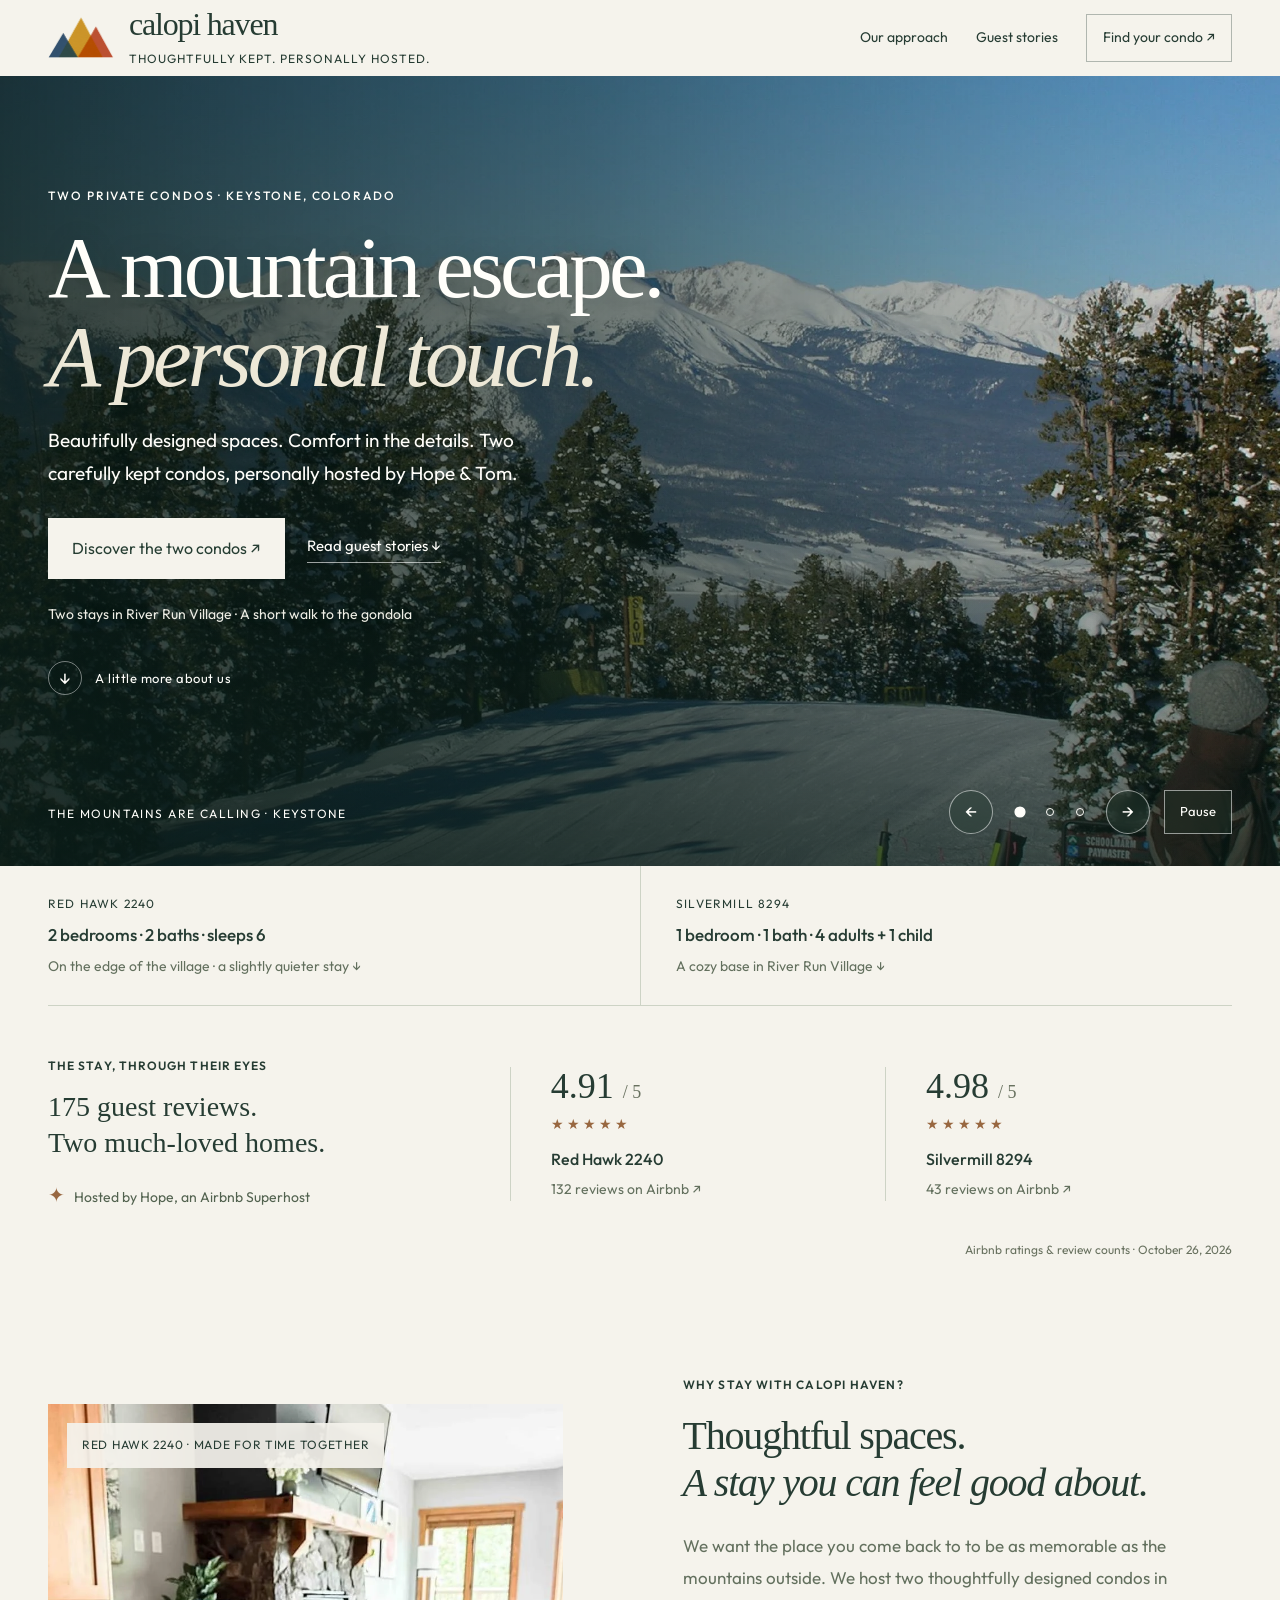
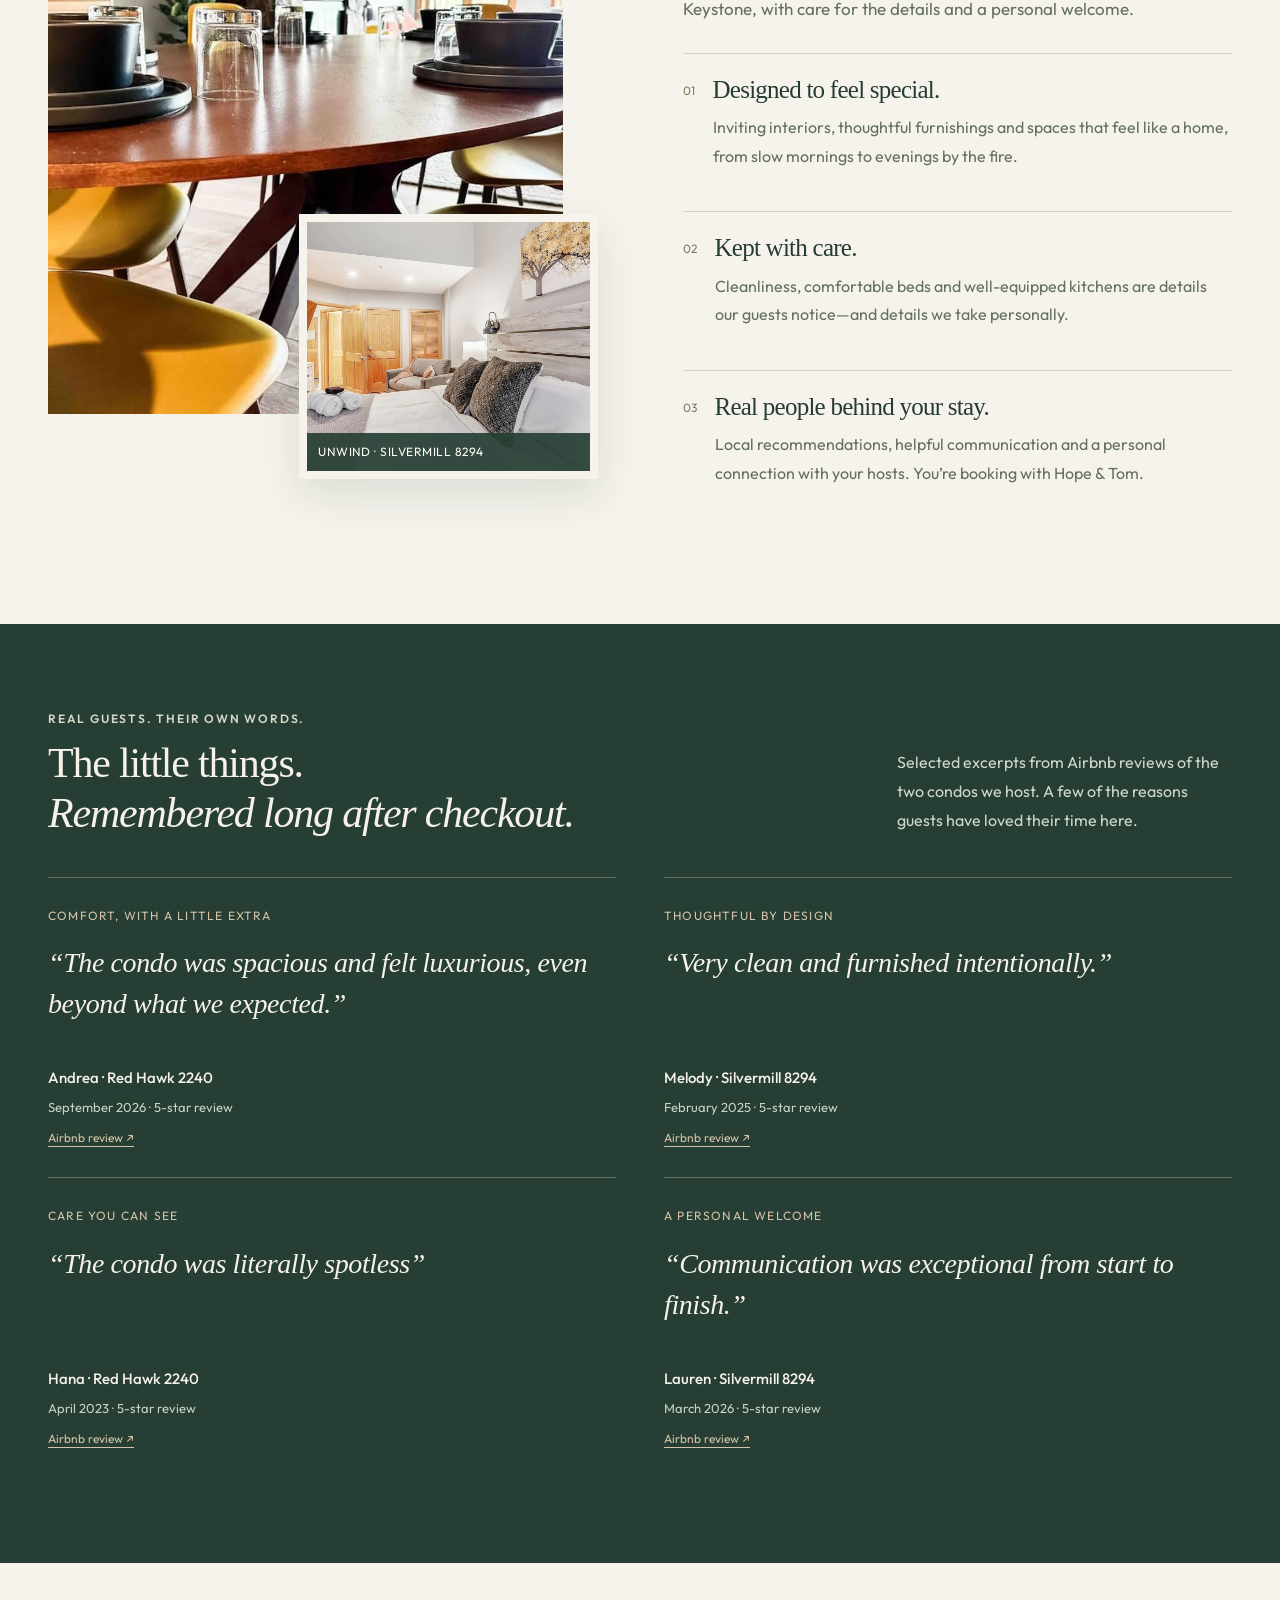
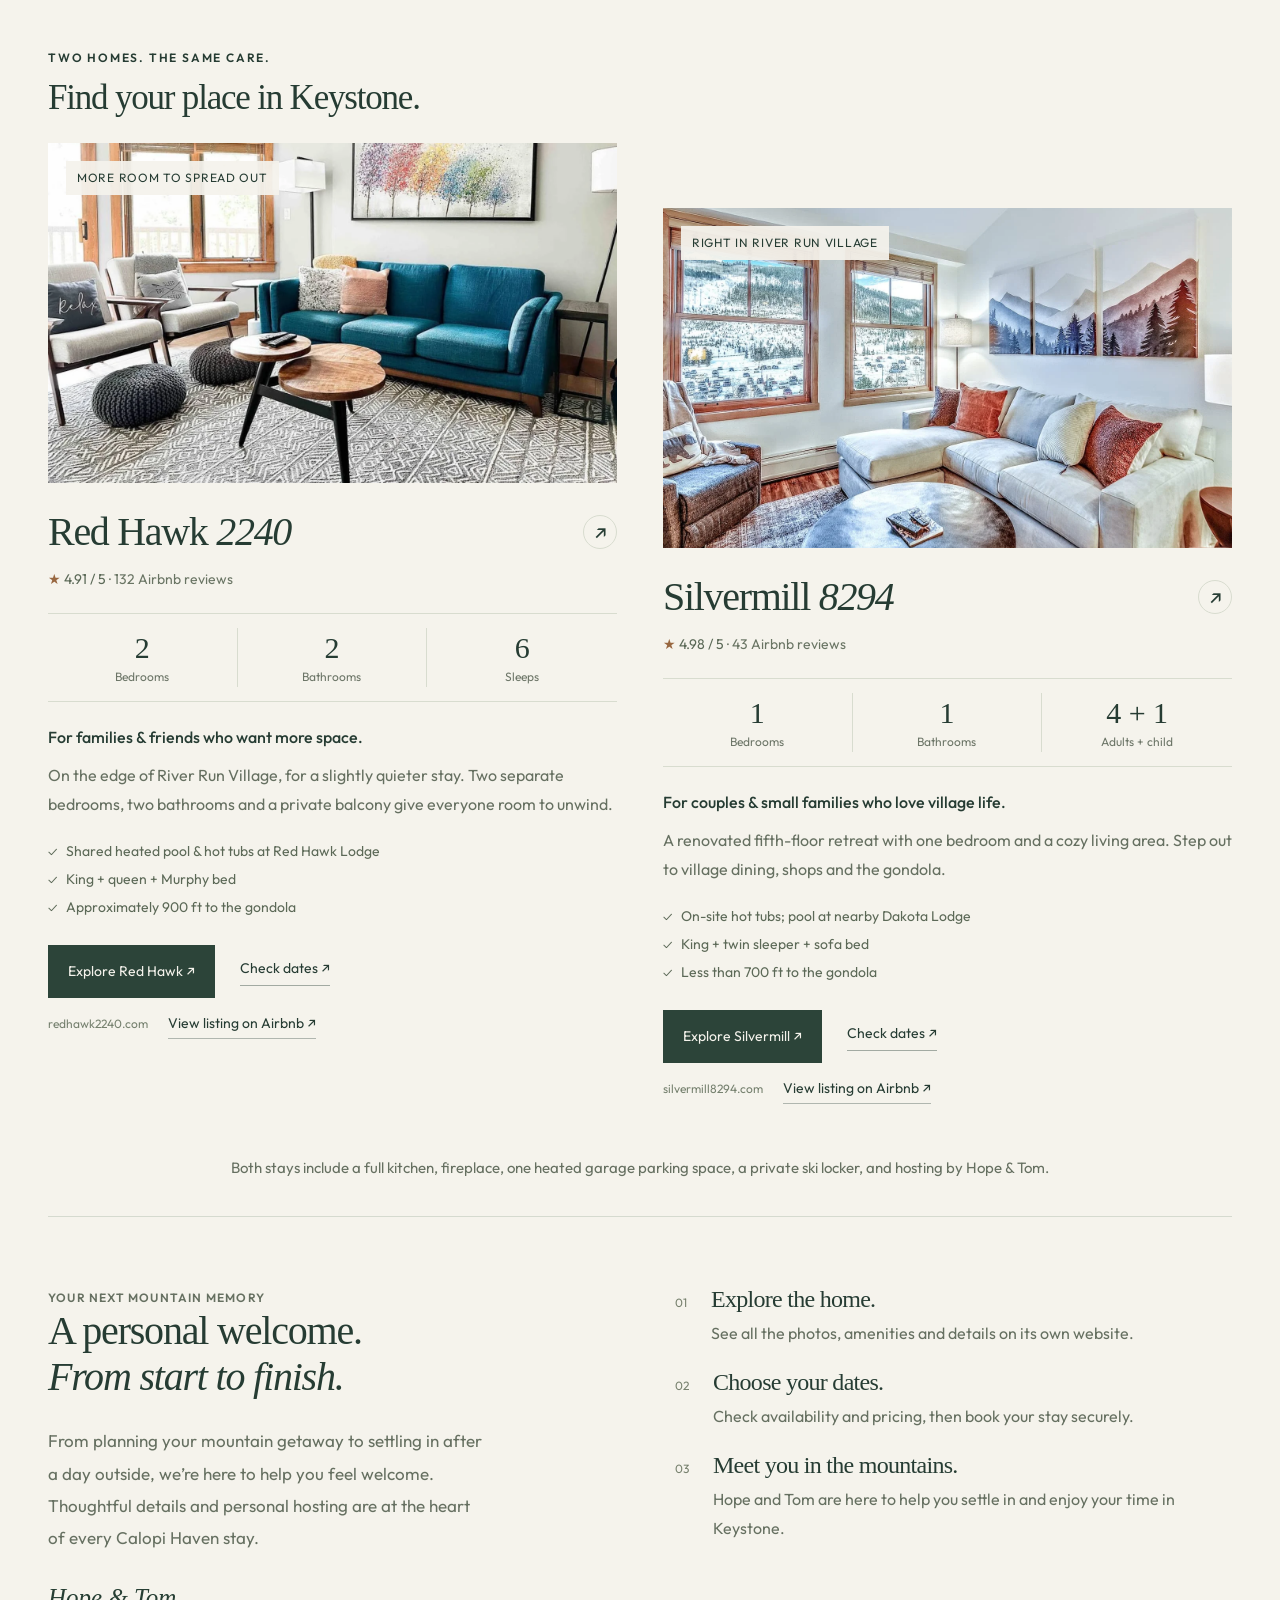
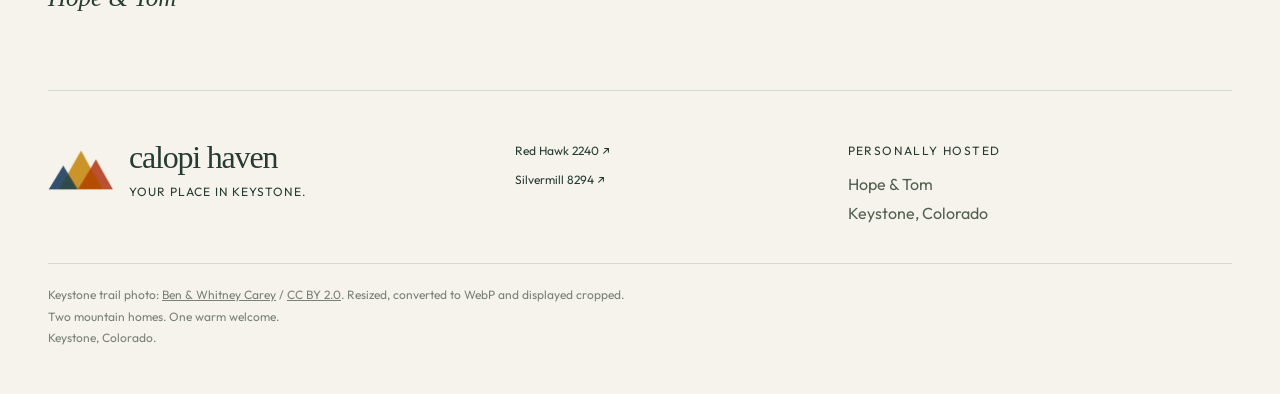
<file: index.html>
<!DOCTYPE html>

<html lang="en"><head><meta charset="utf-8"/><meta content="width=device-width,initial-scale=1" name="viewport"/><meta content="noindex,nofollow" name="robots"/><title>Calopi Haven | Thoughtfully designed Keystone stays</title><meta content="Beautifully designed, carefully maintained Keystone condos, personally hosted by Hope &amp; Tom. Discover why guests love Red Hawk 2240 and Silvermill 8294, then choose your mountain stay." name="description"/><link href="assets/mountains-favicon-transparent.png" rel="icon" type="image/png"/><link href="styles.css" rel="stylesheet"/><link href="calopi.css" rel="stylesheet"/></head><body class="alpine haven"><a class="skip-link" href="#main">Skip to content</a><header class="haven-header"><a aria-label="Calopi Haven home" class="haven-brand" data-preview-path="index.html" href="https://calopihaven.com/"><img alt="" class="calopi-logo" height="350" src="assets/mountains-logo-transparent.png" width="535"/><span>calopi haven<small>THOUGHTFULLY KEPT. PERSONALLY HOSTED.</small></span></a><nav aria-label="Main navigation"><a href="#experience">Our approach</a><a href="#reviews">Guest stories</a><a class="haven-outline" href="#stays">Find your condo ↗</a></nav></header><main id="main"><section aria-label="A personal mountain escape" class="choice-hero immersive-hero"><div class="choice-hero-copy"><p class="eyebrow">TWO PRIVATE CONDOS · KEYSTONE, COLORADO</p><h1>A mountain escape.<br/><em>A personal touch.</em></h1><p>Beautifully designed spaces. Comfort in the details. Two carefully kept condos, personally hosted by Hope &amp; Tom.</p><div class="hero-actions"><a class="haven-dark-button" href="#stays">Discover the two condos ↗</a><a class="haven-text-link" href="#reviews">Read guest stories ↓</a></div><p class="hero-location">Two stays in River Run Village · A short walk to the gondola</p><a class="hero-scroll" href="#experience"><span aria-hidden="true">↓</span> A little more about us</a></div><div aria-label="A glimpse of our Keystone stays" aria-roledescription="carousel" class="haven-slider hero-slideshow" data-autoplay="true" data-slider="" role="region" tabindex="0"><div class="slider-window"><div class="slider-track"><div aria-label="1 of 3" aria-roledescription="slide" class="slider-frame" data-caption="THE MOUNTAINS ARE CALLING · KEYSTONE" role="group"><img alt="A skier on the Schoolmarm trail at Keystone, overlooking the snowy Tenmile Range" fetchpriority="high" height="1532" src="assets/keystone-schoolmarm.webp" width="2048"/></div><div aria-label="2 of 3" aria-roledescription="slide" class="slider-frame" data-caption="ROOM TO COME TOGETHER · RED HAWK 2240" role="group"><img alt="Red Hawk’s thoughtfully designed living room, with a teal sofa, fireplace and space to gather" fetchpriority="low" height="1080" src="assets/photo-01.webp" width="1440"/></div><div aria-label="3 of 3" aria-roledescription="slide" class="slider-frame" data-caption="YOUR VILLAGE RETREAT · SILVERMILL 8294" role="group"><img alt="Silvermill’s inviting living room with bright windows and mountain-inspired artwork" fetchpriority="low" height="1080" src="assets/silvermill/08.webp" width="1440"/></div></div></div><div aria-live="off" class="slider-caption">THE MOUNTAINS ARE CALLING · KEYSTONE</div><div class="slider-controls"><button aria-label="Previous photo" data-prev="" type="button">←</button><div aria-label="Choose a photo" class="slider-dots"></div><button aria-label="Next photo" data-next="" type="button">→</button><button aria-label="Pause slideshow" aria-pressed="false" data-pause="" type="button">Pause</button></div><span aria-atomic="true" aria-live="polite" class="slider-announcement sr-only"></span></div></section>
<div aria-label="Choose between our two properties" class="quick-choices haven-wrap"><a href="#redhawk"><span>RED HAWK 2240</span><strong>2 bedrooms · 2 baths · sleeps 6</strong><small>On the edge of the village · a slightly quieter stay ↓</small></a><a href="#silvermill"><span>SILVERMILL 8294</span><strong>1 bedroom · 1 bath · 4 adults + 1 child</strong><small>A cozy base in River Run Village ↓</small></a></div><section aria-label="Airbnb guest ratings" class="guest-proof haven-wrap"><div class="proof-intro"><span class="eyebrow">THE STAY, THROUGH THEIR EYES</span><strong>175 guest reviews.<br/>Two much-loved homes.</strong><p class="superhost-note"><span aria-hidden="true">✦</span> Hosted by Hope, an Airbnb Superhost</p></div><a href="https://www.airbnb.com/rooms/45842208?modal=REVIEWS" rel="noopener" target="_blank"><span class="rating-number">4.91 <small>/ 5</small></span><span aria-label="Airbnb rating" class="rating-stars">★★★★★</span><strong>Red Hawk 2240</strong><span>132 reviews on Airbnb ↗</span></a><a href="https://www.airbnb.com/rooms/1237080165740047360?modal=REVIEWS" rel="noopener" target="_blank"><span class="rating-number">4.98 <small>/ 5</small></span><span aria-label="Airbnb rating" class="rating-stars">★★★★★</span><strong>Silvermill 8294</strong><span>43 reviews on Airbnb ↗</span></a><p class="proof-date">Airbnb ratings &amp; review counts · October 26, 2026</p></section>
<section class="experience-section haven-wrap" id="experience"><div class="experience-photo photo-composition" data-reveal="left"><img alt="Thoughtfully styled Red Hawk dining space with mountain-inspired colors and a table for gathering" height="1080" loading="lazy" src="assets/photo-03.webp" width="1440"/><span>RED HAWK 2240 · MADE FOR TIME TOGETHER</span><figure class="floating-photo"><img alt="Silvermill’s king bedroom, with soft bedding and carefully chosen furnishings" height="1080" loading="lazy" src="assets/silvermill/21.webp" width="1440"/><figcaption>UNWIND · SILVERMILL 8294</figcaption></figure></div><div class="experience-copy" data-reveal="right"><p class="eyebrow">WHY STAY WITH CALOPI HAVEN?</p><h2>Thoughtful spaces.<br/><em>A stay you can feel good about.</em></h2><p>We want the place you come back to to be as memorable as the mountains outside. We host two thoughtfully designed condos in Keystone, with care for the details and a personal welcome.</p><div class="care-point"><span>01</span><div><h3>Designed to feel special.</h3><p>Inviting interiors, thoughtful furnishings and spaces that feel like a home, from slow mornings to evenings by the fire.</p></div></div><div class="care-point"><span>02</span><div><h3>Kept with care.</h3><p>Cleanliness, comfortable beds and well-equipped kitchens are details our guests notice—and details we take personally.</p></div></div><div class="care-point"><span>03</span><div><h3>Real people behind your stay.</h3><p>Local recommendations, helpful communication and a personal connection with your hosts. You’re booking with Hope &amp; Tom.</p></div></div></div></section><section class="reviews-section" id="reviews"><div class="haven-wrap"><div class="haven-section-top"><div><p class="eyebrow">REAL GUESTS. THEIR OWN WORDS.</p><h2>The little things.<br/><em>Remembered long after checkout.</em></h2></div><p class="reviews-intro">Selected excerpts from Airbnb reviews of the two condos we host. A few of the reasons guests have loved their time here.</p></div><div class="review-grid"><figure class="guest-review" data-reveal="left"><p class="review-theme">COMFORT, WITH A LITTLE EXTRA</p><blockquote>“The condo was spacious and felt luxurious, even beyond what we expected.”</blockquote><figcaption><strong>Andrea · Red Hawk 2240</strong><span>September 2026 · 5-star review</span><a href="https://www.airbnb.com/rooms/45842208?modal=REVIEWS" rel="noopener" target="_blank">Airbnb review ↗</a></figcaption></figure><figure class="guest-review" data-reveal="right"><p class="review-theme">THOUGHTFUL BY DESIGN</p><blockquote>“Very clean and furnished intentionally.”</blockquote><figcaption><strong>Melody · Silvermill 8294</strong><span>February 2025 · 5-star review</span><a href="https://www.airbnb.com/rooms/1237080165740047360?modal=REVIEWS" rel="noopener" target="_blank">Airbnb review ↗</a></figcaption></figure><figure class="guest-review" data-reveal="left"><p class="review-theme">CARE YOU CAN SEE</p><blockquote>“The condo was literally spotless”</blockquote><figcaption><strong>Hana · Red Hawk 2240</strong><span>April 2023 · 5-star review</span><a href="https://www.airbnb.com/rooms/45842208?modal=REVIEWS" rel="noopener" target="_blank">Airbnb review ↗</a></figcaption></figure><figure class="guest-review" data-reveal="right"><p class="review-theme">A PERSONAL WELCOME</p><blockquote>“Communication was exceptional from start to finish.”</blockquote><figcaption><strong>Lauren · Silvermill 8294</strong><span>March 2026 · 5-star review</span><a href="https://www.airbnb.com/rooms/1237080165740047360?modal=REVIEWS" rel="noopener" target="_blank">Airbnb review ↗</a></figcaption></figure></div></div></section><section class="haven-stays haven-wrap" id="stays"><div class="haven-section-top"><div><p class="eyebrow">TWO HOMES. THE SAME CARE.</p><h2>Find your place in Keystone.</h2></div></div><div class="haven-properties"><article class="haven-property" data-reveal="left" id="redhawk"><a class="haven-property-photo" data-preview-path="redhawk.html" href="https://redhawk2240.com/"><img alt="Red Hawk living room with teal sofa and separate dining area" height="1080" src="assets/photo-01.webp" width="1440"/><span>MORE ROOM TO SPREAD OUT</span></a><div class="property-content"><div class="haven-property-heading"><h3>Red Hawk <em>2240</em></h3><a aria-label="Explore Red Hawk 2240" data-preview-path="redhawk.html" href="https://redhawk2240.com/">↗</a></div><p class="property-rating"><span aria-hidden="true">★</span> 4.91 / 5 <span>· 132 Airbnb reviews</span></p><dl class="property-numbers"><div><dt>Bedrooms</dt><dd>2</dd></div><div><dt>Bathrooms</dt><dd>2</dd></div><div><dt>Sleeps</dt><dd>6</dd></div></dl><p class="best-for">For families &amp; friends who want more space.</p><p class="property-intro">On the edge of River Run Village, for a slightly quieter stay. Two separate bedrooms, two bathrooms and a private balcony give everyone room to unwind.</p><ul><li>Shared heated pool &amp; hot tubs at Red Hawk Lodge</li><li>King + queen + Murphy bed</li><li>Approximately 900 ft to the gondola</li></ul><div class="haven-property-actions"><a class="haven-dark-button" data-preview-path="redhawk.html" href="https://redhawk2240.com/">Explore Red Hawk ↗</a><a class="haven-text-link" data-preview-path="redhawk.html#book" href="https://redhawk2240.com/#book">Check dates ↗</a></div><a class="haven-domain" data-preview-path="redhawk.html" href="https://redhawk2240.com/">redhawk2240.com</a><a class="airbnb-listing-link" href="https://www.airbnb.com/rooms/45842208" rel="noopener" target="_blank">View listing on Airbnb ↗</a></div></article><article class="haven-property" data-reveal="right" id="silvermill"><a class="haven-property-photo" data-preview-path="silvermill.html" href="https://silvermill8294.com/"><img alt="Silvermill living room with bright windows overlooking River Run Village" height="1080" src="assets/silvermill/08.webp" width="1440"/><span>RIGHT IN RIVER RUN VILLAGE</span></a><div class="property-content"><div class="haven-property-heading"><h3>Silvermill <em>8294</em></h3><a aria-label="Explore Silvermill 8294" data-preview-path="silvermill.html" href="https://silvermill8294.com/">↗</a></div><p class="property-rating"><span aria-hidden="true">★</span> 4.98 / 5 <span>· 43 Airbnb reviews</span></p><dl class="property-numbers"><div><dt>Bedrooms</dt><dd>1</dd></div><div><dt>Bathrooms</dt><dd>1</dd></div><div><dt>Adults + child</dt><dd>4 + 1</dd></div></dl><p class="best-for">For couples &amp; small families who love village life.</p><p class="property-intro">A renovated fifth-floor retreat with one bedroom and a cozy living area. Step out to village dining, shops and the gondola.</p><ul><li>On-site hot tubs; pool at nearby Dakota Lodge</li><li>King + twin sleeper + sofa bed</li><li>Less than 700 ft to the gondola</li></ul><div class="haven-property-actions"><a class="haven-dark-button" data-preview-path="silvermill.html" href="https://silvermill8294.com/">Explore Silvermill ↗</a><a class="haven-text-link" data-preview-path="silvermill.html#book" href="https://silvermill8294.com/#book">Check dates ↗</a></div><a class="haven-domain" data-preview-path="silvermill.html" href="https://silvermill8294.com/">silvermill8294.com</a><a class="airbnb-listing-link" href="https://www.airbnb.com/rooms/1237080165740047360" rel="noopener" target="_blank">View listing on Airbnb ↗</a></div></article></div><p class="haven-booking-note">Both stays include a full kitchen, fireplace, one heated garage parking space, a private ski locker, and hosting by Hope &amp; Tom.</p></section>
<section class="booking-how haven-wrap" data-reveal="left"><div><p class="eyebrow">YOUR NEXT MOUNTAIN MEMORY</p><h2>A personal welcome.<br/><em>From start to finish.</em></h2><p class="family-story">From planning your mountain getaway to settling in after a day outside, we’re here to help you feel welcome. Thoughtful details and personal hosting are at the heart of every Calopi Haven stay.</p><p class="family-signature">Hope &amp; Tom</p></div><ol><li><span>01</span><div><h3>Explore the home.</h3><p>See all the photos, amenities and details on its own website.</p></div></li><li><span>02</span><div><h3>Choose your dates.</h3><p>Check availability and pricing, then book your stay securely.</p></div></li><li><span>03</span><div><h3>Meet you in the mountains.</h3><p>Hope and Tom are here to help you settle in and enjoy your time in Keystone.</p></div></li></ol></section></main><footer class="haven-footer haven-wrap"><div class="haven-brand"><img alt="" class="calopi-logo" height="350" src="assets/mountains-logo-transparent.png" width="535"/><span>calopi haven<small>YOUR PLACE IN KEYSTONE.</small></span></div><div><a data-preview-path="redhawk.html" href="https://redhawk2240.com/">Red Hawk 2240 ↗</a><a data-preview-path="silvermill.html" href="https://silvermill8294.com/">Silvermill 8294 ↗</a></div><div><span>PERSONALLY HOSTED</span><p class="footer-hosts">Hope &amp; Tom<br/>Keystone, Colorado</p></div><p class="photo-credit">Keystone trail photo: <a href="https://commons.wikimedia.org/wiki/File:Tenmile_Ridge_from_Schoolmarm_Trail,_Keystone_Resort.jpg" rel="noopener" target="_blank">Ben &amp; Whitney Carey</a> / <a href="https://creativecommons.org/licenses/by/2.0/" rel="noopener" target="_blank">CC BY 2.0</a>. Resized, converted to WebP and displayed cropped.<br/>Two mountain homes. One warm welcome.<br/>Keystone, Colorado.</p></footer><script src="site.js"></script><script src="calopi.js"></script></body></html>
</file>
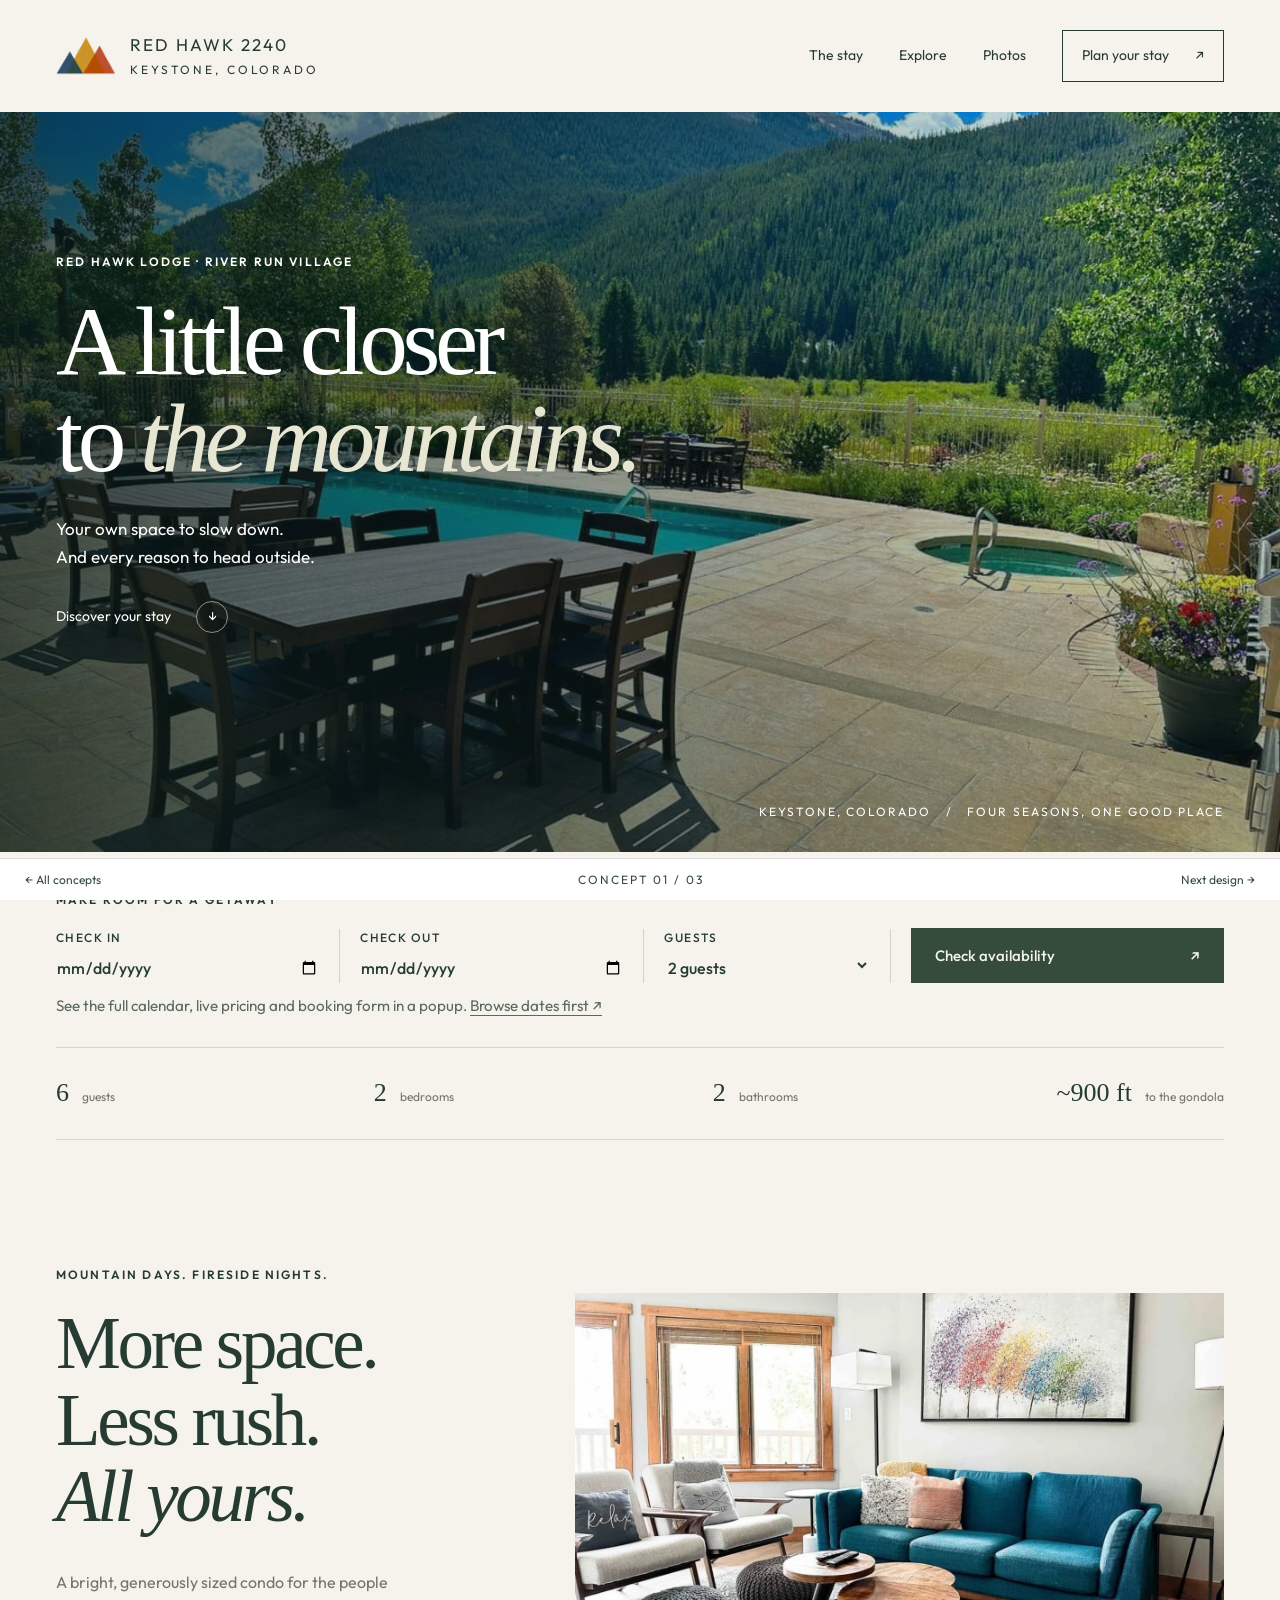
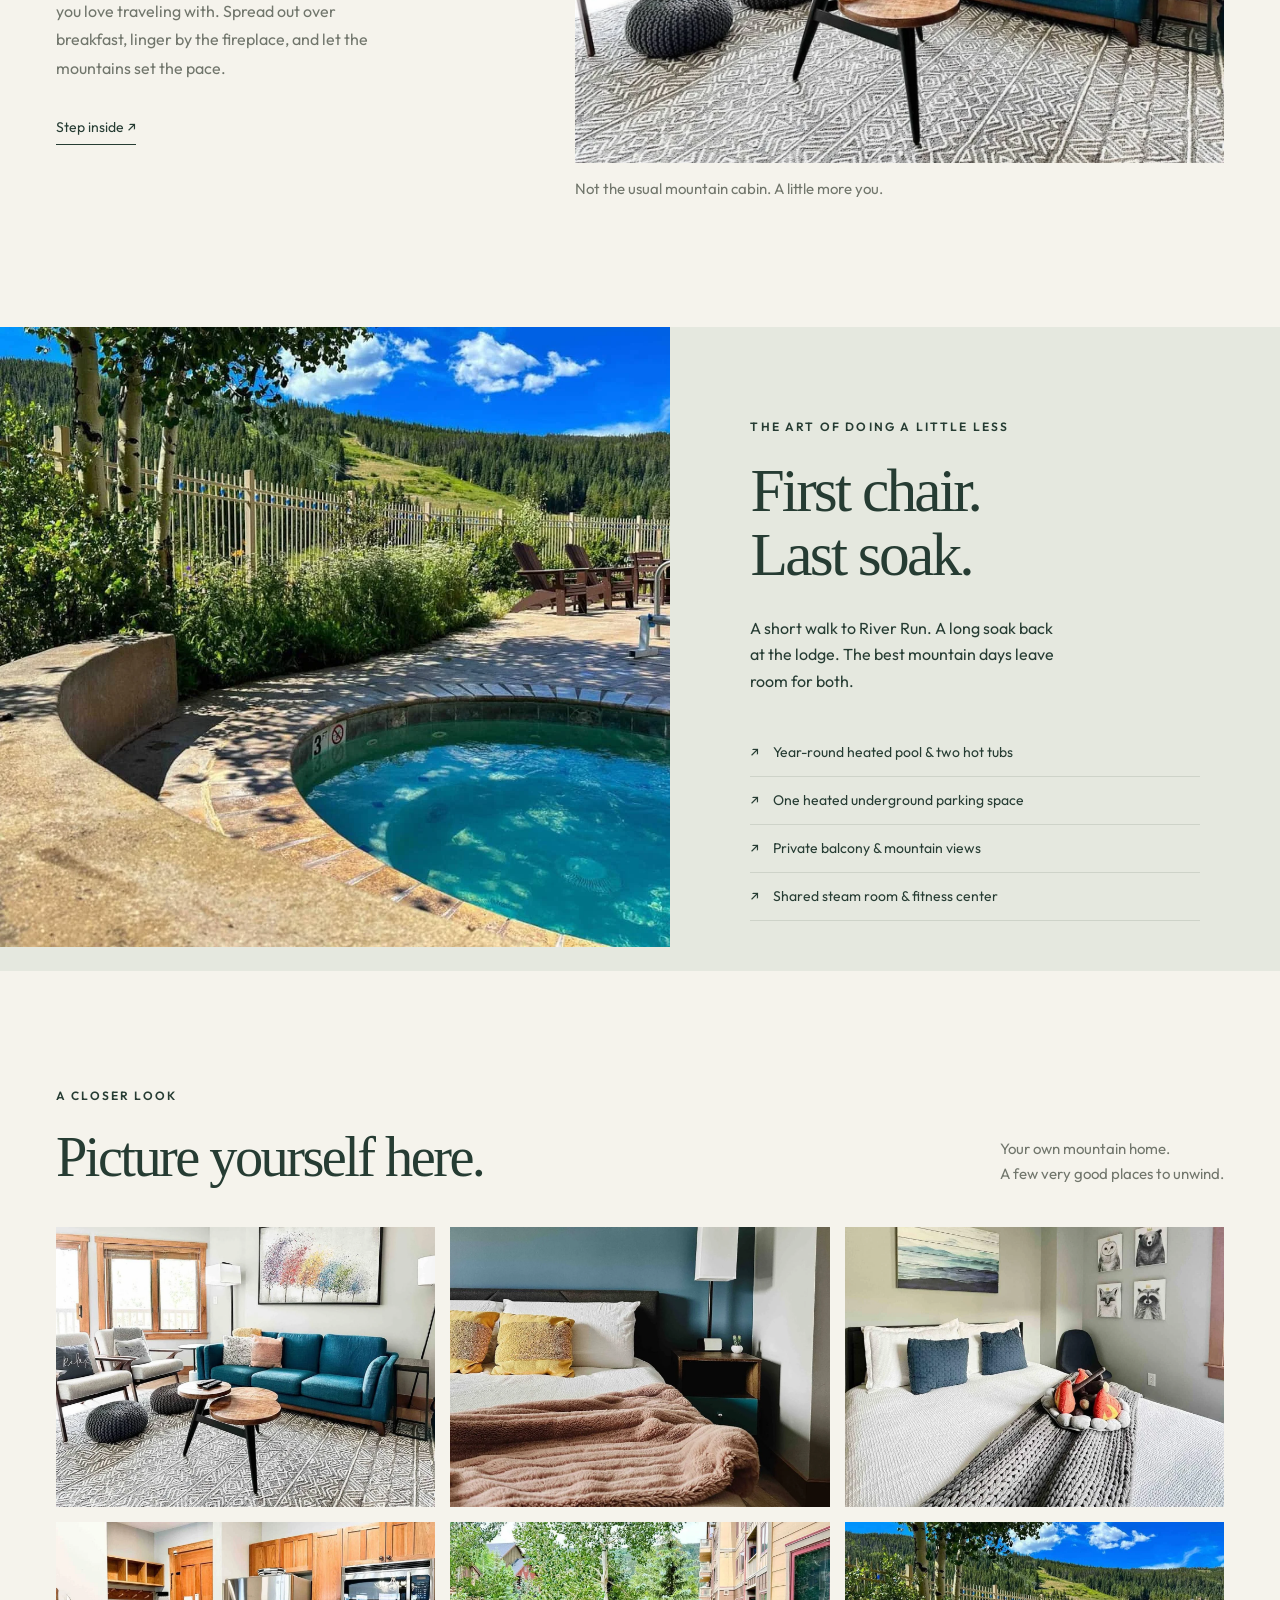
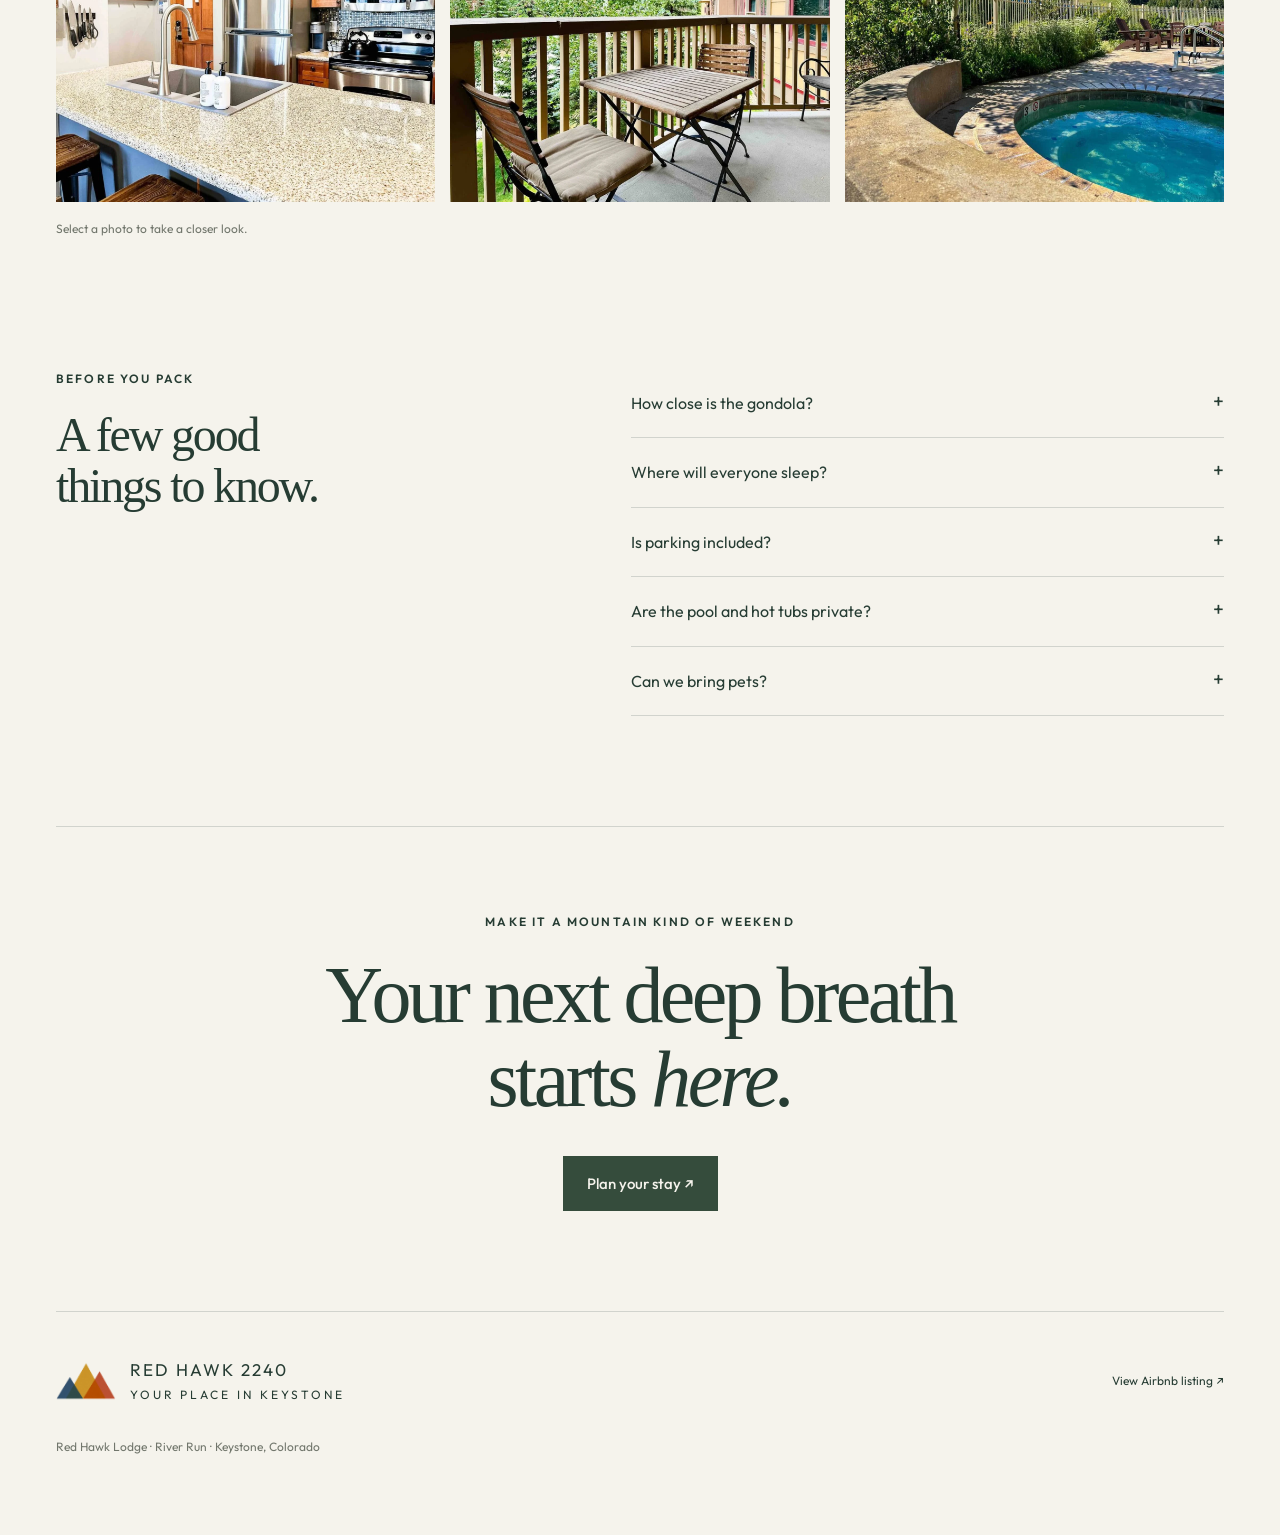
<file: alpine.html>
<!doctype html><html lang="en"><head><meta charset="utf-8"><meta name="viewport" content="width=device-width, initial-scale=1"><meta name="robots" content="noindex,nofollow"><title>The Alpine Edit | Red Hawk 2240</title><meta name="description" content="A Red Hawk 2240 direct-booking design concept, featuring the actual Keystone condo."><link rel="icon" href="assets/mountains-favicon-transparent.png" type="image/png"><link rel="stylesheet" href="styles.css"></head><body class="alpine"><a class="skip-link" href="#main">Skip to content</a><header class="site-header"><a class="brand" href="alpine.html"><img class="calopi-logo" src="assets/mountains-logo-transparent.png" width="535" height="350" alt=""><span>RED HAWK <b>2240</b><small>KEYSTONE, COLORADO</small></span></a><nav aria-label="Main navigation"><a href="#stay">The stay</a><a href="#explore">Explore</a><a href="#gallery">Photos</a><a class="nav-book" href="#book">Plan your stay <span>↗</span></a></nav></header><main id="main"><section class="alpine-hero"><img class="hero-image" src="assets/photo-00.webp" alt="Heated pool and sunlit mountains at Red Hawk Lodge" loading="eager" width="1440" height="1080"><div class="hero-shade"></div><div class="alpine-hero-copy wrap"><p class="eyebrow">RED HAWK LODGE · RIVER RUN VILLAGE</p><h1>A little closer<br>to <em>the mountains.</em></h1><p>Your own space to slow down.<br>And every reason to head outside.</p><a class="hero-link" href="#stay">Discover your stay <span>↓</span></a></div><span class="hero-coordinate">KEYSTONE, COLORADO &nbsp; / &nbsp; FOUR SEASONS, ONE GOOD PLACE</span></section><section class="alpine-book wrap" id="book"><p class="eyebrow">MAKE ROOM FOR A GETAWAY</p><form class="booking-form" data-property-name="Red Hawk 2240" target="_blank" rel="noopener" action="https://app.ownerrez.com/widgets/f13cd4d5594545a4b410a094355b8b4d" method="get"><input type="hidden" name="view" value="form"><input type="hidden" name="propertyKey" value="bc7244c04d284b70baab4dede8d52fb0"><label>CHECK IN<input type="date" name="or_arrival" required aria-label="Check-in date"></label><label>CHECK OUT<input type="date" name="or_departure" required aria-label="Check-out date"></label><label>GUESTS<select name="or_guests" aria-label="Guests"><option value="1" >1 guest</option><option value="2" selected>2 guests</option><option value="3" >3 guests</option><option value="4" >4 guests</option><option value="5" >5 guests</option><option value="6" >6 guests</option></select></label><button class="button" type="submit">Check availability <span>↗</span></button><p class="date-error" role="alert"></p></form><p class="booking-handoff">See the full calendar, live pricing and booking form in a popup. <a class="booking-calendar-link" data-booking-window href="https://app.ownerrez.com/widgets/f13cd4d5594545a4b410a094355b8b4d?view=form&amp;propertyKey=bc7244c04d284b70baab4dede8d52fb0" target="_blank" rel="noopener">Browse dates first ↗</a></p><a class="booking-window-fallback" target="_blank" rel="noopener" hidden>Open the booking window ↗</a></section><div class="facts wrap"><span><b>6</b> guests</span><span><b>2</b> bedrooms</span><span><b>2</b> bathrooms</span><span><b>~900 ft</b> to the gondola</span></div><section class="editorial wrap" id="stay"><div><p class="eyebrow">MOUNTAIN DAYS. FIRESIDE NIGHTS.</p><h2>More space.<br>Less rush.<br><em>All yours.</em></h2><p>A bright, generously sized condo for the people you love traveling with. Spread out over breakfast, linger by the fireplace, and let the mountains set the pace.</p><a class="underlink" href="#gallery">Step inside ↗</a></div><figure><button class="photo " data-photo="assets/photo-01.webp" data-caption="Contemporary living room with teal sofa and warm wood finishes" aria-label="Enlarge: Contemporary living room with teal sofa and warm wood finishes"><img class="" src="assets/photo-01.webp" alt="Contemporary living room with teal sofa and warm wood finishes" loading="lazy" width="1440" height="1080"></button><figcaption>Not the usual mountain cabin. A little more you.</figcaption></figure></section><section class="amenity-story" id="explore"><div class="amenity-photo"><img class="" src="assets/photo-24.webp" alt="Outdoor hot tub surrounded by aspens and mountain scenery" loading="lazy" width="1440" height="1080"></div><div><p class="eyebrow">THE ART OF DOING A LITTLE LESS</p><h2>First chair.<br>Last soak.</h2><p>A short walk to River Run. A long soak back at the lodge. The best mountain days leave room for both.</p><ul class="amenity-list"><li>Year-round heated pool & two hot tubs</li><li>One heated underground parking space</li><li>Private balcony & mountain views</li><li>Shared steam room & fitness center</li></ul></div></section><section class="gallery-section wrap" id="gallery"><div class="section-top"><div><p class="eyebrow">A CLOSER LOOK</p><h2>Picture yourself here.</h2></div><p>Your own mountain home.<br>A few very good places to unwind.</p></div><div class="gallery-grid"><button class="photo " data-photo="assets/photo-01.webp" data-caption="Bright living room with teal sofa and mountain light" aria-label="Enlarge: Bright living room with teal sofa and mountain light"><img class="" src="assets/photo-01.webp" alt="Bright living room with teal sofa and mountain light" loading="lazy" width="1440" height="1080"></button><button class="photo " data-photo="assets/photo-09.webp" data-caption="King bedroom with an ensuite bathroom" aria-label="Enlarge: King bedroom with an ensuite bathroom"><img class="" src="assets/photo-09.webp" alt="King bedroom with an ensuite bathroom" loading="lazy" width="1440" height="1080"></button><button class="photo " data-photo="assets/photo-12.webp" data-caption="Queen bedroom with large windows" aria-label="Enlarge: Queen bedroom with large windows"><img class="" src="assets/photo-12.webp" alt="Queen bedroom with large windows" loading="lazy" width="1440" height="1080"></button><button class="photo " data-photo="assets/photo-14.webp" data-caption="Fully equipped kitchen and breakfast counter" aria-label="Enlarge: Fully equipped kitchen and breakfast counter"><img class="" src="assets/photo-14.webp" alt="Fully equipped kitchen and breakfast counter" loading="lazy" width="1440" height="1080"></button><button class="photo " data-photo="assets/photo-05.webp" data-caption="Private balcony framed by aspen trees" aria-label="Enlarge: Private balcony framed by aspen trees"><img class="" src="assets/photo-05.webp" alt="Private balcony framed by aspen trees" loading="lazy" width="1440" height="1080"></button><button class="photo " data-photo="assets/photo-24.webp" data-caption="Shared outdoor hot tub with mountain views" aria-label="Enlarge: Shared outdoor hot tub with mountain views"><img class="" src="assets/photo-24.webp" alt="Shared outdoor hot tub with mountain views" loading="lazy" width="1440" height="1080"></button></div><p class="gallery-note">Select a photo to take a closer look.</p></section><section class="faq wrap"><div><p class="eyebrow">BEFORE YOU PACK</p><h2>A few good<br>things to know.</h2></div><div><details><summary>How close is the gondola?</summary><p>Red Hawk Lodge sits on the edge of River Run Village for a slightly quieter stay, approximately 900 feet from the River Run Gondola.</p></details><details><summary>Where will everyone sleep?</summary><p>A king bedroom, a queen bedroom and a fold-away Murphy bed give your group room to settle in. The condo accommodates up to six overnight guests, with two full bathrooms.</p></details><details><summary>Is parking included?</summary><p>One space in the heated underground garage is included. An elevator serves the building. Need additional space? Visit <a href="https://parkkeystone.com/" target="_blank" rel="noopener" class="parking-options-link">parkkeystone.com</a> for more parking options.</p></details><details><summary>Are the pool and hot tubs private?</summary><p>The heated pool, two hot tubs, steam room, fitness center and game room are shared Red Hawk Lodge amenities, subject to building access and maintenance.</p></details><details><summary>Can we bring pets?</summary><p>The current house rules do not allow pets or smoking. Please review the full rules and current conditions before reserving.</p></details></div></section><section class="closing wrap"><p class="eyebrow">MAKE IT A MOUNTAIN KIND OF WEEKEND</p><h2>Your next deep breath<br>starts <em>here.</em></h2><a class="button" href="#book">Plan your stay ↗</a></section></main><footer class="site-footer wrap"><a class="brand" href="alpine.html"><img class="calopi-logo" src="assets/mountains-logo-transparent.png" width="535" height="350" alt=""><span>RED HAWK <b>2240</b><small>YOUR PLACE IN KEYSTONE</small></span></a><div><a href="https://www.airbnb.com/rooms/45842208" target="_blank" rel="noopener">View Airbnb listing ↗</a></div><p>Red Hawk Lodge · River Run · Keystone, Colorado</p></footer><aside class="concept-bar" aria-label="Design concepts"><a href="index.html">← All concepts</a><span>CONCEPT 01 / 03</span><a href="gatherings.html">Next design →</a></aside><dialog class="lightbox"><button class="dialog-close" aria-label="Close photo">×</button><img alt=""><p></p><div class="lightbox-controls"><button data-direction="-1" aria-label="Previous photo">← Previous</button><button data-direction="1" aria-label="Next photo">Next →</button></div></dialog><dialog class="booking-dialog" aria-labelledby="booking-dialog-title"><div class="booking-dialog-header"><div><p class="eyebrow">AVAILABILITY &amp; PRICING</p><h2 id="booking-dialog-title">Plan your stay</h2></div><button type="button" class="dialog-close" aria-label="Close booking popup">×</button></div><p class="booking-loading" role="status">Loading calendar and pricing…</p><div class="booking-widget-scroll"><iframe scrolling="no" class="booking-widget-frame" title="Availability, pricing and booking form" referrerpolicy="strict-origin-when-cross-origin"></iframe></div><a class="booking-dialog-fallback" target="_blank" rel="noopener">Having trouble? Open the booking form separately ↗</a></dialog><script src="site.js"></script></body></html>
</file>
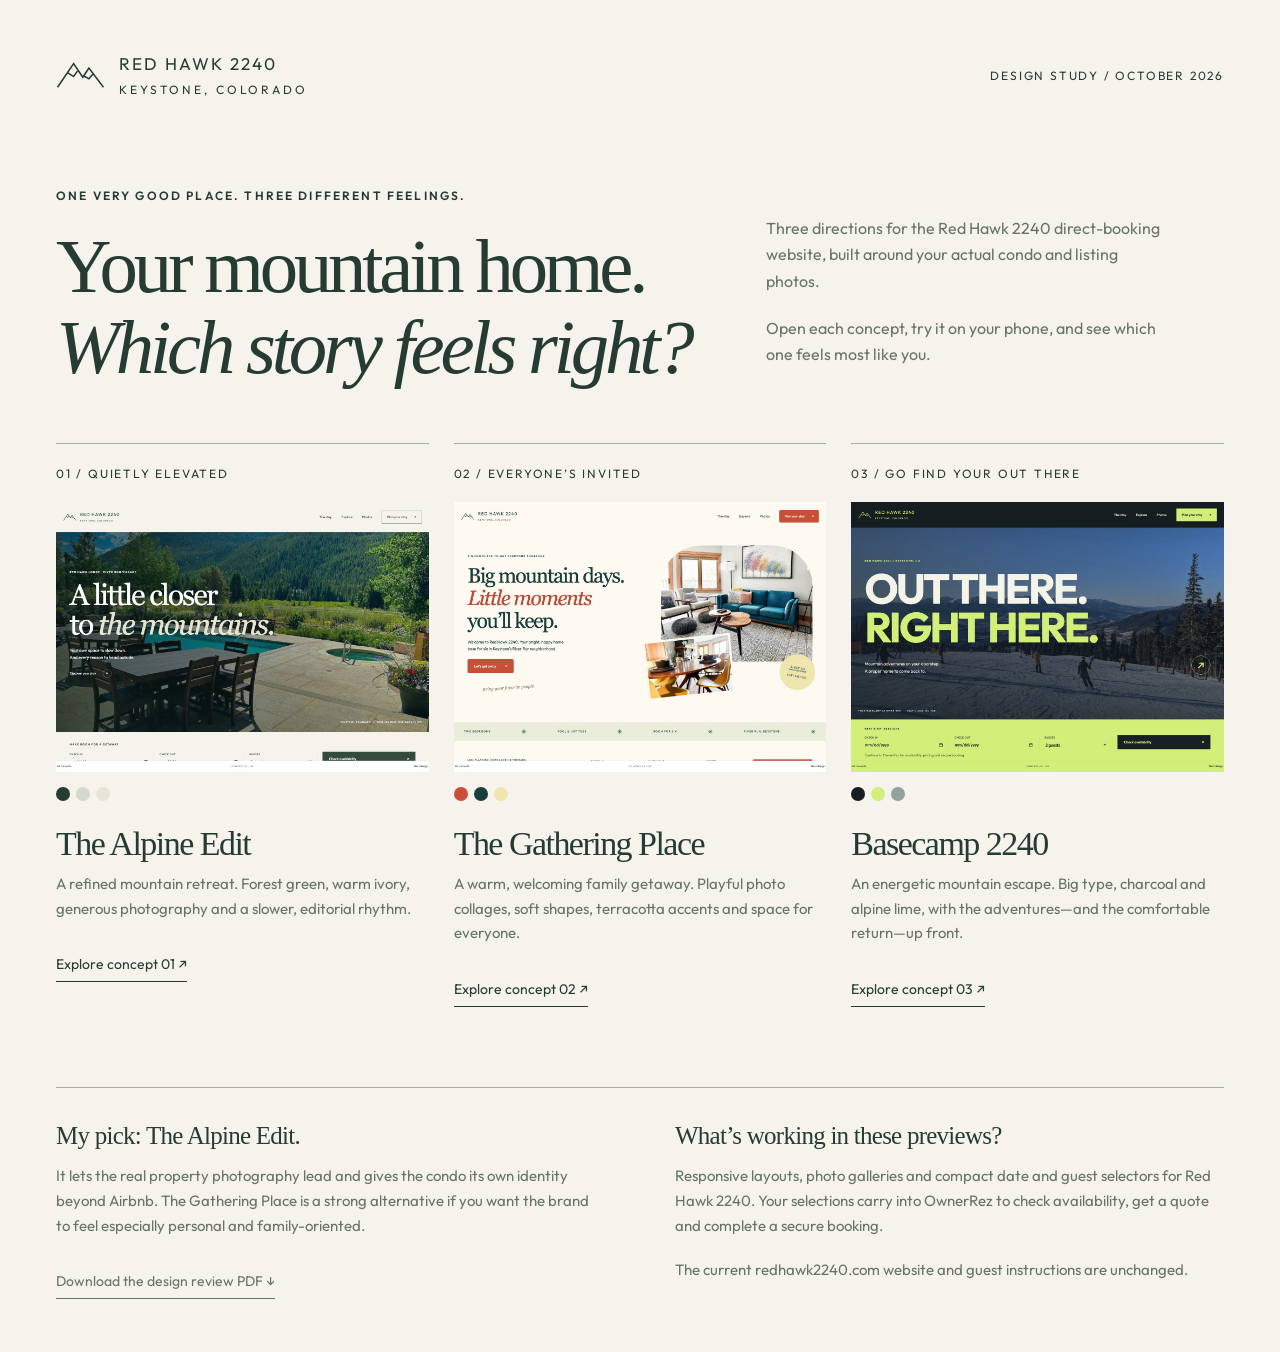
<file: concepts.html>
<!doctype html><html lang="en"><head><meta charset="utf-8"><meta name="viewport" content="width=device-width, initial-scale=1"><meta name="robots" content="noindex,nofollow"><title>Three ways to come home to Keystone | Red Hawk 2240</title><link rel="stylesheet" href="styles.css"><link rel="icon" href="assets/favicon.svg" type="image/svg+xml"></head><body class="comparison"><header class="comparison-header wrap"><a class="brand" href="index.html"><svg viewBox="0 0 64 40" aria-hidden="true"><path d="M2 36 23 5l12 18 8-12 19 25M15 17l8 5 5-7M36 21l7 4 5-6" fill="none" stroke="currentColor" stroke-width="2"/></svg><span>RED HAWK <b>2240</b><small>KEYSTONE, COLORADO</small></span></a><span>DESIGN STUDY / OCTOBER 2026</span></header><main><section class="comparison-intro wrap"><div><p class="eyebrow">ONE VERY GOOD PLACE. THREE DIFFERENT FEELINGS.</p><h1>Your mountain home.<br><em>Which story feels right?</em></h1></div><div><p>Three directions for the Red Hawk 2240 direct-booking website, built around your actual condo and listing photos.</p><p>Open each concept, try it on your phone, and see which one feels most like you.</p></div></section><section class="concept-cards wrap" aria-label="Compare the three concepts"><a class="concept-card" href="alpine.html"><span class="number">01 / QUIETLY ELEVATED</span><img src="previews/alpine-desktop.jpg" alt="The Alpine Edit website preview with a mountain pool photograph and elegant typography" width="720" height="500"><div class="swatches" aria-hidden="true"><i style="background:#263c33"></i><i style="background:#d4dacb"></i><i style="background:#e9e4d7"></i></div><h2>The Alpine Edit</h2><p>A refined mountain retreat. Forest green, warm ivory, generous photography and a slower, editorial rhythm.</p><span class="underlink">Explore concept 01 ↗</span></a><a class="concept-card" href="gatherings.html"><span class="number">02 / EVERYONE’S INVITED</span><img src="previews/gatherings-desktop.jpg" alt="The Gathering Place website preview with colorful room photos and warm family-focused design" width="720" height="500"><div class="swatches" aria-hidden="true"><i style="background:#c94f37"></i><i style="background:#193e3b"></i><i style="background:#efe5ae"></i></div><h2>The Gathering Place</h2><p>A warm, welcoming family getaway. Playful photo collages, soft shapes, terracotta accents and space for everyone.</p><span class="underlink">Explore concept 02 ↗</span></a><a class="concept-card" href="summit.html"><span class="number">03 / GO FIND YOUR OUT THERE</span><img src="previews/summit-desktop.jpg" alt="Basecamp 2240 website preview with bold lettering, snowy mountain scenery and lime accents" width="720" height="500"><div class="swatches" aria-hidden="true"><i style="background:#151d20"></i><i style="background:#d2ef79"></i><i style="background:#91a2a0"></i></div><h2>Basecamp 2240</h2><p>An energetic mountain escape. Big type, charcoal and alpine lime, with the adventures—and the comfortable return—up front.</p><span class="underlink">Explore concept 03 ↗</span></a></section><section class="comparison-note wrap"><div><h3>My pick: The Alpine Edit.</h3><p>It lets the real property photography lead and gives the condo its own identity beyond Airbnb. The Gathering Place is a strong alternative if you want the brand to feel especially personal and family-oriented.</p><a class="underlink" href="previews/Red-Hawk-2240-design-review.pdf">Download the design review PDF ↓</a></div><div><h3>What’s working in these previews?</h3><p>Responsive layouts, photo galleries and compact date and guest selectors for Red Hawk 2240. Your selections carry into OwnerRez to check availability, get a quote and complete a secure booking.</p><p>The current redhawk2240.com website and guest instructions are unchanged.</p></div></section></main></body></html>
</file>
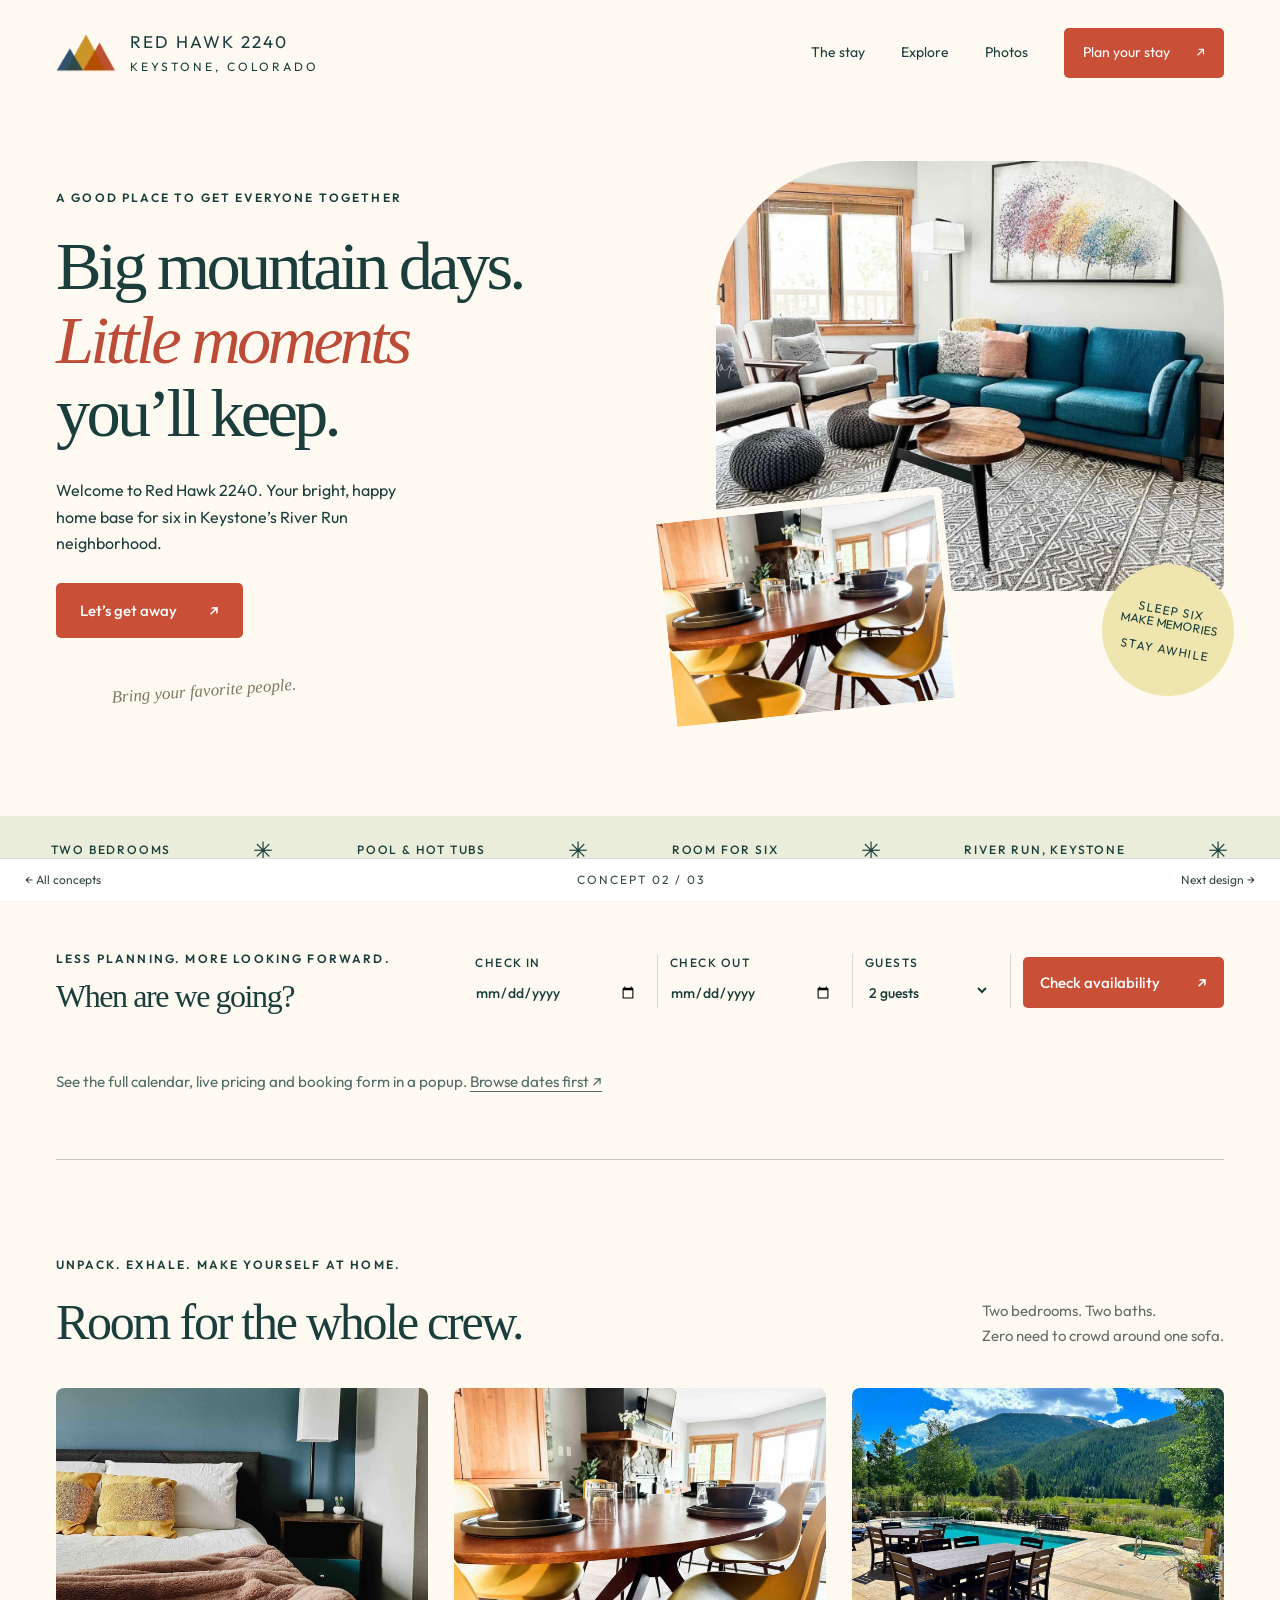
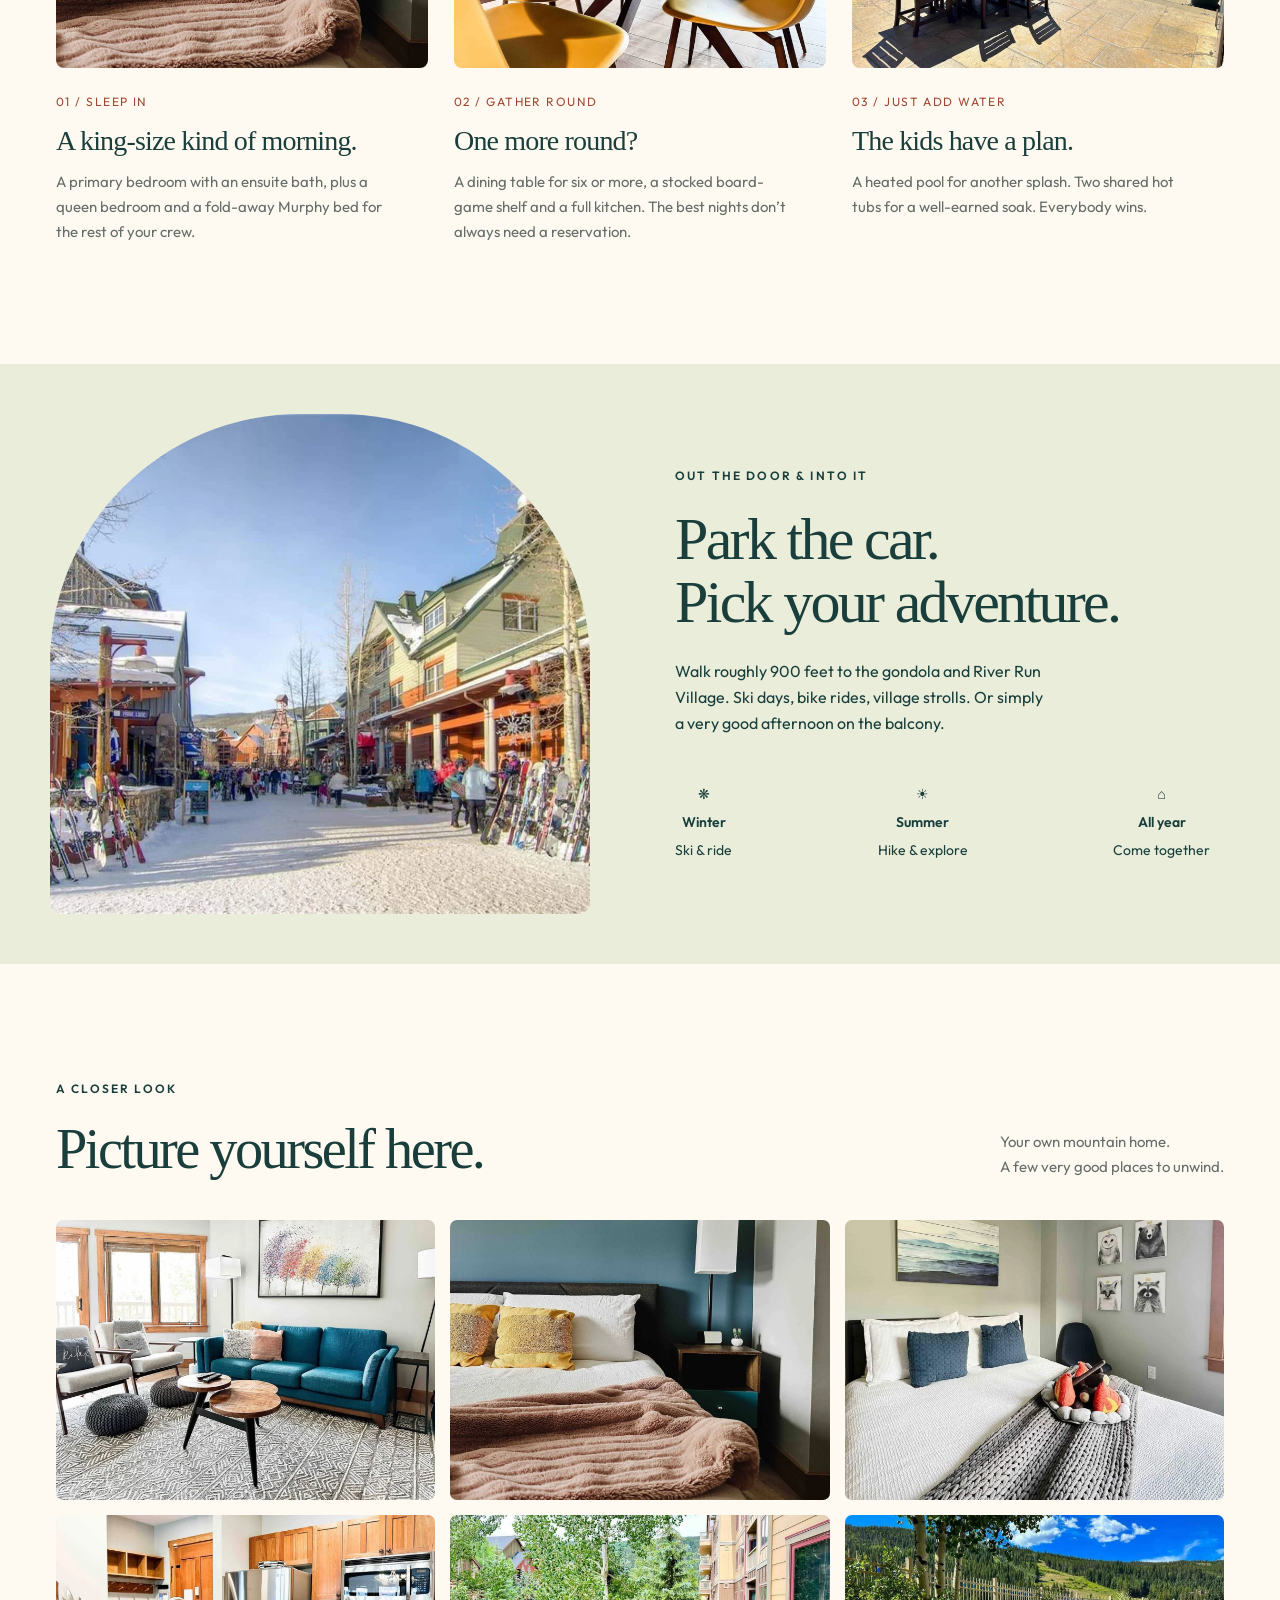
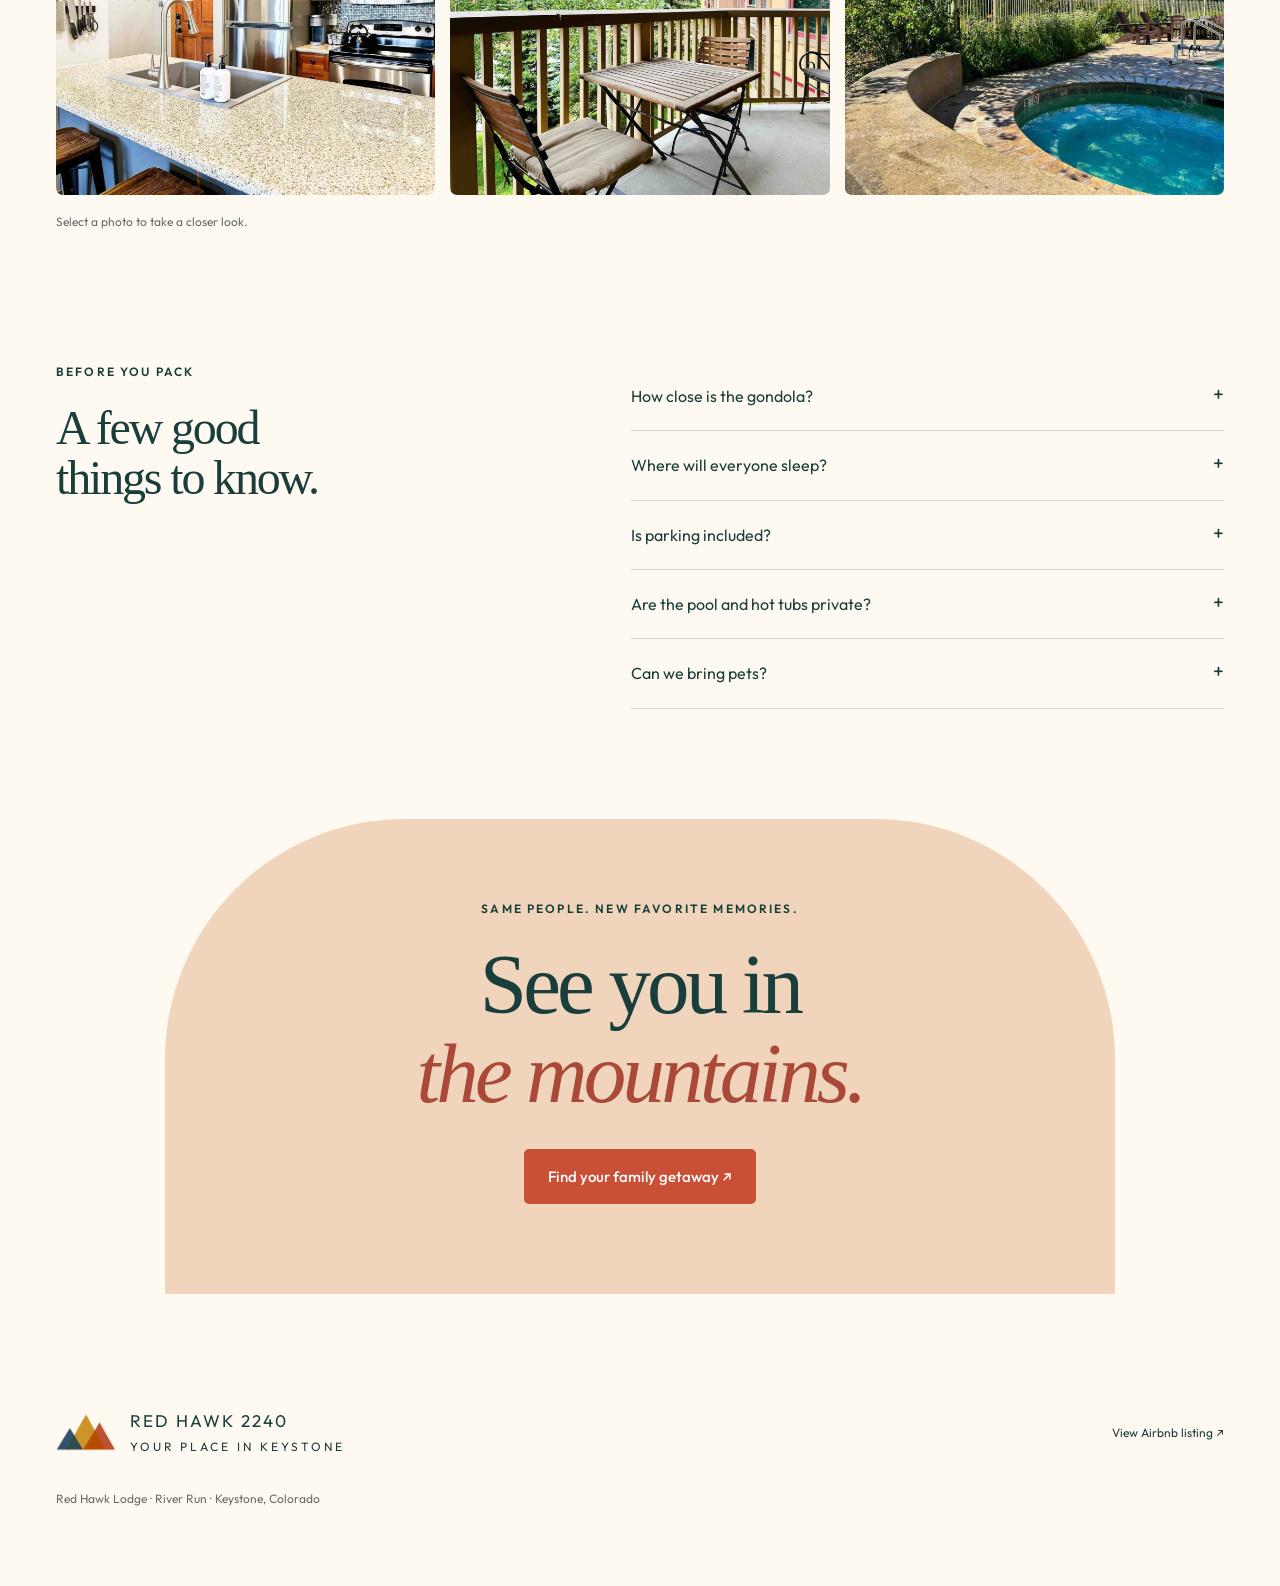
<file: gatherings.html>
<!doctype html><html lang="en"><head><meta charset="utf-8"><meta name="viewport" content="width=device-width, initial-scale=1"><meta name="robots" content="noindex,nofollow"><title>The Gathering Place | Red Hawk 2240</title><meta name="description" content="A Red Hawk 2240 direct-booking design concept, featuring the actual Keystone condo."><link rel="icon" href="assets/mountains-favicon-transparent.png" type="image/png"><link rel="stylesheet" href="styles.css"></head><body class="gatherings"><a class="skip-link" href="#main">Skip to content</a><header class="site-header"><a class="brand" href="gatherings.html"><img class="calopi-logo" src="assets/mountains-logo-transparent.png" width="535" height="350" alt=""><span>RED HAWK <b>2240</b><small>KEYSTONE, COLORADO</small></span></a><nav aria-label="Main navigation"><a href="#stay">The stay</a><a href="#explore">Explore</a><a href="#gallery">Photos</a><a class="nav-book" href="#book">Plan your stay <span>↗</span></a></nav></header><main id="main"><section class="family-hero wrap"><div class="family-heading"><p class="eyebrow">A GOOD PLACE TO GET EVERYONE TOGETHER</p><h1>Big mountain days.<br><em>Little moments</em><br>you’ll keep.</h1><p>Welcome to Red Hawk 2240. Your bright, happy home base for six in Keystone’s River Run neighborhood.</p><a class="button" href="#book">Let’s get away <span>↗</span></a><span class="hand-note">Bring your favorite people.</span></div><div class="family-collage"><img class="collage-main" src="assets/photo-01.webp" alt="Sunny living room ready for a family mountain getaway" loading="eager" width="1440" height="1080"><img class="collage-small" src="assets/photo-03.webp" alt="Dining table and colorful chairs for gathering together" loading="eager" width="1440" height="1080"><div class="round-stamp">SLEEP SIX<br><span>MAKE MEMORIES</span><br>STAY AWHILE</div></div></section><div class="family-ticker"><span>TWO BEDROOMS</span><span>✳</span><span>POOL & HOT TUBS</span><span>✳</span><span>ROOM FOR SIX</span><span>✳</span><span>RIVER RUN, KEYSTONE</span><span>✳</span></div><section class="family-plan wrap" id="book"><div><p class="eyebrow">LESS PLANNING. MORE LOOKING FORWARD.</p><h2>When are we going?</h2></div><form class="booking-form" data-property-name="Red Hawk 2240" target="_blank" rel="noopener" action="https://app.ownerrez.com/widgets/f13cd4d5594545a4b410a094355b8b4d" method="get"><input type="hidden" name="view" value="form"><input type="hidden" name="propertyKey" value="bc7244c04d284b70baab4dede8d52fb0"><label>CHECK IN<input type="date" name="or_arrival" required aria-label="Check-in date"></label><label>CHECK OUT<input type="date" name="or_departure" required aria-label="Check-out date"></label><label>GUESTS<select name="or_guests" aria-label="Guests"><option value="1" >1 guest</option><option value="2" selected>2 guests</option><option value="3" >3 guests</option><option value="4" >4 guests</option><option value="5" >5 guests</option><option value="6" >6 guests</option></select></label><button class="button" type="submit">Check availability <span>↗</span></button><p class="date-error" role="alert"></p></form><p class="booking-handoff">See the full calendar, live pricing and booking form in a popup. <a class="booking-calendar-link" data-booking-window href="https://app.ownerrez.com/widgets/f13cd4d5594545a4b410a094355b8b4d?view=form&amp;propertyKey=bc7244c04d284b70baab4dede8d52fb0" target="_blank" rel="noopener">Browse dates first ↗</a></p><a class="booking-window-fallback" target="_blank" rel="noopener" hidden>Open the booking window ↗</a></section><section class="family-stay wrap" id="stay"><div class="section-top"><div><p class="eyebrow">UNPACK. EXHALE. MAKE YOURSELF AT HOME.</p><h2>Room for the whole crew.</h2></div><p>Two bedrooms. Two baths.<br>Zero need to crowd around one sofa.</p></div><div class="family-room-grid"><article><button class="photo " data-photo="assets/photo-09.webp" data-caption="Primary king bedroom with navy wall and warm linens" aria-label="Enlarge: Primary king bedroom with navy wall and warm linens"><img class="" src="assets/photo-09.webp" alt="Primary king bedroom with navy wall and warm linens" loading="lazy" width="1440" height="1080"></button><span class="room-number">01 / SLEEP IN</span><h3>A king-size kind of morning.</h3><p>A primary bedroom with an ensuite bath, plus a queen bedroom and a fold-away Murphy bed for the rest of your crew.</p></article><article><button class="photo " data-photo="assets/photo-03.webp" data-caption="Dining area with room to gather for meals and board games" aria-label="Enlarge: Dining area with room to gather for meals and board games"><img class="" src="assets/photo-03.webp" alt="Dining area with room to gather for meals and board games" loading="lazy" width="1440" height="1080"></button><span class="room-number">02 / GATHER ROUND</span><h3>One more round?</h3><p>A dining table for six or more, a stocked board-game shelf and a full kitchen. The best nights don’t always need a reservation.</p></article><article><button class="photo " data-photo="assets/photo-00.webp" data-caption="Shared heated pool at Red Hawk Lodge overlooking the mountains" aria-label="Enlarge: Shared heated pool at Red Hawk Lodge overlooking the mountains"><img class="" src="assets/photo-00.webp" alt="Shared heated pool at Red Hawk Lodge overlooking the mountains" loading="lazy" width="1440" height="1080"></button><span class="room-number">03 / JUST ADD WATER</span><h3>The kids have a plan.</h3><p>A heated pool for another splash. Two shared hot tubs for a well-earned soak. Everybody wins.</p></article></div></section><section class="family-outdoors" id="explore"><div><img class="" src="assets/photo-54.webp" alt="Shops and restaurants in Keystone River Run Village" loading="lazy" width="1440" height="1080"></div><div><p class="eyebrow">OUT THE DOOR & INTO IT</p><h2>Park the car.<br>Pick your adventure.</h2><p>Walk roughly 900 feet to the gondola and River Run Village. Ski days, bike rides, village strolls. Or simply a very good afternoon on the balcony.</p><div class="family-mini-facts"><span>❋<b>Winter</b>Ski & ride</span><span>☀<b>Summer</b>Hike & explore</span><span>⌂<b>All year</b>Come together</span></div></div></section><section class="gallery-section wrap" id="gallery"><div class="section-top"><div><p class="eyebrow">A CLOSER LOOK</p><h2>Picture yourself here.</h2></div><p>Your own mountain home.<br>A few very good places to unwind.</p></div><div class="gallery-grid"><button class="photo " data-photo="assets/photo-01.webp" data-caption="Bright living room with teal sofa and mountain light" aria-label="Enlarge: Bright living room with teal sofa and mountain light"><img class="" src="assets/photo-01.webp" alt="Bright living room with teal sofa and mountain light" loading="lazy" width="1440" height="1080"></button><button class="photo " data-photo="assets/photo-09.webp" data-caption="King bedroom with an ensuite bathroom" aria-label="Enlarge: King bedroom with an ensuite bathroom"><img class="" src="assets/photo-09.webp" alt="King bedroom with an ensuite bathroom" loading="lazy" width="1440" height="1080"></button><button class="photo " data-photo="assets/photo-12.webp" data-caption="Queen bedroom with large windows" aria-label="Enlarge: Queen bedroom with large windows"><img class="" src="assets/photo-12.webp" alt="Queen bedroom with large windows" loading="lazy" width="1440" height="1080"></button><button class="photo " data-photo="assets/photo-14.webp" data-caption="Fully equipped kitchen and breakfast counter" aria-label="Enlarge: Fully equipped kitchen and breakfast counter"><img class="" src="assets/photo-14.webp" alt="Fully equipped kitchen and breakfast counter" loading="lazy" width="1440" height="1080"></button><button class="photo " data-photo="assets/photo-05.webp" data-caption="Private balcony framed by aspen trees" aria-label="Enlarge: Private balcony framed by aspen trees"><img class="" src="assets/photo-05.webp" alt="Private balcony framed by aspen trees" loading="lazy" width="1440" height="1080"></button><button class="photo " data-photo="assets/photo-24.webp" data-caption="Shared outdoor hot tub with mountain views" aria-label="Enlarge: Shared outdoor hot tub with mountain views"><img class="" src="assets/photo-24.webp" alt="Shared outdoor hot tub with mountain views" loading="lazy" width="1440" height="1080"></button></div><p class="gallery-note">Select a photo to take a closer look.</p></section><section class="faq wrap"><div><p class="eyebrow">BEFORE YOU PACK</p><h2>A few good<br>things to know.</h2></div><div><details><summary>How close is the gondola?</summary><p>Red Hawk Lodge sits on the edge of River Run Village for a slightly quieter stay, approximately 900 feet from the River Run Gondola.</p></details><details><summary>Where will everyone sleep?</summary><p>A king bedroom, a queen bedroom and a fold-away Murphy bed give your group room to settle in. The condo accommodates up to six overnight guests, with two full bathrooms.</p></details><details><summary>Is parking included?</summary><p>One space in the heated underground garage is included. An elevator serves the building. Need additional space? Visit <a href="https://parkkeystone.com/" target="_blank" rel="noopener" class="parking-options-link">parkkeystone.com</a> for more parking options.</p></details><details><summary>Are the pool and hot tubs private?</summary><p>The heated pool, two hot tubs, steam room, fitness center and game room are shared Red Hawk Lodge amenities, subject to building access and maintenance.</p></details><details><summary>Can we bring pets?</summary><p>The current house rules do not allow pets or smoking. Please review the full rules and current conditions before reserving.</p></details></div></section><section class="family-closing wrap"><p class="eyebrow">SAME PEOPLE. NEW FAVORITE MEMORIES.</p><h2>See you in<br><em>the mountains.</em></h2><a class="button" href="#book">Find your family getaway ↗</a></section></main><footer class="site-footer wrap"><a class="brand" href="gatherings.html"><img class="calopi-logo" src="assets/mountains-logo-transparent.png" width="535" height="350" alt=""><span>RED HAWK <b>2240</b><small>YOUR PLACE IN KEYSTONE</small></span></a><div><a href="https://www.airbnb.com/rooms/45842208" target="_blank" rel="noopener">View Airbnb listing ↗</a></div><p>Red Hawk Lodge · River Run · Keystone, Colorado</p></footer><aside class="concept-bar" aria-label="Design concepts"><a href="index.html">← All concepts</a><span>CONCEPT 02 / 03</span><a href="summit.html">Next design →</a></aside><dialog class="lightbox"><button class="dialog-close" aria-label="Close photo">×</button><img alt=""><p></p><div class="lightbox-controls"><button data-direction="-1" aria-label="Previous photo">← Previous</button><button data-direction="1" aria-label="Next photo">Next →</button></div></dialog><dialog class="booking-dialog" aria-labelledby="booking-dialog-title"><div class="booking-dialog-header"><div><p class="eyebrow">AVAILABILITY &amp; PRICING</p><h2 id="booking-dialog-title">Plan your stay</h2></div><button type="button" class="dialog-close" aria-label="Close booking popup">×</button></div><p class="booking-loading" role="status">Loading calendar and pricing…</p><div class="booking-widget-scroll"><iframe scrolling="no" class="booking-widget-frame" title="Availability, pricing and booking form" referrerpolicy="strict-origin-when-cross-origin"></iframe></div><a class="booking-dialog-fallback" target="_blank" rel="noopener">Having trouble? Open the booking form separately ↗</a></dialog><script src="site.js"></script></body></html>
</file>
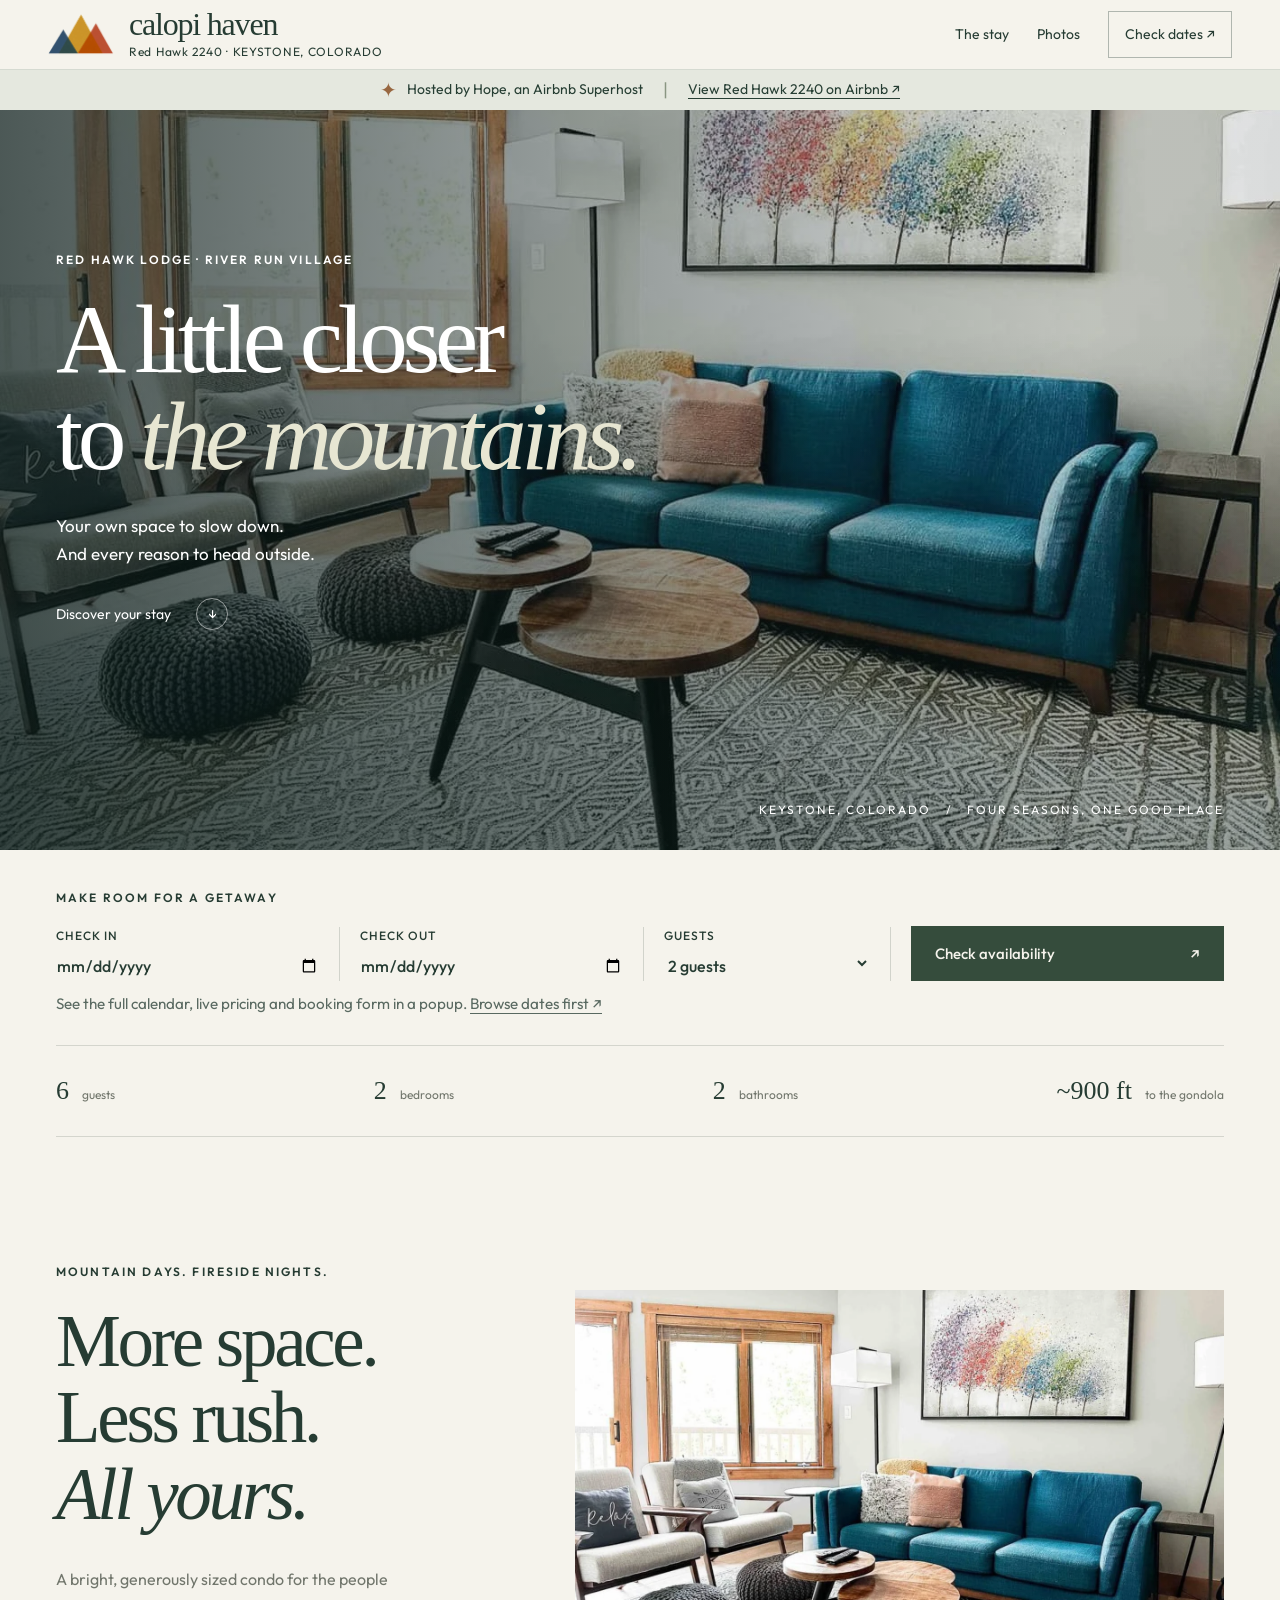
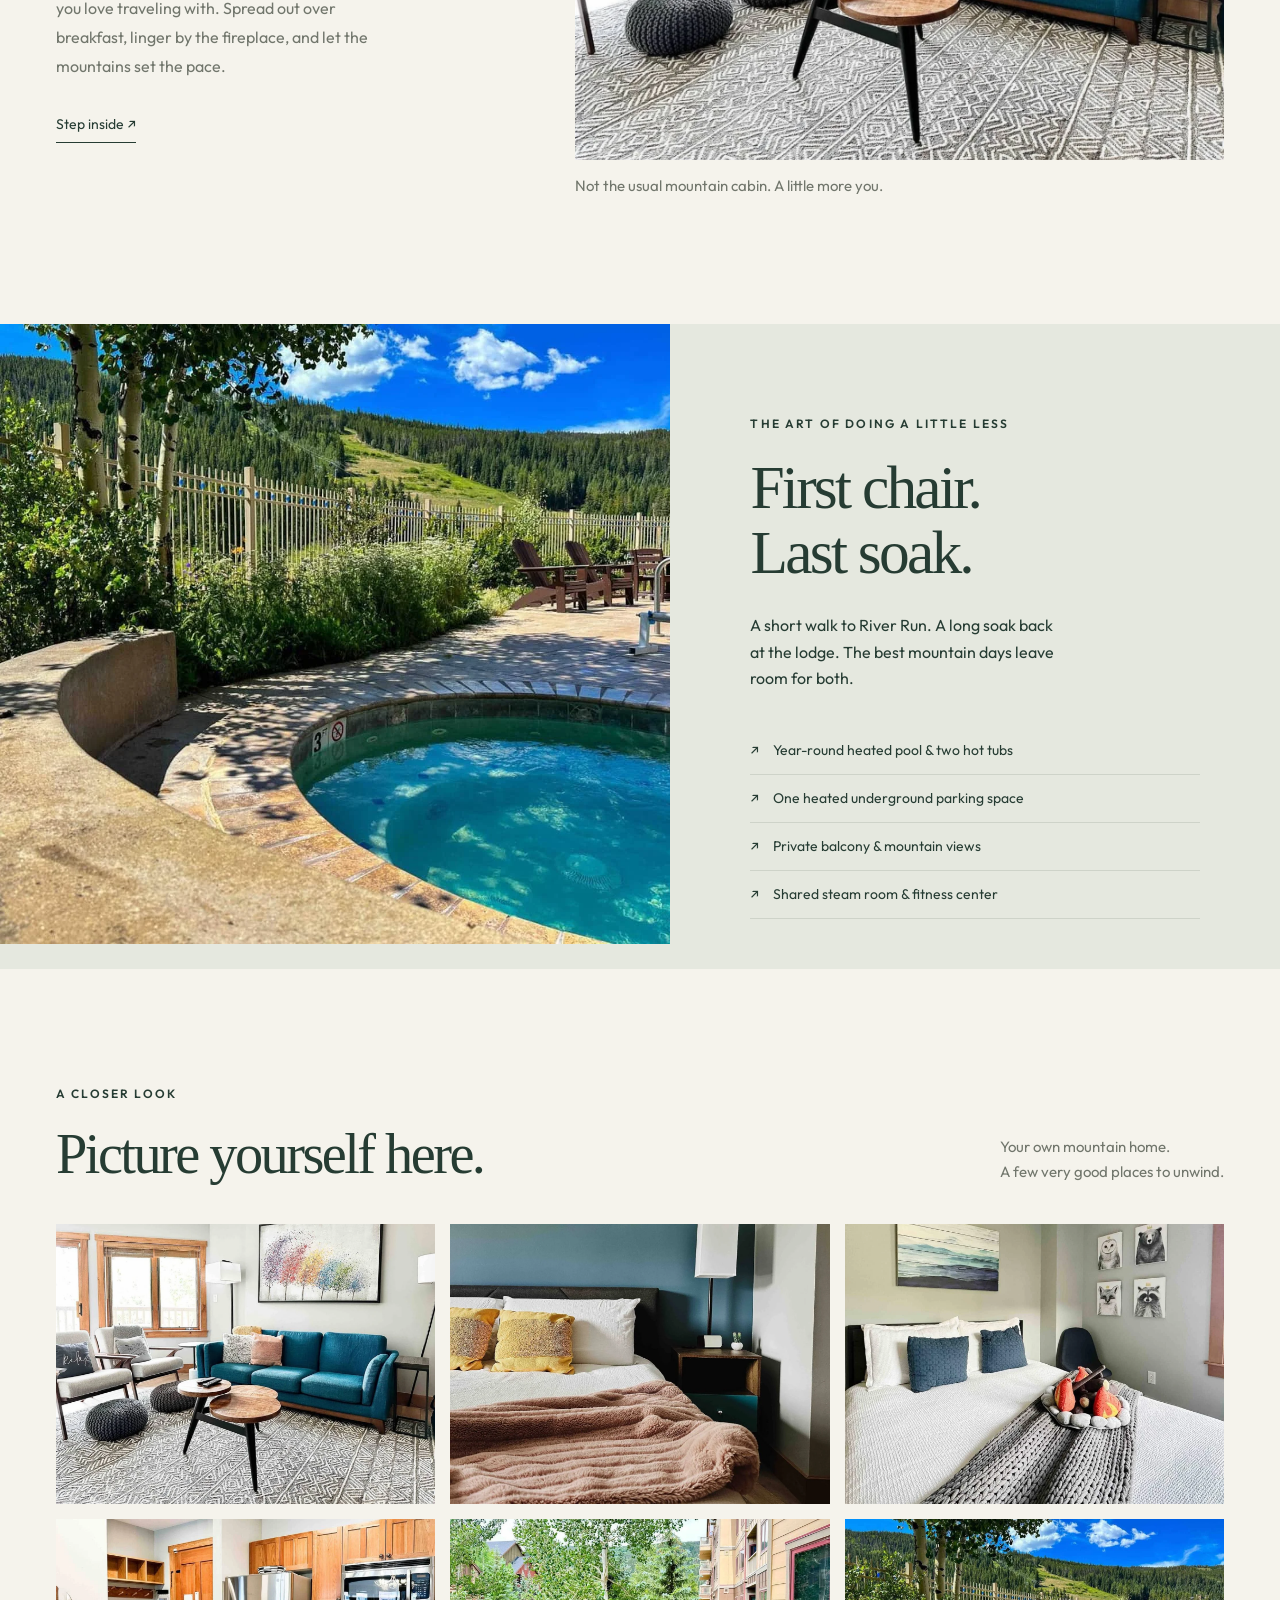
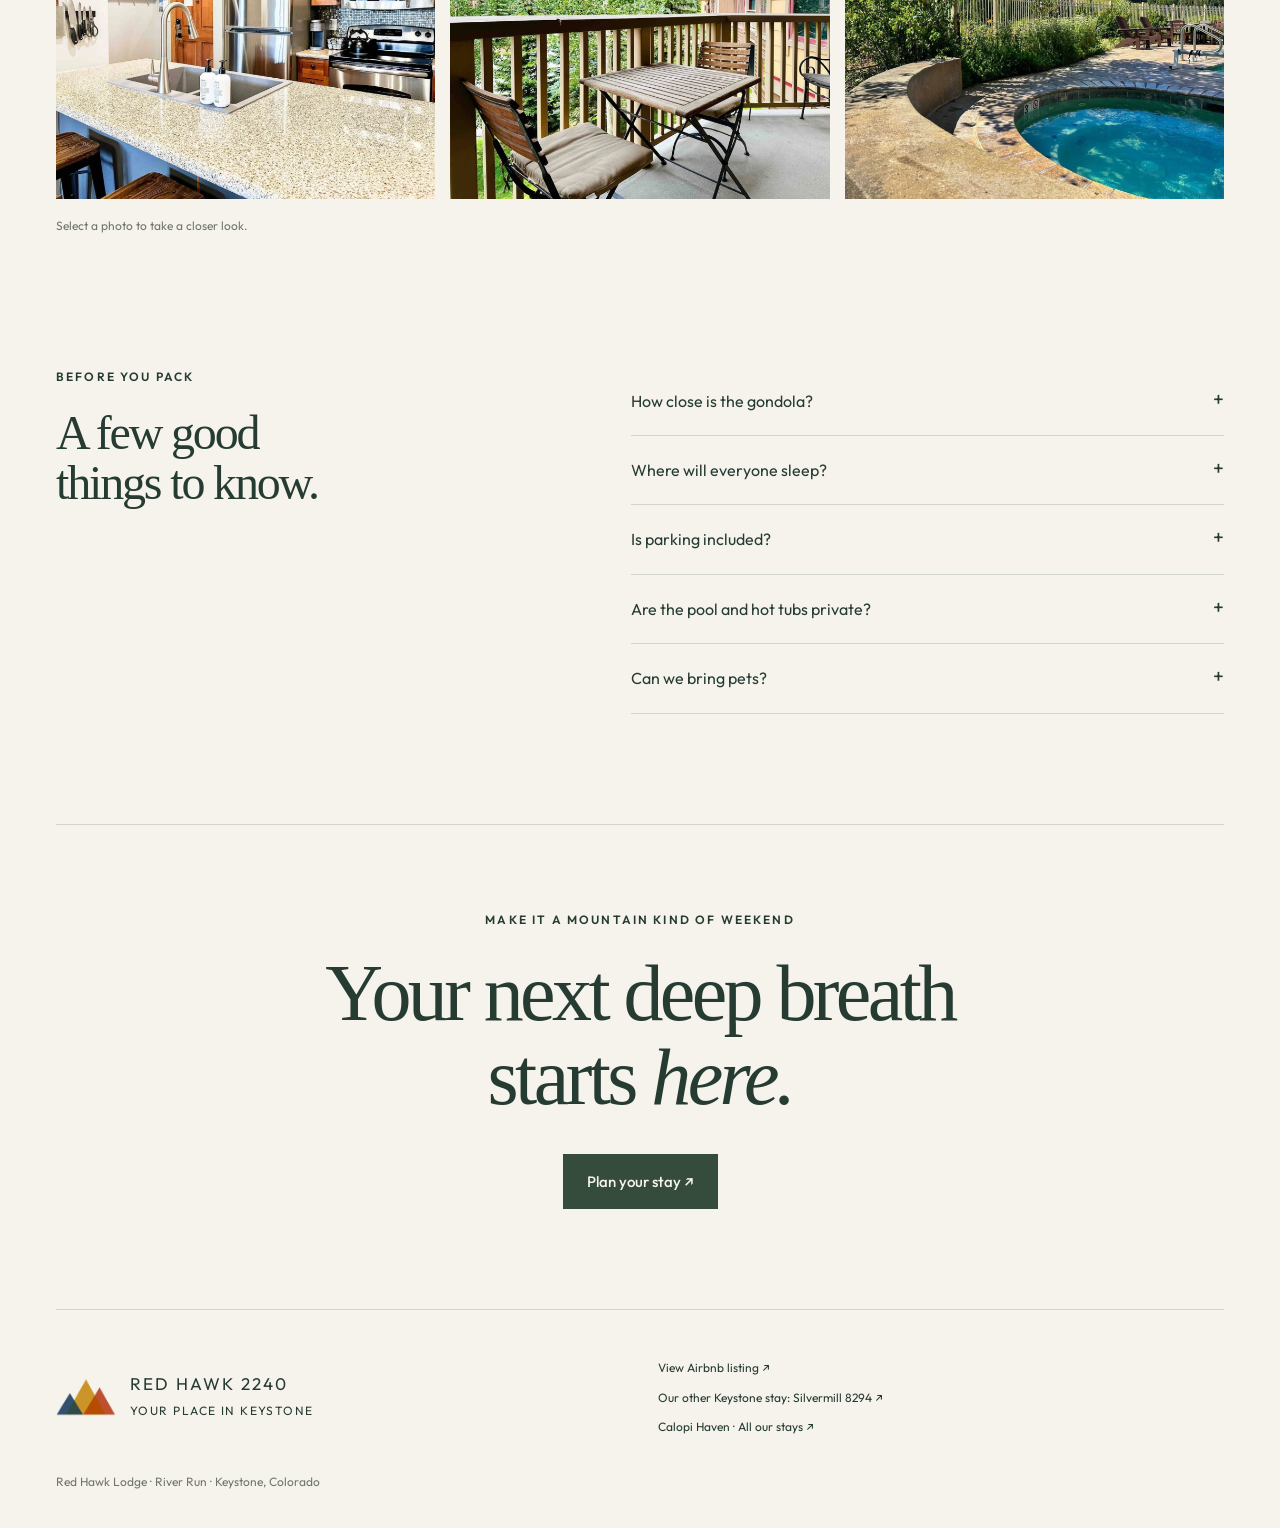
<file: redhawk.html>
<!DOCTYPE html>

<html lang="en"><head><meta charset="utf-8"/><meta content="width=device-width, initial-scale=1" name="viewport"/><meta content="noindex,nofollow" name="robots"/><title>Red Hawk 2240 | A mountain stay in Keystone</title><meta content="Stay at Red Hawk 2240 in Keystone: two bedrooms, space for six, a pool and hot tubs on the edge of River Run Village. Check dates and book your stay directly." name="description"/><link href="assets/mountains-favicon-transparent.png" rel="icon" type="image/png"/><link href="styles.css" rel="stylesheet"/><link href="calopi.css" rel="stylesheet"/></head><body class="alpine selected-site"><a class="skip-link" href="#main">Skip to content</a><header class="haven-header property-header"><a aria-label="Calopi Haven home" class="haven-brand" data-preview-path="index.html" href="https://calopihaven.com/"><img alt="" class="calopi-logo" height="350" src="assets/mountains-logo-transparent.png" width="535"/><span>calopi haven<small class="property-identity">Red Hawk 2240 · KEYSTONE, COLORADO</small></span></a><nav aria-label="Main navigation"><a href="#stay">The stay</a><a href="#gallery">Photos</a><a class="haven-outline" href="#book">Check dates ↗</a></nav></header><aside aria-label="Your host and Airbnb listing" class="host-trust"><p><span aria-hidden="true">✦</span> Hosted by Hope, an Airbnb Superhost</p><span aria-hidden="true" class="host-strip-separator">|</span><a href="https://www.airbnb.com/rooms/45842208" rel="noopener" target="_blank">View Red Hawk 2240 on Airbnb ↗</a></aside><main id="main"><section class="alpine-hero"><img alt="Red Hawk 2240 living room with a teal sofa, fireplace and space to gather" class="hero-image" height="1080" loading="eager" src="assets/photo-01.webp" width="1440"/><div class="hero-shade"></div><div class="alpine-hero-copy wrap"><p class="eyebrow">RED HAWK LODGE · RIVER RUN VILLAGE</p><h1>A little closer<br/>to <em>the mountains.</em></h1><p>Your own space to slow down.<br/>And every reason to head outside.</p><a class="hero-link" href="#stay">Discover your stay <span>↓</span></a></div><span class="hero-coordinate">KEYSTONE, COLORADO   /   FOUR SEASONS, ONE GOOD PLACE</span></section><section class="alpine-book wrap" id="book"><p class="eyebrow">MAKE ROOM FOR A GETAWAY</p><form action="https://app.ownerrez.com/widgets/f13cd4d5594545a4b410a094355b8b4d" class="booking-form" data-property-name="Red Hawk 2240" method="get" rel="noopener" target="_blank"><input name="view" type="hidden" value="form"/><input name="propertyKey" type="hidden" value="bc7244c04d284b70baab4dede8d52fb0"/><label>CHECK IN<input aria-label="Check-in date" name="or_arrival" required="" type="date"/></label><label>CHECK OUT<input aria-label="Check-out date" name="or_departure" required="" type="date"/></label><label>GUESTS<select aria-label="Guests" name="or_guests"><option value="1">1 guest</option><option selected="" value="2">2 guests</option><option value="3">3 guests</option><option value="4">4 guests</option><option value="5">5 guests</option><option value="6">6 guests</option></select></label><button class="button" type="submit">Check availability <span>↗</span></button><p class="date-error" role="alert"></p></form><p class="booking-handoff">See the full calendar, live pricing and booking form in a popup. <a class="booking-calendar-link" data-booking-window="" href="https://app.ownerrez.com/widgets/f13cd4d5594545a4b410a094355b8b4d?view=form&amp;propertyKey=bc7244c04d284b70baab4dede8d52fb0" rel="noopener" target="_blank">Browse dates first ↗</a></p><a class="booking-window-fallback" hidden="" rel="noopener" target="_blank">Open the booking window ↗</a></section><div class="facts wrap"><span><b>6</b> guests</span><span><b>2</b> bedrooms</span><span><b>2</b> bathrooms</span><span><b>~900 ft</b> to the gondola</span></div><section class="editorial wrap" id="stay"><div><p class="eyebrow">MOUNTAIN DAYS. FIRESIDE NIGHTS.</p><h2>More space.<br/>Less rush.<br/><em>All yours.</em></h2><p>A bright, generously sized condo for the people you love traveling with. Spread out over breakfast, linger by the fireplace, and let the mountains set the pace.</p><a class="underlink" href="#gallery">Step inside ↗</a></div><figure><button aria-label="Enlarge: Contemporary living room with teal sofa and warm wood finishes" class="photo" data-caption="Contemporary living room with teal sofa and warm wood finishes" data-photo="assets/photo-01.webp"><img alt="Contemporary living room with teal sofa and warm wood finishes" class="" height="1080" loading="lazy" src="assets/photo-01.webp" width="1440"/></button><figcaption>Not the usual mountain cabin. A little more you.</figcaption></figure></section><section class="amenity-story" id="explore"><div class="amenity-photo"><img alt="Outdoor hot tub surrounded by aspens and mountain scenery" class="" height="1080" loading="lazy" src="assets/photo-24.webp" width="1440"/></div><div><p class="eyebrow">THE ART OF DOING A LITTLE LESS</p><h2>First chair.<br/>Last soak.</h2><p>A short walk to River Run. A long soak back at the lodge. The best mountain days leave room for both.</p><ul class="amenity-list"><li>Year-round heated pool &amp; two hot tubs</li><li>One heated underground parking space</li><li>Private balcony &amp; mountain views</li><li>Shared steam room &amp; fitness center</li></ul></div></section><section class="gallery-section wrap" id="gallery"><div class="section-top"><div><p class="eyebrow">A CLOSER LOOK</p><h2>Picture yourself here.</h2></div><p>Your own mountain home.<br/>A few very good places to unwind.</p></div><div class="gallery-grid"><button aria-label="Enlarge: Bright living room with teal sofa and mountain light" class="photo" data-caption="Bright living room with teal sofa and mountain light" data-photo="assets/photo-01.webp"><img alt="Bright living room with teal sofa and mountain light" class="" height="1080" loading="lazy" src="assets/photo-01.webp" width="1440"/></button><button aria-label="Enlarge: King bedroom with an ensuite bathroom" class="photo" data-caption="King bedroom with an ensuite bathroom" data-photo="assets/photo-09.webp"><img alt="King bedroom with an ensuite bathroom" class="" height="1080" loading="lazy" src="assets/photo-09.webp" width="1440"/></button><button aria-label="Enlarge: Queen bedroom with large windows" class="photo" data-caption="Queen bedroom with large windows" data-photo="assets/photo-12.webp"><img alt="Queen bedroom with large windows" class="" height="1080" loading="lazy" src="assets/photo-12.webp" width="1440"/></button><button aria-label="Enlarge: Fully equipped kitchen and breakfast counter" class="photo" data-caption="Fully equipped kitchen and breakfast counter" data-photo="assets/photo-14.webp"><img alt="Fully equipped kitchen and breakfast counter" class="" height="1080" loading="lazy" src="assets/photo-14.webp" width="1440"/></button><button aria-label="Enlarge: Private balcony framed by aspen trees" class="photo" data-caption="Private balcony framed by aspen trees" data-photo="assets/photo-05.webp"><img alt="Private balcony framed by aspen trees" class="" height="1080" loading="lazy" src="assets/photo-05.webp" width="1440"/></button><button aria-label="Enlarge: Shared outdoor hot tub with mountain views" class="photo" data-caption="Shared outdoor hot tub with mountain views" data-photo="assets/photo-24.webp"><img alt="Shared outdoor hot tub with mountain views" class="" height="1080" loading="lazy" src="assets/photo-24.webp" width="1440"/></button></div><p class="gallery-note">Select a photo to take a closer look.</p></section><section class="faq wrap"><div><p class="eyebrow">BEFORE YOU PACK</p><h2>A few good<br/>things to know.</h2></div><div><details><summary>How close is the gondola?</summary><p>Red Hawk Lodge sits on the edge of River Run Village for a slightly quieter stay, approximately 900 feet from the River Run Gondola.</p></details><details><summary>Where will everyone sleep?</summary><p>A king bedroom, a queen bedroom and a fold-away Murphy bed give your group room to settle in. The condo accommodates up to six overnight guests, with two full bathrooms.</p></details><details><summary>Is parking included?</summary><p>One space in the heated underground garage is included. An elevator serves the building. Need additional space? Visit <a class="parking-options-link" href="https://parkkeystone.com/" rel="noopener" target="_blank">parkkeystone.com</a> for more parking options.</p></details><details><summary>Are the pool and hot tubs private?</summary><p>The heated pool, two hot tubs, steam room, fitness center and game room are shared Red Hawk Lodge amenities, subject to building access and maintenance.</p></details><details><summary>Can we bring pets?</summary><p>The current house rules do not allow pets or smoking. Please review the full rules and current conditions before reserving.</p></details></div></section><section class="closing wrap"><p class="eyebrow">MAKE IT A MOUNTAIN KIND OF WEEKEND</p><h2>Your next deep breath<br/>starts <em>here.</em></h2><a class="button" href="#book">Plan your stay ↗</a></section></main><footer class="site-footer wrap"><a class="brand" data-preview-path="redhawk.html" href="https://redhawk2240.com/"><img alt="" class="calopi-logo" height="350" src="assets/mountains-logo-transparent.png" width="535"/><span>RED HAWK <b>2240</b><small>YOUR PLACE IN KEYSTONE</small></span></a><div><a href="https://www.airbnb.com/rooms/45842208" rel="noopener" target="_blank">View Airbnb listing ↗</a><a data-preview-path="silvermill.html" href="https://silvermill8294.com/">Our other Keystone stay: Silvermill 8294 ↗</a><a data-preview-path="index.html" href="https://calopihaven.com/">Calopi Haven · All our stays ↗</a></div><p>Red Hawk Lodge · River Run · Keystone, Colorado</p></footer><dialog class="lightbox"><button aria-label="Close photo" class="dialog-close">×</button><img alt=""/><p></p><div class="lightbox-controls"><button aria-label="Previous photo" data-direction="-1">← Previous</button><button aria-label="Next photo" data-direction="1">Next →</button></div></dialog><dialog aria-labelledby="booking-dialog-title" class="booking-dialog"><div class="booking-dialog-header"><div><p class="eyebrow">AVAILABILITY &amp; PRICING</p><h2 id="booking-dialog-title">Plan your stay</h2></div><button aria-label="Close booking popup" class="dialog-close" type="button">×</button></div><p class="booking-loading" role="status">Loading calendar and pricing…</p><div class="booking-widget-scroll"><iframe class="booking-widget-frame" referrerpolicy="strict-origin-when-cross-origin" scrolling="no" title="Availability, pricing and booking form"></iframe></div><a class="booking-dialog-fallback" rel="noopener" target="_blank">Having trouble? Open the booking form separately ↗</a></dialog><script src="site.js"></script></body></html>
</file>
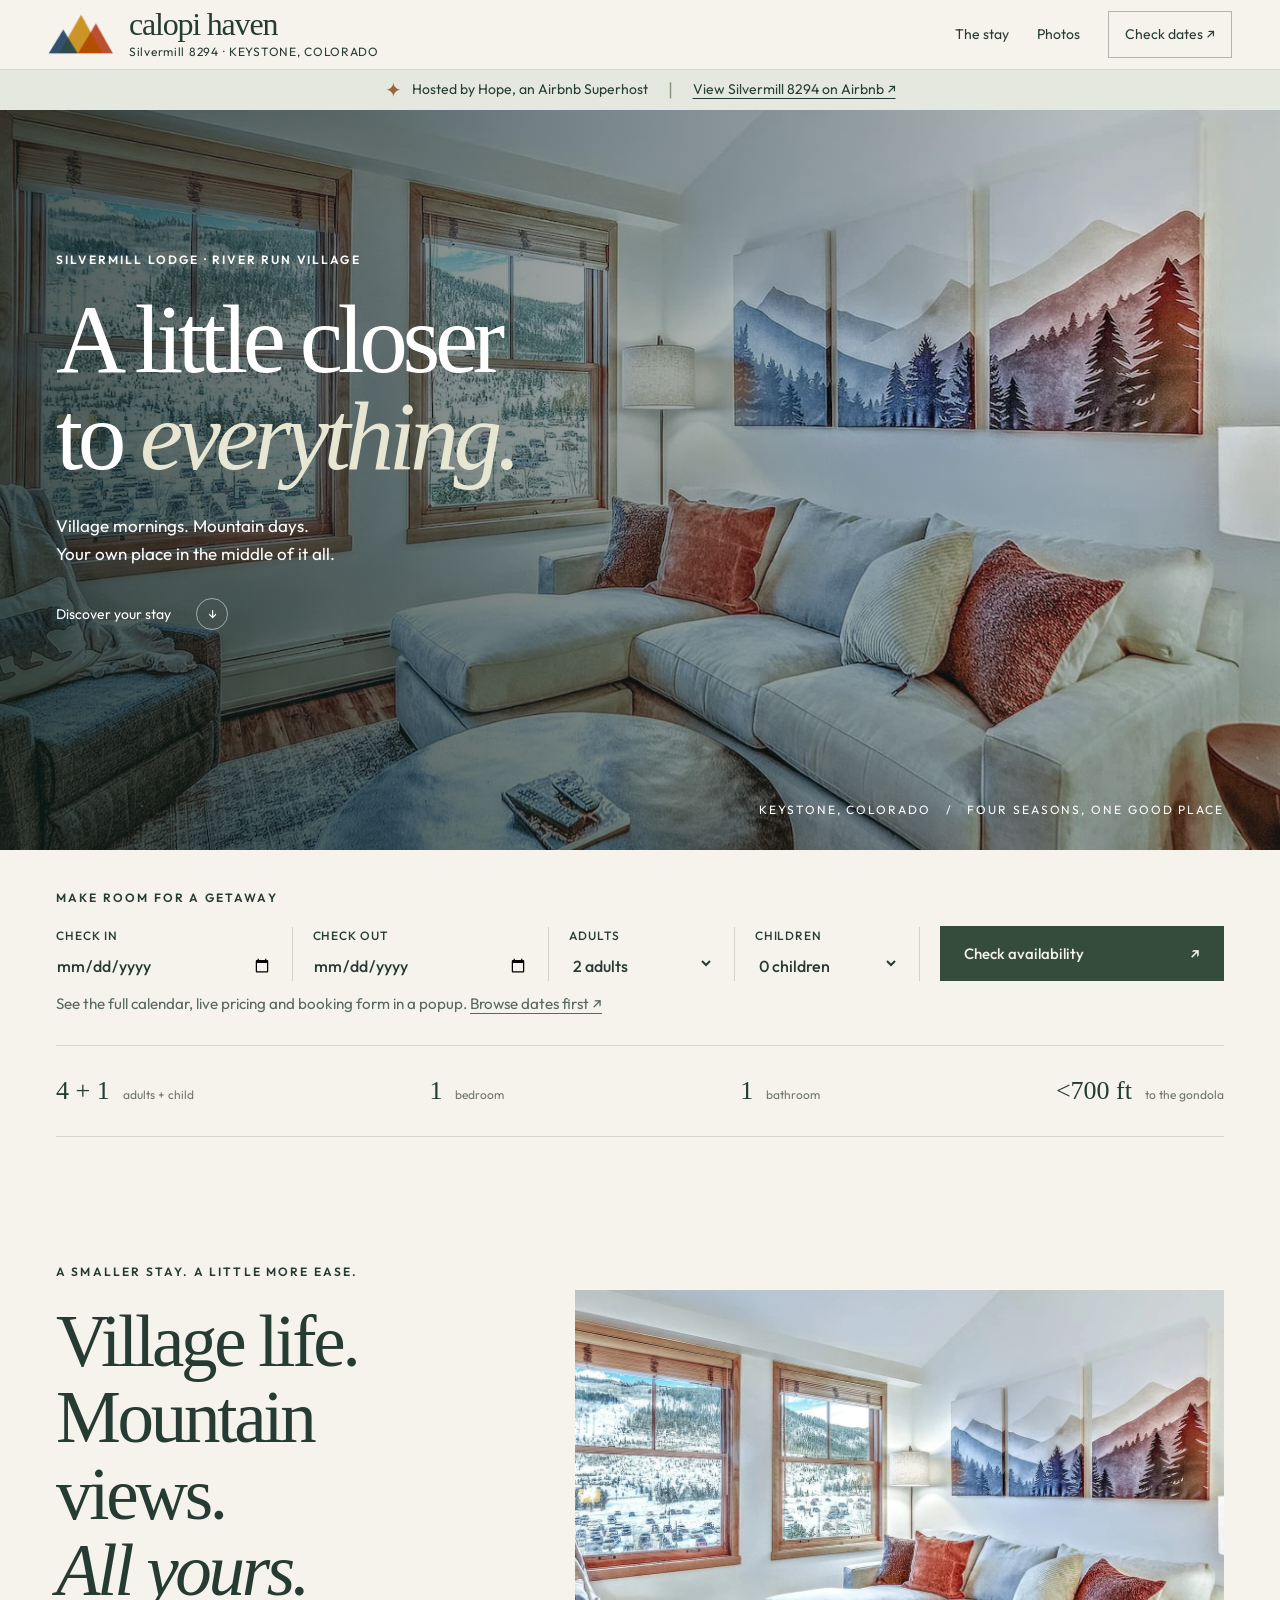
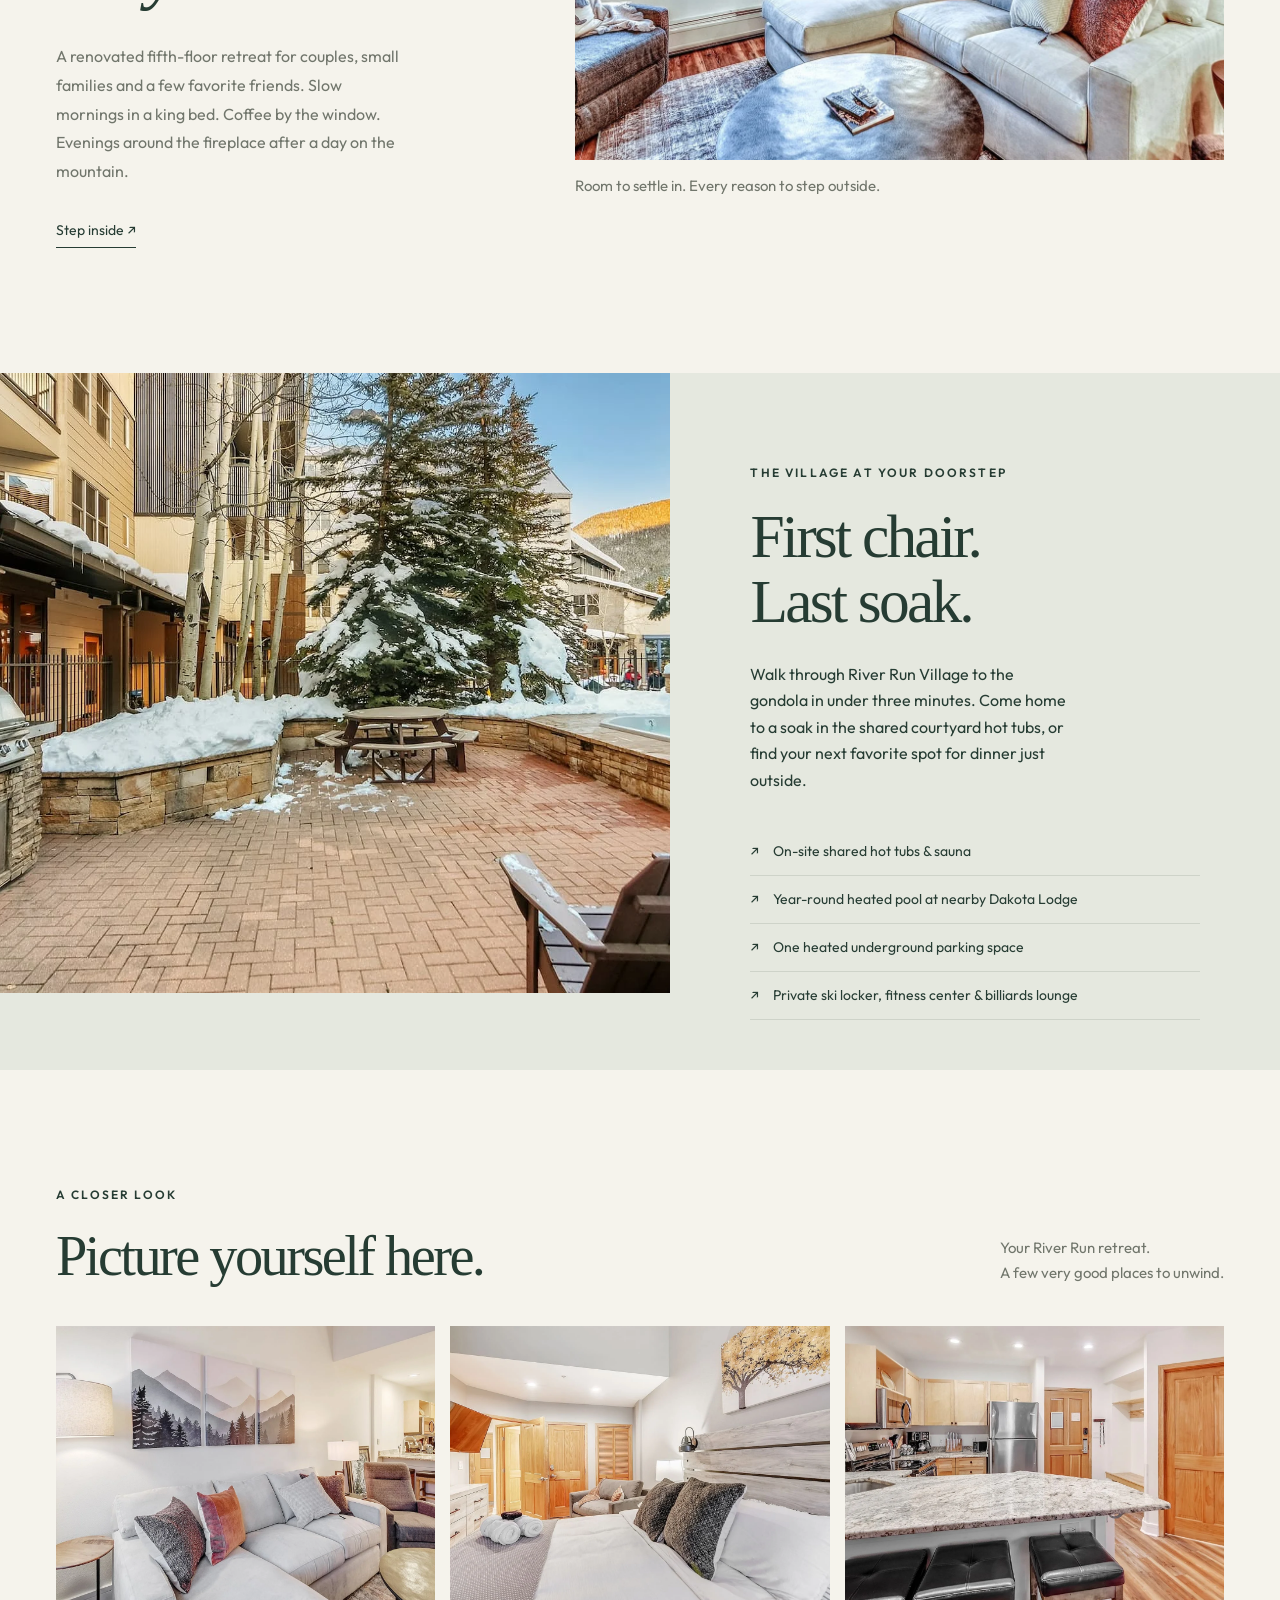
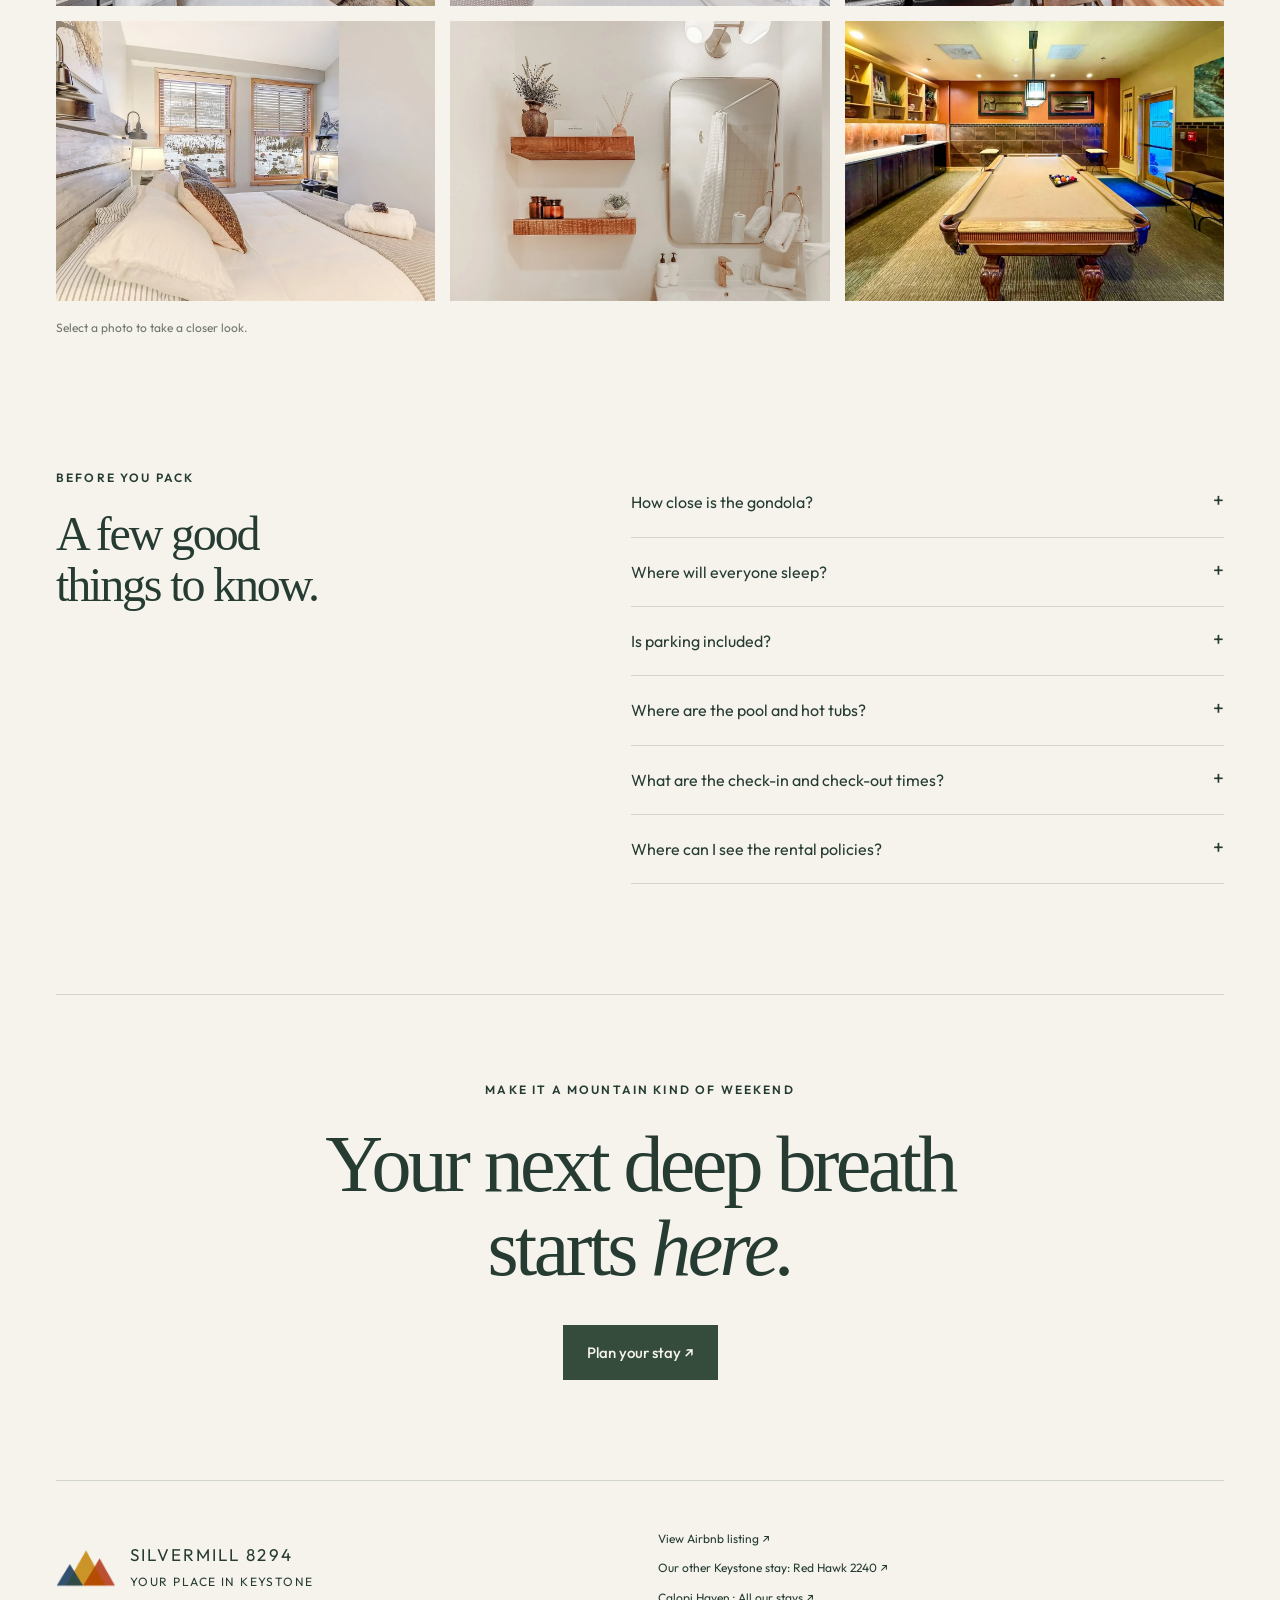
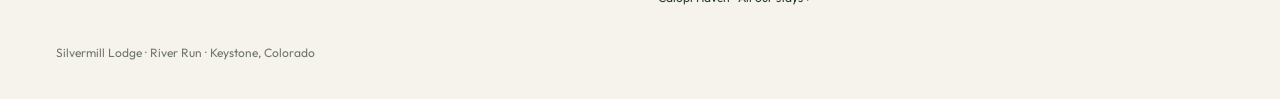
<file: silvermill.html>
<!DOCTYPE html>

<html lang="en"><head><meta charset="utf-8"/><meta content="width=device-width, initial-scale=1" name="viewport"/><meta content="noindex,nofollow" name="robots"/><title>Silvermill 8294 | Your River Run Village retreat</title><meta content="Stay at Silvermill 8294 in Keystone: a renovated one-bedroom condo for up to 4 adults and 1 child in River Run Village, with hot tubs and a short walk to the gondola. Book your stay directly." name="description"/><link href="assets/mountains-favicon-transparent.png" rel="icon" type="image/png"/><link href="styles.css" rel="stylesheet"/><link href="calopi.css" rel="stylesheet"/></head><body class="alpine selected-site"><a class="skip-link" href="#main">Skip to content</a><header class="haven-header property-header"><a aria-label="Calopi Haven home" class="haven-brand" data-preview-path="index.html" href="https://calopihaven.com/"><img alt="" class="calopi-logo" height="350" src="assets/mountains-logo-transparent.png" width="535"/><span>calopi haven<small class="property-identity">Silvermill 8294 · KEYSTONE, COLORADO</small></span></a><nav aria-label="Main navigation"><a href="#stay">The stay</a><a href="#gallery">Photos</a><a class="haven-outline" href="#book">Check dates ↗</a></nav></header><aside aria-label="Your host and Airbnb listing" class="host-trust"><p><span aria-hidden="true">✦</span> Hosted by Hope, an Airbnb Superhost</p><span aria-hidden="true" class="host-strip-separator">|</span><a href="https://www.airbnb.com/rooms/1237080165740047360" rel="noopener" target="_blank">View Silvermill 8294 on Airbnb ↗</a></aside><main id="main"><section class="alpine-hero"><img alt="Silvermill 8294 living room with bright windows, a sectional sofa and mountain-inspired artwork" class="hero-image" fetchpriority="high" loading="eager" src="assets/silvermill/08.webp"/><div class="hero-shade"></div><div class="alpine-hero-copy wrap"><p class="eyebrow">SILVERMILL LODGE · RIVER RUN VILLAGE</p><h1>A little closer<br/>to <em>everything.</em></h1><p>Village mornings. Mountain days.<br/>Your own place in the middle of it all.</p><a class="hero-link" href="#stay">Discover your stay <span>↓</span></a></div><span class="hero-coordinate">KEYSTONE, COLORADO   /   FOUR SEASONS, ONE GOOD PLACE</span></section><section class="alpine-book wrap" id="book"><p class="eyebrow">MAKE ROOM FOR A GETAWAY</p><form action="https://app.ownerrez.com/widgets/c10114d38806484bbd3c7bfd9bf4858e" class="booking-form" data-max-adults="4" data-max-children="1" data-max-guests="5" data-property-name="Silvermill 8294" method="get" rel="noopener" target="_blank"><input name="view" type="hidden" value="form"/><input name="propertyKey" type="hidden" value="3f15f3b1b0f548328ab5276d7014358a"/><label>CHECK IN<input aria-label="Check-in date" name="or_arrival" required="" type="date"/></label><label>CHECK OUT<input aria-label="Check-out date" name="or_departure" required="" type="date"/></label><label>ADULTS<select aria-label="Adults" name="or_adults"><option value="1">1 adult</option><option selected="" value="2">2 adults</option><option value="3">3 adults</option><option value="4">4 adults</option></select></label><label>CHILDREN<select aria-label="Children" name="or_children"><option value="0">0 children</option><option value="1">1 child</option></select></label><button class="button" type="submit">Check availability <span>↗</span></button><p class="date-error" role="alert"></p></form><p class="booking-handoff">See the full calendar, live pricing and booking form in a popup. <a class="booking-calendar-link" data-booking-window="" href="https://app.ownerrez.com/widgets/c10114d38806484bbd3c7bfd9bf4858e?view=form&amp;propertyKey=3f15f3b1b0f548328ab5276d7014358a" rel="noopener" target="_blank">Browse dates first ↗</a></p><a class="booking-window-fallback" hidden="" rel="noopener" target="_blank">Open the booking window ↗</a></section><div class="facts wrap"><span><b>4 + 1</b> adults + child</span><span><b>1</b> bedroom</span><span><b>1</b> bathroom</span><span><b>&lt;700 ft</b> to the gondola</span></div><section class="editorial wrap" id="stay"><div><p class="eyebrow">A SMALLER STAY. A LITTLE MORE EASE.</p><h2>Village life.<br/>Mountain views.<br/><em>All yours.</em></h2><p>A renovated fifth-floor retreat for couples, small families and a few favorite friends. Slow mornings in a king bed. Coffee by the window. Evenings around the fireplace after a day on the mountain.</p><a class="underlink" href="#gallery">Step inside ↗</a></div><figure><button aria-label="Enlarge: Silvermill living room with a sectional sofa and village views" class="photo" data-caption="Silvermill living room with a sectional sofa and village views" data-photo="assets/silvermill/08.webp"><img alt="Silvermill living room with a sectional sofa and village views" loading="lazy" src="assets/silvermill/08.webp"/></button><figcaption>Room to settle in. Every reason to step outside.</figcaption></figure></section><section class="amenity-story" id="explore"><div class="amenity-photo"><img alt="Outdoor hot tubs in the Silvermill courtyard" loading="lazy" src="assets/silvermill/49.webp"/></div><div><p class="eyebrow">THE VILLAGE AT YOUR DOORSTEP</p><h2>First chair.<br/>Last soak.</h2><p>Walk through River Run Village to the gondola in under three minutes. Come home to a soak in the shared courtyard hot tubs, or find your next favorite spot for dinner just outside.</p><ul class="amenity-list"><li>On-site shared hot tubs &amp; sauna</li><li>Year-round heated pool at nearby Dakota Lodge</li><li>One heated underground parking space</li><li>Private ski locker, fitness center &amp; billiards lounge</li></ul></div></section><section class="gallery-section wrap" id="gallery"><div class="section-top"><div><p class="eyebrow">A CLOSER LOOK</p><h2>Picture yourself here.</h2></div><p>Your River Run retreat.<br/>A few very good places to unwind.</p></div><div class="gallery-grid"><button aria-label="Enlarge: Living room with fireplace and mountain-inspired artwork" class="photo" data-caption="Living room with fireplace and mountain-inspired artwork" data-photo="assets/silvermill/00.webp"><img alt="Living room with fireplace and mountain-inspired artwork" loading="lazy" src="assets/silvermill/00.webp"/></button><button aria-label="Enlarge: King bedroom with soft linens and an upholstered headboard" class="photo" data-caption="King bedroom with soft linens and an upholstered headboard" data-photo="assets/silvermill/21.webp"><img alt="King bedroom with soft linens and an upholstered headboard" loading="lazy" src="assets/silvermill/21.webp"/></button><button aria-label="Enlarge: Full kitchen with breakfast bar seating" class="photo" data-caption="Full kitchen with breakfast bar seating" data-photo="assets/silvermill/10.webp"><img alt="Full kitchen with breakfast bar seating" loading="lazy" src="assets/silvermill/10.webp"/></button><button aria-label="Enlarge: Bedroom workspace overlooking River Run Village" class="photo" data-caption="Bedroom workspace overlooking River Run Village" data-photo="assets/silvermill/25.webp"><img alt="Bedroom workspace overlooking River Run Village" loading="lazy" src="assets/silvermill/25.webp"/></button><button aria-label="Enlarge: Bathroom with shower and bathtub" class="photo" data-caption="Bathroom with shower and bathtub" data-photo="assets/silvermill/28.webp"><img alt="Bathroom with shower and bathtub" loading="lazy" src="assets/silvermill/28.webp"/></button><button aria-label="Enlarge: Shared billiards lounge at Silvermill Lodge" class="photo" data-caption="Shared billiards lounge at Silvermill Lodge" data-photo="assets/silvermill/53.webp"><img alt="Shared billiards lounge at Silvermill Lodge" loading="lazy" src="assets/silvermill/53.webp"/></button></div><p class="gallery-note">Select a photo to take a closer look.</p></section><section class="faq wrap"><div><p class="eyebrow">BEFORE YOU PACK</p><h2>A few good<br/>things to know.</h2></div><div><details><summary>How close is the gondola?</summary><p>The condo is in River Run Village, less than 700 feet from the River Run Gondola. Walk through the village to reach the lift, dining and shops.</p></details><details><summary>Where will everyone sleep?</summary><p>The one-bedroom condo sleeps up to 4 adults and 1 child, with a king bed, a twin sleeper chair in the bedroom and a pull-out sofa in the living room. There is one full bathroom.</p></details><details><summary>Is parking included?</summary><p>One heated underground garage parking space and a private ski locker are included. An elevator serves the building. Need additional space? Visit <a class="parking-options-link" href="https://parkkeystone.com/" rel="noopener" target="_blank">parkkeystone.com</a> for more parking options.</p></details><details><summary>Where are the pool and hot tubs?</summary><p>The shared hot tubs are on site at Silvermill. The year-round heated pool is accessed at nearby Dakota Lodge. All shared amenities are subject to building access and maintenance.</p></details><details><summary>What are the check-in and check-out times?</summary><p>Check-in is after 4 PM and check-out is before 10 AM. Arrival instructions are shared with confirmed guests before their stay.</p></details><details><summary>Where can I see the rental policies?</summary><p>Pricing and booking terms are shown for your selected stay. Review the rental agreement and cancellation policy before completing your reservation.</p></details></div></section><section class="closing wrap"><p class="eyebrow">MAKE IT A MOUNTAIN KIND OF WEEKEND</p><h2>Your next deep breath<br/>starts <em>here.</em></h2><a class="button" href="#book">Plan your stay ↗</a></section></main><footer class="site-footer wrap"><a class="brand" data-preview-path="silvermill.html" href="https://silvermill8294.com/"><img alt="" class="calopi-logo" height="350" src="assets/mountains-logo-transparent.png" width="535"/><span>SILVERMILL <b>8294</b><small>YOUR PLACE IN KEYSTONE</small></span></a><div><a href="https://www.airbnb.com/rooms/1237080165740047360" rel="noopener" target="_blank">View Airbnb listing ↗</a><a data-preview-path="redhawk.html" href="https://redhawk2240.com/">Our other Keystone stay: Red Hawk 2240 ↗</a><a data-preview-path="index.html" href="https://calopihaven.com/">Calopi Haven · All our stays ↗</a></div><p>Silvermill Lodge · River Run · Keystone, Colorado</p></footer><dialog class="lightbox"><button aria-label="Close photo" class="dialog-close">×</button><img alt=""/><p></p><div class="lightbox-controls"><button aria-label="Previous photo" data-direction="-1">← Previous</button><button aria-label="Next photo" data-direction="1">Next →</button></div></dialog><dialog aria-labelledby="booking-dialog-title" class="booking-dialog"><div class="booking-dialog-header"><div><p class="eyebrow">AVAILABILITY &amp; PRICING</p><h2 id="booking-dialog-title">Plan your stay</h2></div><button aria-label="Close booking popup" class="dialog-close" type="button">×</button></div><p class="booking-loading" role="status">Loading calendar and pricing…</p><div class="booking-widget-scroll"><iframe class="booking-widget-frame" referrerpolicy="strict-origin-when-cross-origin" scrolling="no" title="Availability, pricing and booking form"></iframe></div><a class="booking-dialog-fallback" rel="noopener" target="_blank">Having trouble? Open the booking form separately ↗</a></dialog><script src="site.js"></script></body></html>
</file>
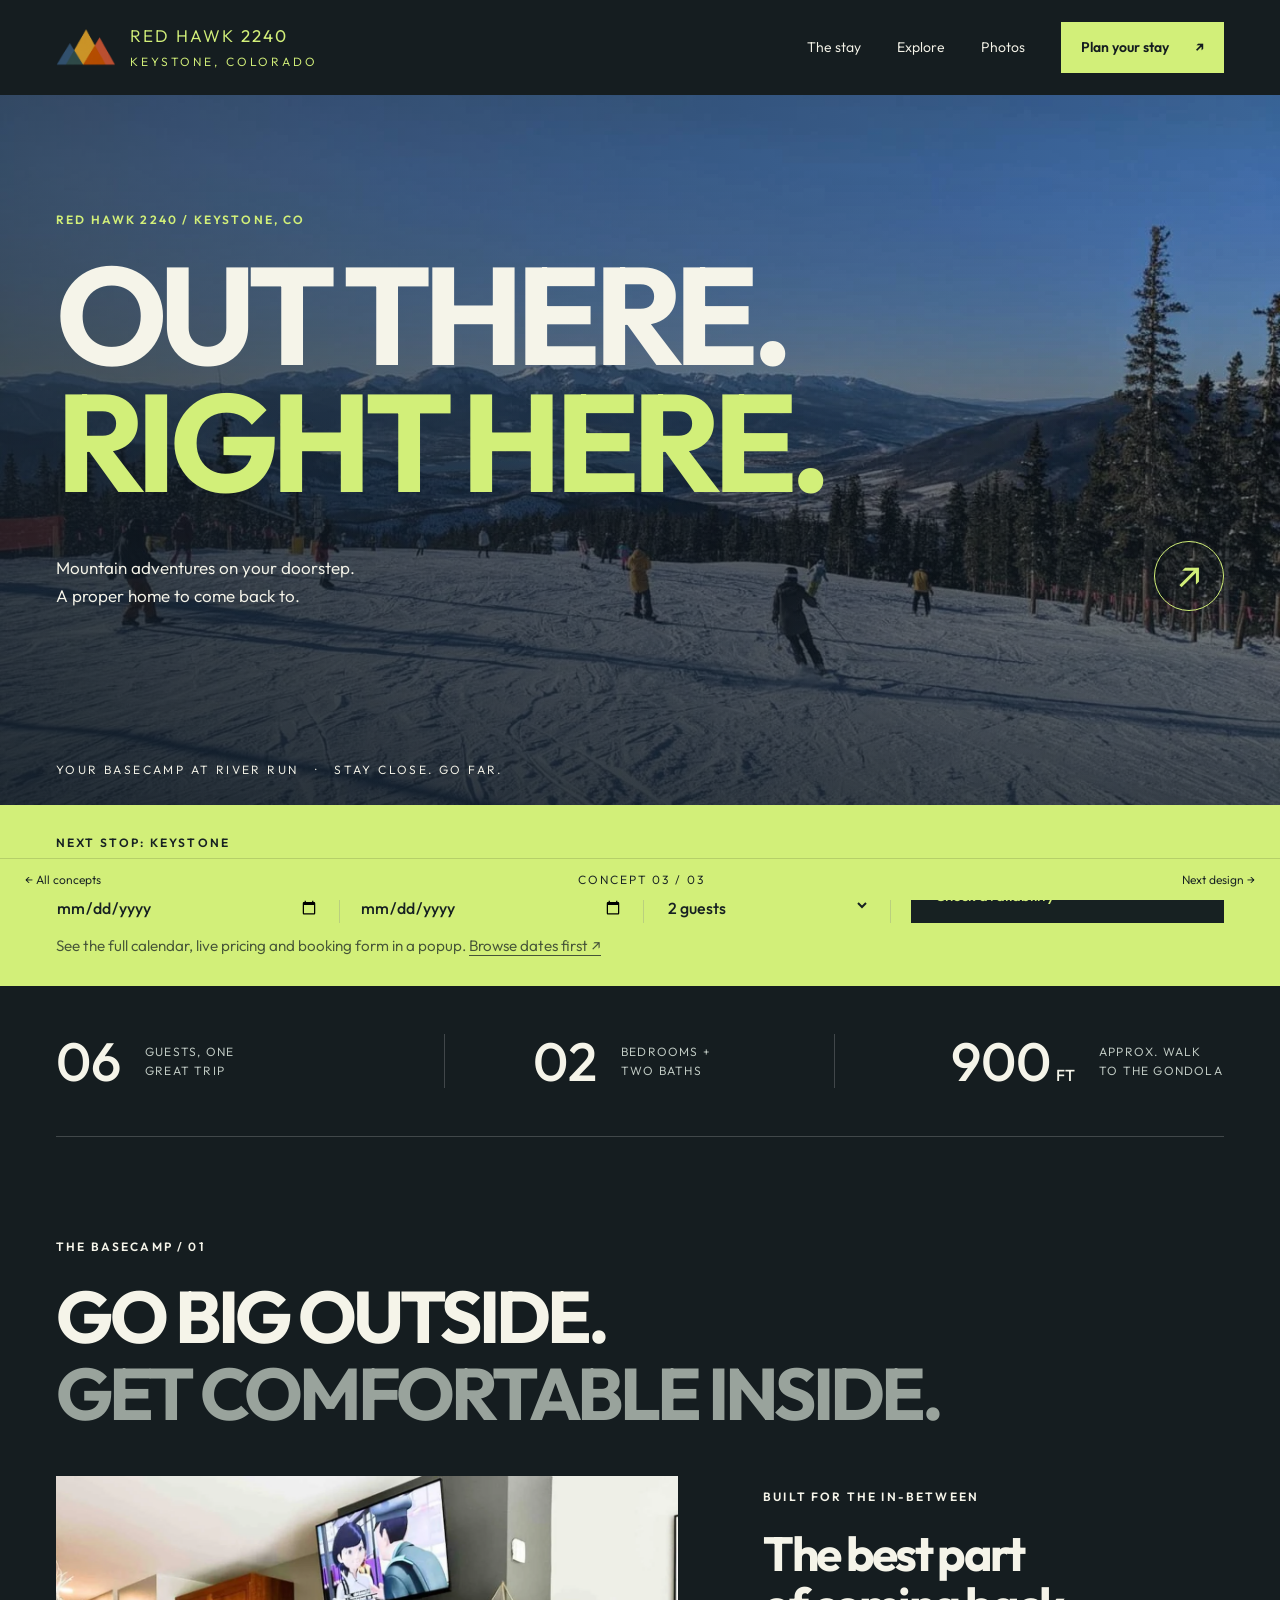
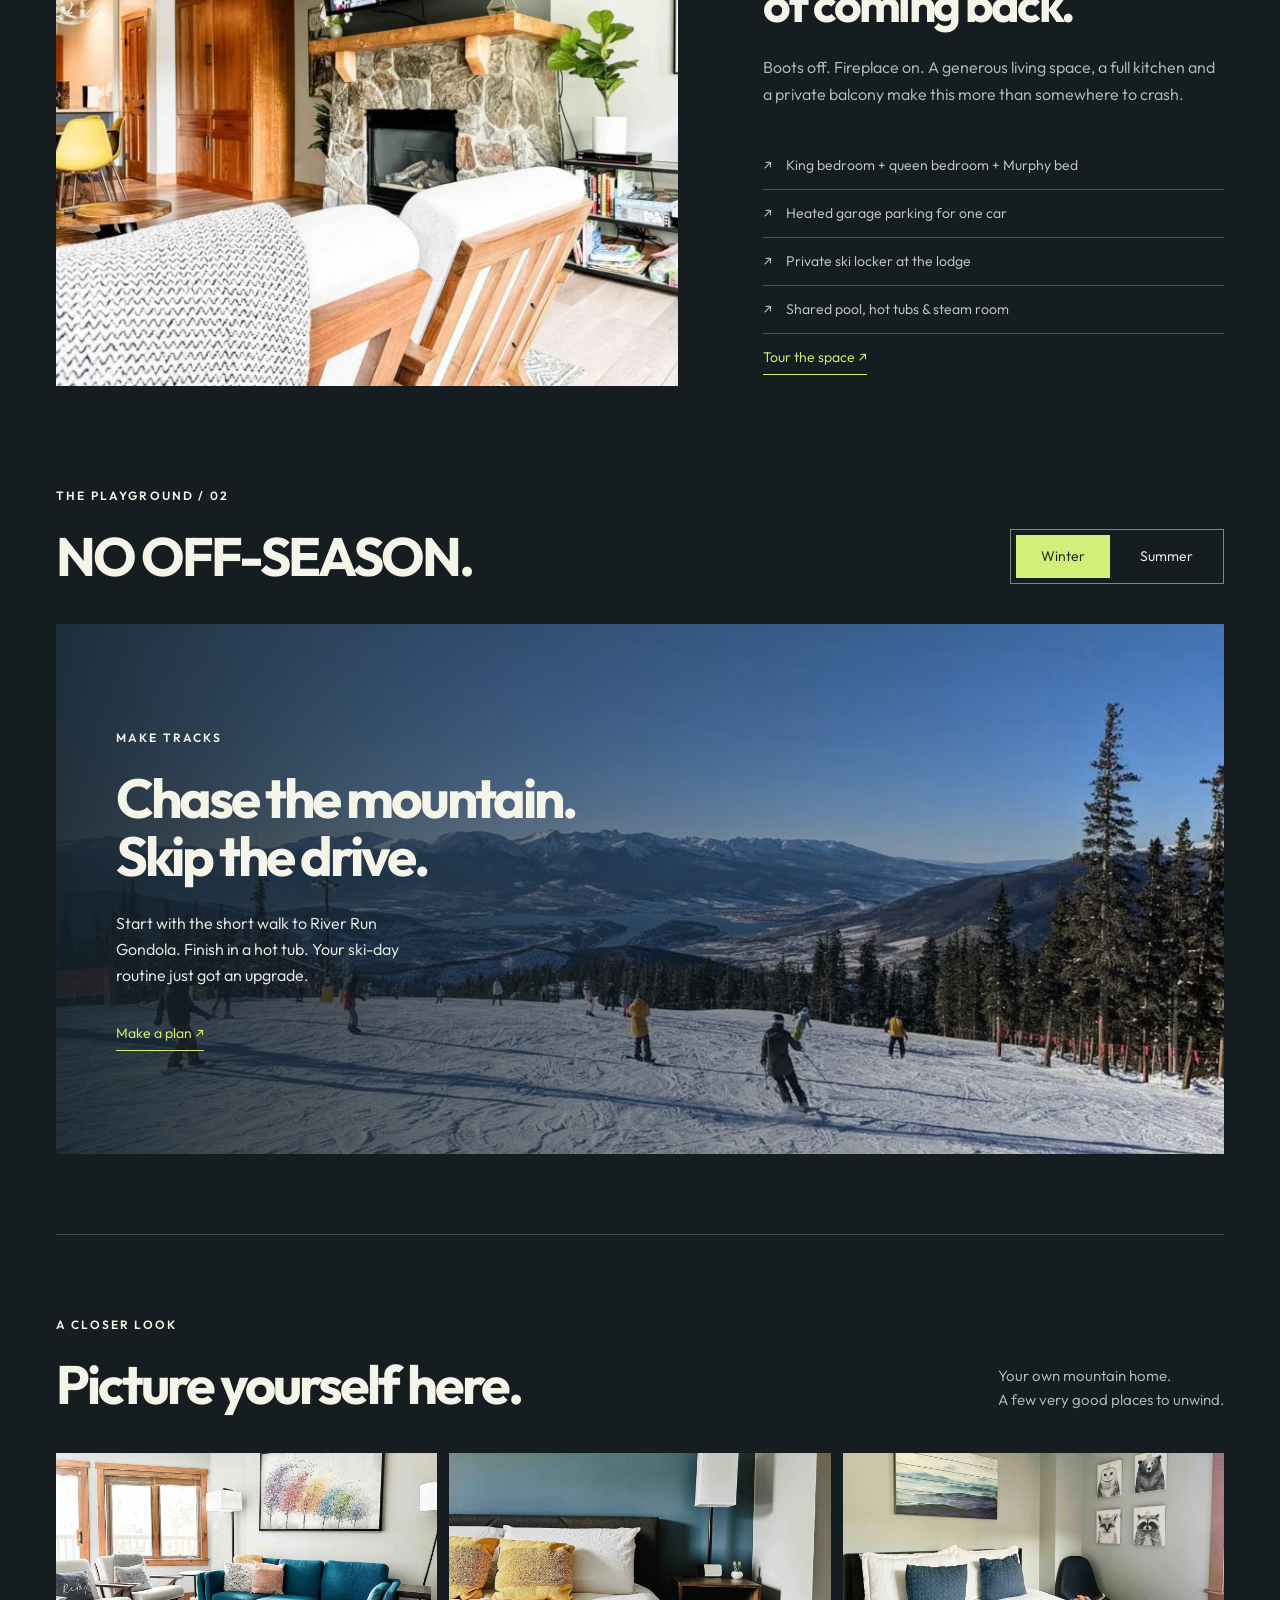
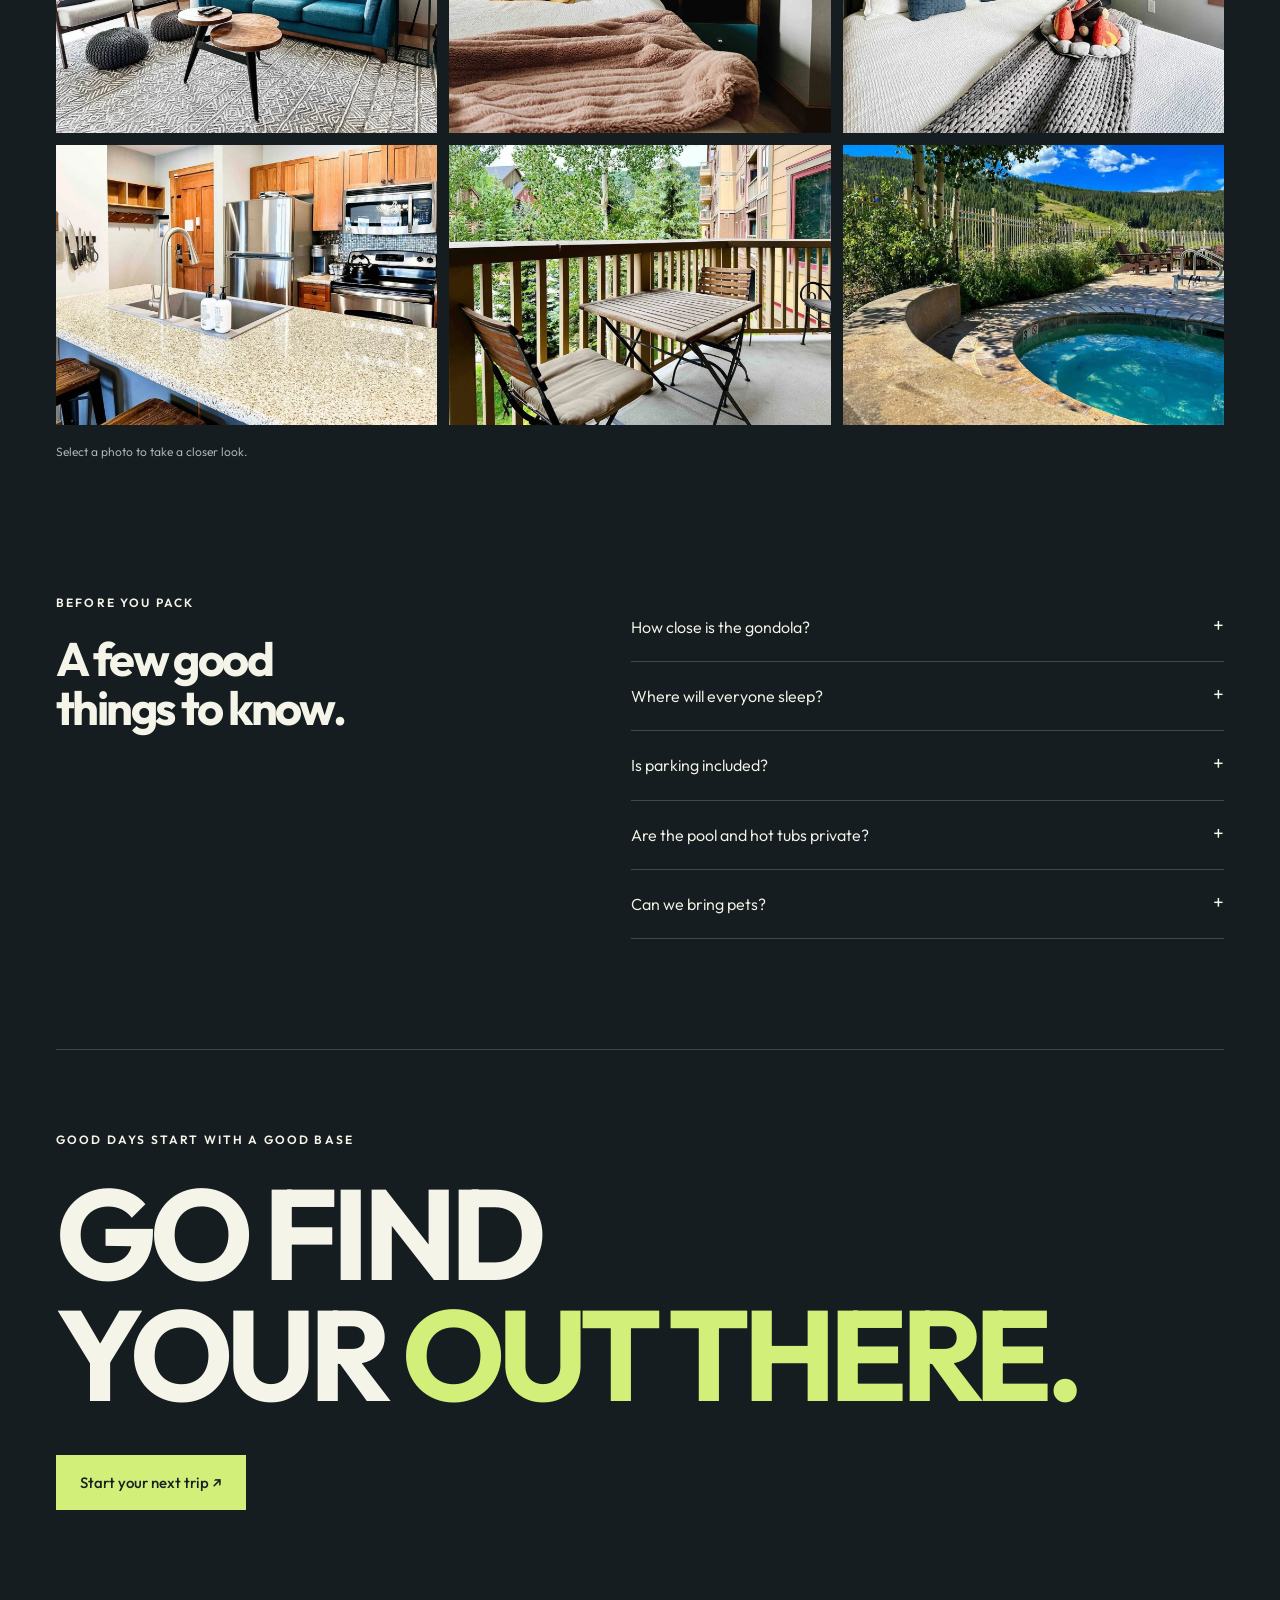
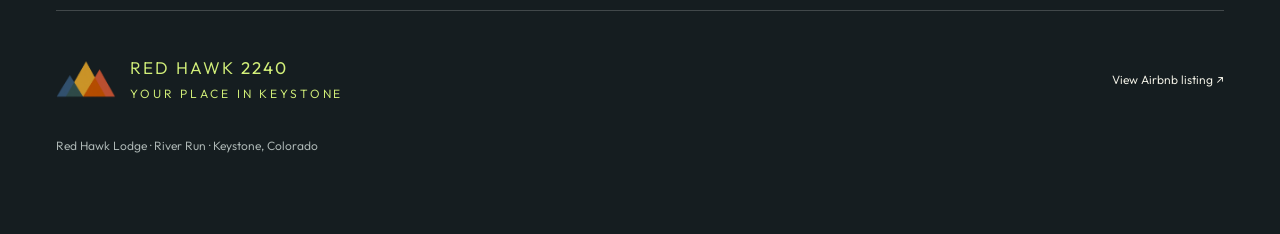
<file: summit.html>
<!doctype html><html lang="en"><head><meta charset="utf-8"><meta name="viewport" content="width=device-width, initial-scale=1"><meta name="robots" content="noindex,nofollow"><title>Basecamp 2240 | Red Hawk 2240</title><meta name="description" content="A Red Hawk 2240 direct-booking design concept, featuring the actual Keystone condo."><link rel="icon" href="assets/mountains-favicon-transparent.png" type="image/png"><link rel="stylesheet" href="styles.css"></head><body class="summit"><a class="skip-link" href="#main">Skip to content</a><header class="site-header"><a class="brand" href="summit.html"><img class="calopi-logo" src="assets/mountains-logo-transparent.png" width="535" height="350" alt=""><span>RED HAWK <b>2240</b><small>KEYSTONE, COLORADO</small></span></a><nav aria-label="Main navigation"><a href="#stay">The stay</a><a href="#explore">Explore</a><a href="#gallery">Photos</a><a class="nav-book" href="#book">Plan your stay <span>↗</span></a></nav></header><main id="main"><section class="summit-hero"><img class="hero-image" src="assets/photo-50.webp" alt="Snow-covered Keystone slopes and mountain panorama" loading="eager" width="1440" height="1080"><div class="hero-shade"></div><div class="summit-copy wrap"><p class="eyebrow">RED HAWK 2240 / KEYSTONE, CO</p><h1>OUT THERE.<br><span>RIGHT HERE.</span></h1><div class="summit-hero-bottom"><p>Mountain adventures on your doorstep.<br>A proper home to come back to.</p><a class="circle-link" href="#book" aria-label="Plan your stay">↗</a></div></div><div class="summit-caption">YOUR BASECAMP AT RIVER RUN &nbsp; · &nbsp; STAY CLOSE. GO FAR.</div></section><section class="summit-book" id="book"><div class="wrap"><p class="eyebrow">NEXT STOP: KEYSTONE</p><form class="booking-form" data-property-name="Red Hawk 2240" target="_blank" rel="noopener" action="https://app.ownerrez.com/widgets/f13cd4d5594545a4b410a094355b8b4d" method="get"><input type="hidden" name="view" value="form"><input type="hidden" name="propertyKey" value="bc7244c04d284b70baab4dede8d52fb0"><label>CHECK IN<input type="date" name="or_arrival" required aria-label="Check-in date"></label><label>CHECK OUT<input type="date" name="or_departure" required aria-label="Check-out date"></label><label>GUESTS<select name="or_guests" aria-label="Guests"><option value="1" >1 guest</option><option value="2" selected>2 guests</option><option value="3" >3 guests</option><option value="4" >4 guests</option><option value="5" >5 guests</option><option value="6" >6 guests</option></select></label><button class="button" type="submit">Check availability <span>↗</span></button><p class="date-error" role="alert"></p></form><p class="booking-handoff">See the full calendar, live pricing and booking form in a popup. <a class="booking-calendar-link" data-booking-window href="https://app.ownerrez.com/widgets/f13cd4d5594545a4b410a094355b8b4d?view=form&amp;propertyKey=bc7244c04d284b70baab4dede8d52fb0" target="_blank" rel="noopener">Browse dates first ↗</a></p><a class="booking-window-fallback" target="_blank" rel="noopener" hidden>Open the booking window ↗</a></div></section><div class="summit-stat-grid wrap"><div><b>06</b><span>GUESTS, ONE GREAT TRIP</span></div><div><b>02</b><span>BEDROOMS + TWO BATHS</span></div><div><b>900<small>FT</small></b><span>APPROX. WALK TO THE GONDOLA</span></div></div><section class="summit-stay wrap" id="stay"><div class="summit-heading"><p class="eyebrow">THE BASECAMP / 01</p><h2>GO BIG OUTSIDE.<br><span>GET COMFORTABLE INSIDE.</span></h2></div><div class="summit-room"><button class="photo " data-photo="assets/photo-08.webp" data-caption="Fireplace and living room for relaxing after a day in the mountains" aria-label="Enlarge: Fireplace and living room for relaxing after a day in the mountains"><img class="" src="assets/photo-08.webp" alt="Fireplace and living room for relaxing after a day in the mountains" loading="lazy" width="1440" height="1080"></button><div><p class="eyebrow">BUILT FOR THE IN-BETWEEN</p><h3>The best part<br>of coming back.</h3><p>Boots off. Fireplace on. A generous living space, a full kitchen and a private balcony make this more than somewhere to crash.</p><ul class="amenity-list"><li>King bedroom + queen bedroom + Murphy bed</li><li>Heated garage parking for one car</li><li>Private ski locker at the lodge</li><li>Shared pool, hot tubs & steam room</li></ul><a class="underlink" href="#gallery">Tour the space ↗</a></div></div></section><section class="summit-explore wrap" id="explore"><div class="section-top"><div><p class="eyebrow">THE PLAYGROUND / 02</p><h2>NO OFF-SEASON.</h2></div><div class="season-tabs" role="group" aria-label="Explore by season"><button class="active" data-season="winter" aria-pressed="true">Winter</button><button data-season="summer" aria-pressed="false">Summer</button></div></div><div class="season-panel"><img class="season-image" src="assets/photo-50.webp" alt="Snowy slopes and mountain views above Keystone" loading="lazy" width="1440" height="1080"><div><p class="eyebrow season-label">MAKE TRACKS</p><h3 class="season-title">Chase the mountain.<br>Skip the drive.</h3><p class="season-text">Start with the short walk to River Run Gondola. Finish in a hot tub. Your ski-day routine just got an upgrade.</p><a class="underlink" href="#book">Make a plan ↗</a></div></div></section><section class="gallery-section wrap" id="gallery"><div class="section-top"><div><p class="eyebrow">A CLOSER LOOK</p><h2>Picture yourself here.</h2></div><p>Your own mountain home.<br>A few very good places to unwind.</p></div><div class="gallery-grid"><button class="photo " data-photo="assets/photo-01.webp" data-caption="Bright living room with teal sofa and mountain light" aria-label="Enlarge: Bright living room with teal sofa and mountain light"><img class="" src="assets/photo-01.webp" alt="Bright living room with teal sofa and mountain light" loading="lazy" width="1440" height="1080"></button><button class="photo " data-photo="assets/photo-09.webp" data-caption="King bedroom with an ensuite bathroom" aria-label="Enlarge: King bedroom with an ensuite bathroom"><img class="" src="assets/photo-09.webp" alt="King bedroom with an ensuite bathroom" loading="lazy" width="1440" height="1080"></button><button class="photo " data-photo="assets/photo-12.webp" data-caption="Queen bedroom with large windows" aria-label="Enlarge: Queen bedroom with large windows"><img class="" src="assets/photo-12.webp" alt="Queen bedroom with large windows" loading="lazy" width="1440" height="1080"></button><button class="photo " data-photo="assets/photo-14.webp" data-caption="Fully equipped kitchen and breakfast counter" aria-label="Enlarge: Fully equipped kitchen and breakfast counter"><img class="" src="assets/photo-14.webp" alt="Fully equipped kitchen and breakfast counter" loading="lazy" width="1440" height="1080"></button><button class="photo " data-photo="assets/photo-05.webp" data-caption="Private balcony framed by aspen trees" aria-label="Enlarge: Private balcony framed by aspen trees"><img class="" src="assets/photo-05.webp" alt="Private balcony framed by aspen trees" loading="lazy" width="1440" height="1080"></button><button class="photo " data-photo="assets/photo-24.webp" data-caption="Shared outdoor hot tub with mountain views" aria-label="Enlarge: Shared outdoor hot tub with mountain views"><img class="" src="assets/photo-24.webp" alt="Shared outdoor hot tub with mountain views" loading="lazy" width="1440" height="1080"></button></div><p class="gallery-note">Select a photo to take a closer look.</p></section><section class="faq wrap"><div><p class="eyebrow">BEFORE YOU PACK</p><h2>A few good<br>things to know.</h2></div><div><details><summary>How close is the gondola?</summary><p>Red Hawk Lodge sits on the edge of River Run Village for a slightly quieter stay, approximately 900 feet from the River Run Gondola.</p></details><details><summary>Where will everyone sleep?</summary><p>A king bedroom, a queen bedroom and a fold-away Murphy bed give your group room to settle in. The condo accommodates up to six overnight guests, with two full bathrooms.</p></details><details><summary>Is parking included?</summary><p>One space in the heated underground garage is included. An elevator serves the building. Need additional space? Visit <a href="https://parkkeystone.com/" target="_blank" rel="noopener" class="parking-options-link">parkkeystone.com</a> for more parking options.</p></details><details><summary>Are the pool and hot tubs private?</summary><p>The heated pool, two hot tubs, steam room, fitness center and game room are shared Red Hawk Lodge amenities, subject to building access and maintenance.</p></details><details><summary>Can we bring pets?</summary><p>The current house rules do not allow pets or smoking. Please review the full rules and current conditions before reserving.</p></details></div></section><section class="summit-closing wrap"><p class="eyebrow">GOOD DAYS START WITH A GOOD BASE</p><h2>GO FIND<br>YOUR <span>OUT THERE.</span></h2><a class="button" href="#book">Start your next trip ↗</a></section></main><footer class="site-footer wrap"><a class="brand" href="summit.html"><img class="calopi-logo" src="assets/mountains-logo-transparent.png" width="535" height="350" alt=""><span>RED HAWK <b>2240</b><small>YOUR PLACE IN KEYSTONE</small></span></a><div><a href="https://www.airbnb.com/rooms/45842208" target="_blank" rel="noopener">View Airbnb listing ↗</a></div><p>Red Hawk Lodge · River Run · Keystone, Colorado</p></footer><aside class="concept-bar" aria-label="Design concepts"><a href="index.html">← All concepts</a><span>CONCEPT 03 / 03</span><a href="alpine.html">Next design →</a></aside><dialog class="lightbox"><button class="dialog-close" aria-label="Close photo">×</button><img alt=""><p></p><div class="lightbox-controls"><button data-direction="-1" aria-label="Previous photo">← Previous</button><button data-direction="1" aria-label="Next photo">Next →</button></div></dialog><dialog class="booking-dialog" aria-labelledby="booking-dialog-title"><div class="booking-dialog-header"><div><p class="eyebrow">AVAILABILITY &amp; PRICING</p><h2 id="booking-dialog-title">Plan your stay</h2></div><button type="button" class="dialog-close" aria-label="Close booking popup">×</button></div><p class="booking-loading" role="status">Loading calendar and pricing…</p><div class="booking-widget-scroll"><iframe scrolling="no" class="booking-widget-frame" title="Availability, pricing and booking form" referrerpolicy="strict-origin-when-cross-origin"></iframe></div><a class="booking-dialog-fallback" target="_blank" rel="noopener">Having trouble? Open the booking form separately ↗</a></dialog><script src="site.js"></script></body></html>
</file>
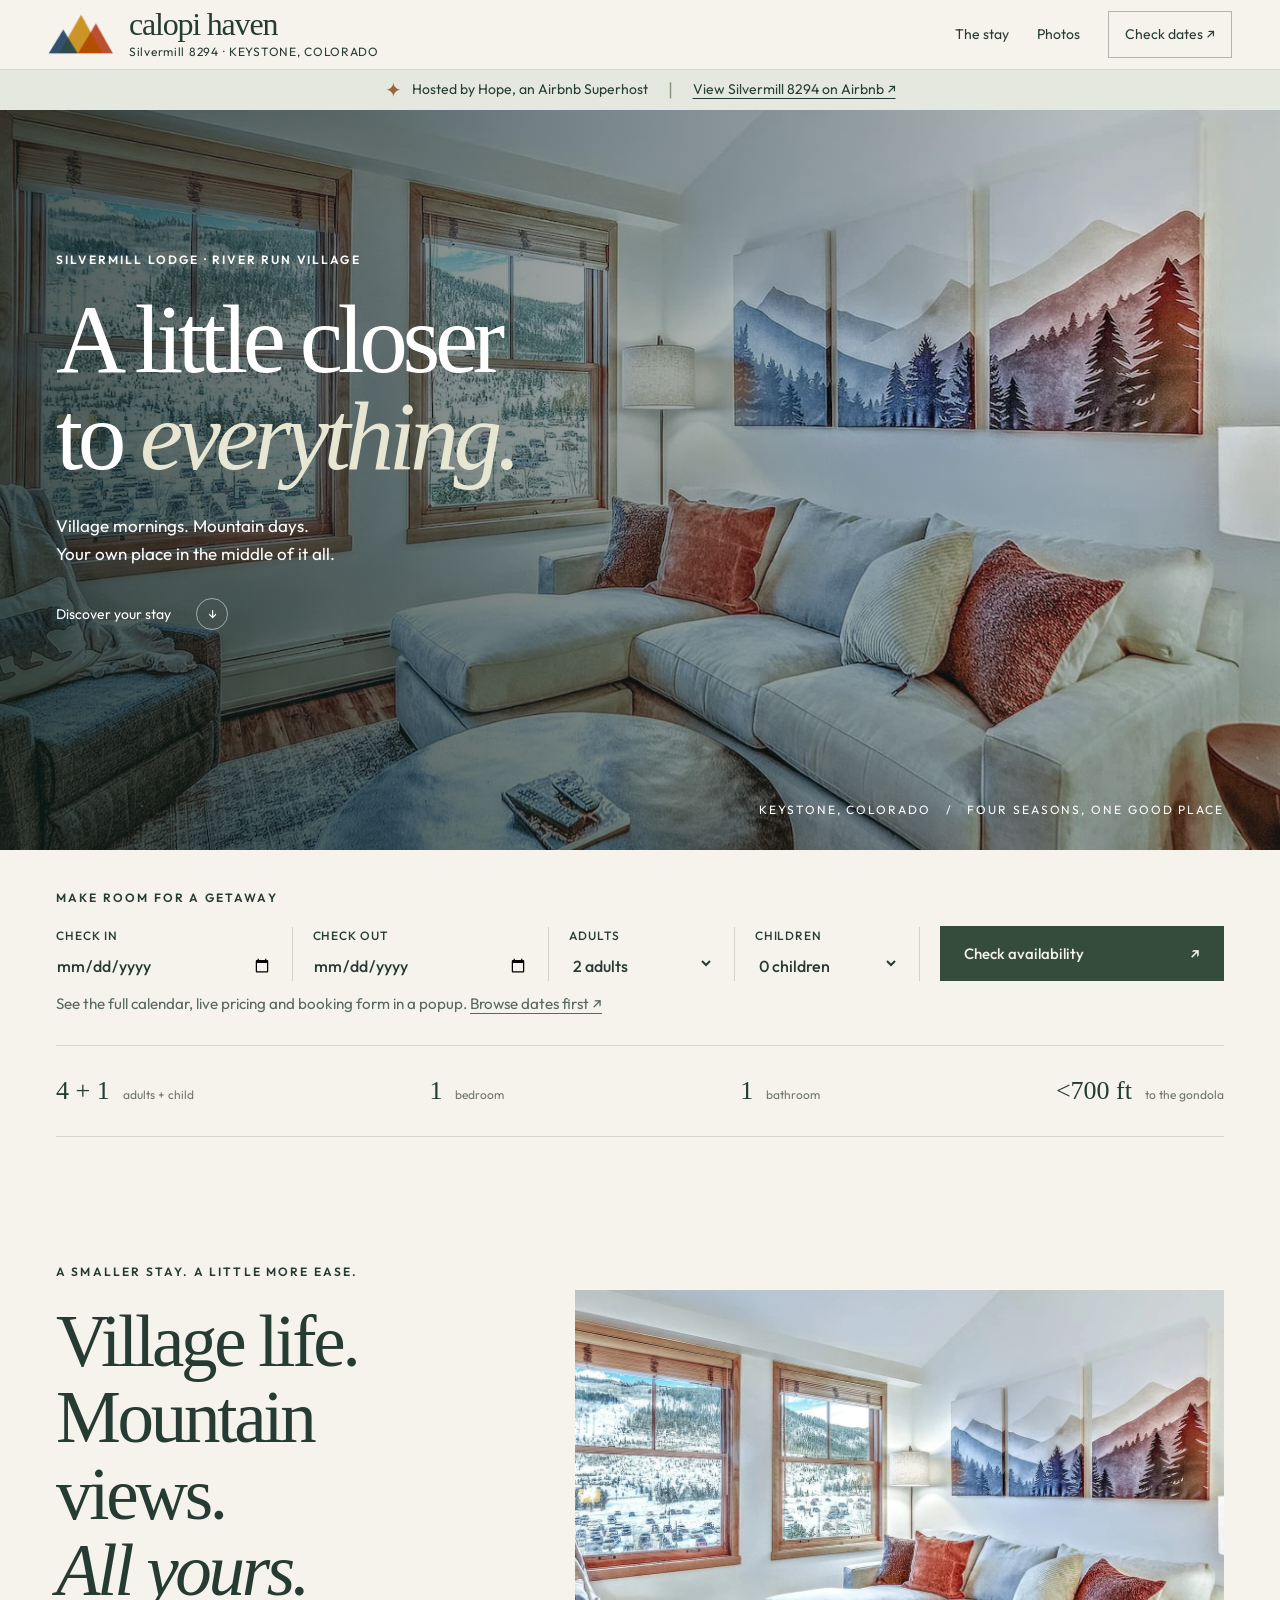
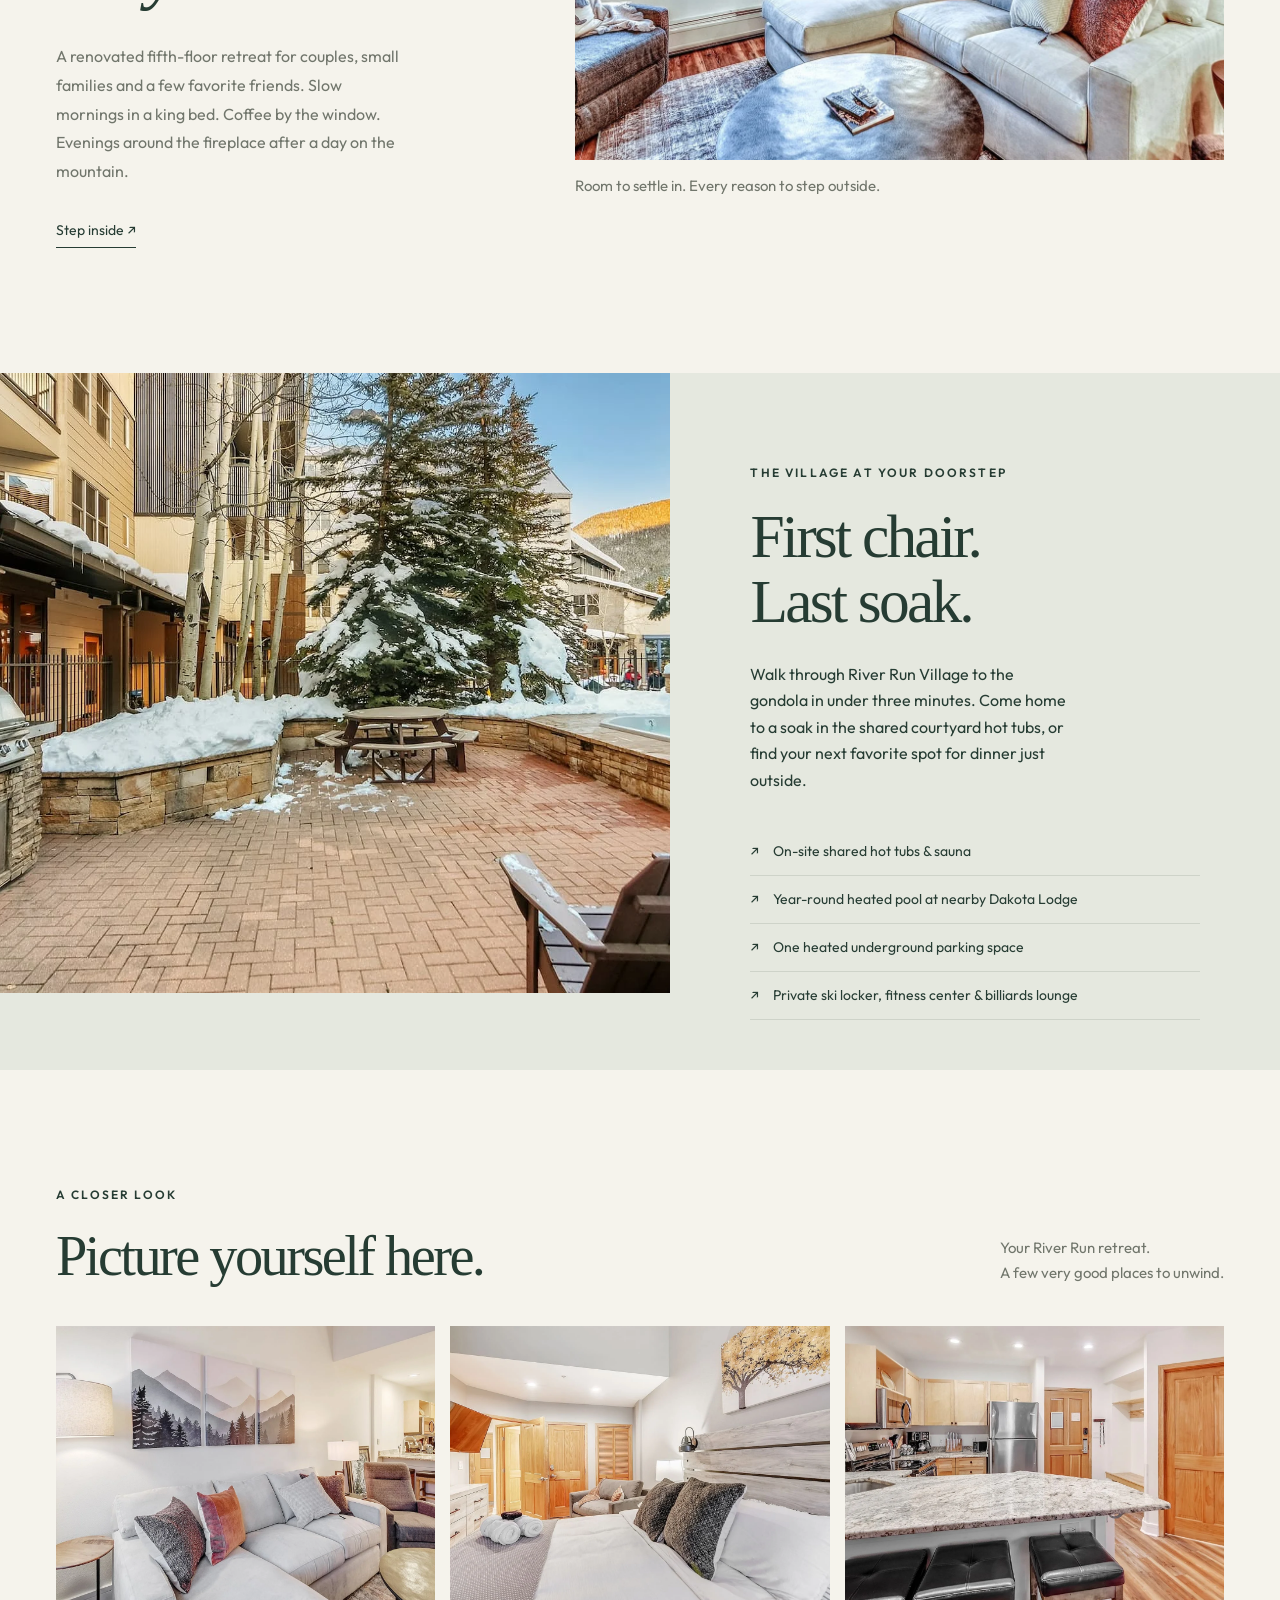
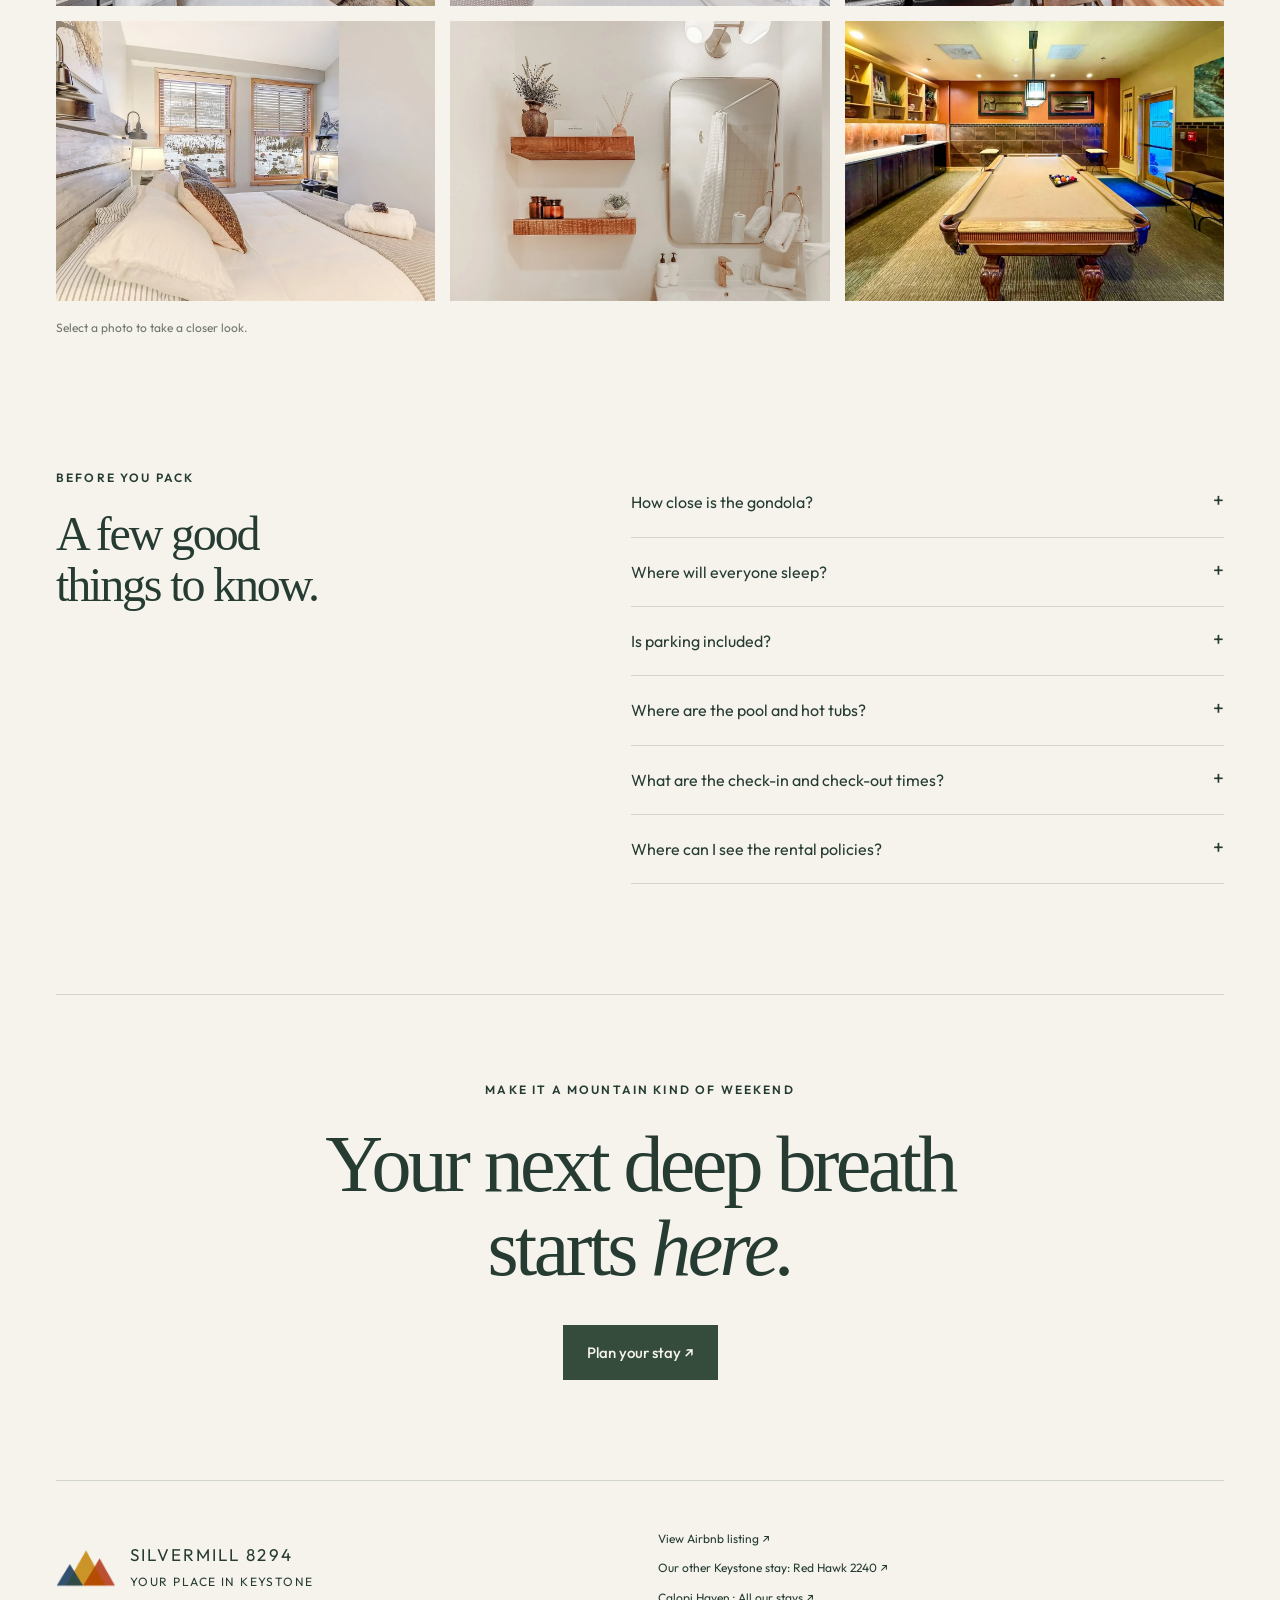
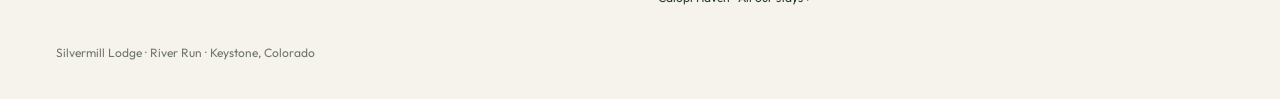
<file: previews/centered-host-strip.html>
<!DOCTYPE html>

<html lang="en"><head><base href="../"/><meta charset="utf-8"/><meta content="width=device-width, initial-scale=1" name="viewport"/><meta content="noindex,nofollow" name="robots"/><title>Silvermill — Centered Superhost strip mockup</title><meta content="Stay at Silvermill 8294 in Keystone: a renovated one-bedroom condo for up to 4 adults and 1 child in River Run Village, with hot tubs and a short walk to the gondola. Book your stay directly." name="description"/><link href="assets/mountains-favicon-transparent.png" rel="icon" type="image/png"/><link href="styles.css" rel="stylesheet"/><link href="calopi.css" rel="stylesheet"/><style>
.host-trust{justify-content:center;gap:20px;padding:8px 24px;text-align:center}
.host-strip-separator{font-size:18px;line-height:1;color:#8a9682}
.host-trust p{justify-content:center}.host-trust a{margin-left:0}
@media(max-width:600px){.host-trust{align-items:center;flex-direction:column;gap:4px;padding:10px 16px}.host-strip-separator{display:none}.host-trust a{margin-left:0}}
</style></head><body class="alpine selected-site"><a class="skip-link" href="#main">Skip to content</a><header class="haven-header property-header"><a aria-label="Calopi Haven home" class="haven-brand" data-preview-path="index.html" href="https://calopihaven.com/"><img alt="" class="calopi-logo" height="350" src="assets/mountains-logo-transparent.png" width="535"/><span>calopi haven<small class="property-identity">Silvermill 8294 · KEYSTONE, COLORADO</small></span></a><nav aria-label="Main navigation"><a href="#stay">The stay</a><a href="#gallery">Photos</a><a class="haven-outline" href="#book">Check dates ↗</a></nav></header><aside aria-label="Your host and Airbnb listing" class="host-trust"><p><span aria-hidden="true">✦</span> Hosted by Hope, an Airbnb Superhost</p><span aria-hidden="true" class="host-strip-separator">|</span><a href="https://www.airbnb.com/rooms/1237080165740047360" rel="noopener" target="_blank">View Silvermill 8294 on Airbnb ↗</a></aside><main id="main"><section class="alpine-hero"><img alt="Silvermill 8294 living room with bright windows, a sectional sofa and mountain-inspired artwork" class="hero-image" fetchpriority="high" loading="eager" src="assets/silvermill/08.webp"/><div class="hero-shade"></div><div class="alpine-hero-copy wrap"><p class="eyebrow">SILVERMILL LODGE · RIVER RUN VILLAGE</p><h1>A little closer<br/>to <em>everything.</em></h1><p>Village mornings. Mountain days.<br/>Your own place in the middle of it all.</p><a class="hero-link" href="#stay">Discover your stay <span>↓</span></a></div><span class="hero-coordinate">KEYSTONE, COLORADO   /   FOUR SEASONS, ONE GOOD PLACE</span></section><section class="alpine-book wrap" id="book"><p class="eyebrow">MAKE ROOM FOR A GETAWAY</p><form action="https://app.ownerrez.com/widgets/c10114d38806484bbd3c7bfd9bf4858e" class="booking-form" data-max-adults="4" data-max-children="1" data-max-guests="5" data-property-name="Silvermill 8294" method="get" rel="noopener" target="_blank"><input name="view" type="hidden" value="form"/><input name="propertyKey" type="hidden" value="3f15f3b1b0f548328ab5276d7014358a"/><label>CHECK IN<input aria-label="Check-in date" name="or_arrival" required="" type="date"/></label><label>CHECK OUT<input aria-label="Check-out date" name="or_departure" required="" type="date"/></label><label>ADULTS<select aria-label="Adults" name="or_adults"><option value="1">1 adult</option><option selected="" value="2">2 adults</option><option value="3">3 adults</option><option value="4">4 adults</option></select></label><label>CHILDREN<select aria-label="Children" name="or_children"><option value="0">0 children</option><option value="1">1 child</option></select></label><button class="button" type="submit">Check availability <span>↗</span></button><p class="date-error" role="alert"></p></form><p class="booking-handoff">See the full calendar, live pricing and booking form in a popup. <a class="booking-calendar-link" data-booking-window="" href="https://app.ownerrez.com/widgets/c10114d38806484bbd3c7bfd9bf4858e?view=form&amp;propertyKey=3f15f3b1b0f548328ab5276d7014358a" rel="noopener" target="_blank">Browse dates first ↗</a></p><a class="booking-window-fallback" hidden="" rel="noopener" target="_blank">Open the booking window ↗</a></section><div class="facts wrap"><span><b>4 + 1</b> adults + child</span><span><b>1</b> bedroom</span><span><b>1</b> bathroom</span><span><b>&lt;700 ft</b> to the gondola</span></div><section class="editorial wrap" id="stay"><div><p class="eyebrow">A SMALLER STAY. A LITTLE MORE EASE.</p><h2>Village life.<br/>Mountain views.<br/><em>All yours.</em></h2><p>A renovated fifth-floor retreat for couples, small families and a few favorite friends. Slow mornings in a king bed. Coffee by the window. Evenings around the fireplace after a day on the mountain.</p><a class="underlink" href="#gallery">Step inside ↗</a></div><figure><button aria-label="Enlarge: Silvermill living room with a sectional sofa and village views" class="photo" data-caption="Silvermill living room with a sectional sofa and village views" data-photo="assets/silvermill/08.webp"><img alt="Silvermill living room with a sectional sofa and village views" loading="lazy" src="assets/silvermill/08.webp"/></button><figcaption>Room to settle in. Every reason to step outside.</figcaption></figure></section><section class="amenity-story" id="explore"><div class="amenity-photo"><img alt="Outdoor hot tubs in the Silvermill courtyard" loading="lazy" src="assets/silvermill/49.webp"/></div><div><p class="eyebrow">THE VILLAGE AT YOUR DOORSTEP</p><h2>First chair.<br/>Last soak.</h2><p>Walk through River Run Village to the gondola in under three minutes. Come home to a soak in the shared courtyard hot tubs, or find your next favorite spot for dinner just outside.</p><ul class="amenity-list"><li>On-site shared hot tubs &amp; sauna</li><li>Year-round heated pool at nearby Dakota Lodge</li><li>One heated underground parking space</li><li>Private ski locker, fitness center &amp; billiards lounge</li></ul></div></section><section class="gallery-section wrap" id="gallery"><div class="section-top"><div><p class="eyebrow">A CLOSER LOOK</p><h2>Picture yourself here.</h2></div><p>Your River Run retreat.<br/>A few very good places to unwind.</p></div><div class="gallery-grid"><button aria-label="Enlarge: Living room with fireplace and mountain-inspired artwork" class="photo" data-caption="Living room with fireplace and mountain-inspired artwork" data-photo="assets/silvermill/00.webp"><img alt="Living room with fireplace and mountain-inspired artwork" loading="lazy" src="assets/silvermill/00.webp"/></button><button aria-label="Enlarge: King bedroom with soft linens and an upholstered headboard" class="photo" data-caption="King bedroom with soft linens and an upholstered headboard" data-photo="assets/silvermill/21.webp"><img alt="King bedroom with soft linens and an upholstered headboard" loading="lazy" src="assets/silvermill/21.webp"/></button><button aria-label="Enlarge: Full kitchen with breakfast bar seating" class="photo" data-caption="Full kitchen with breakfast bar seating" data-photo="assets/silvermill/10.webp"><img alt="Full kitchen with breakfast bar seating" loading="lazy" src="assets/silvermill/10.webp"/></button><button aria-label="Enlarge: Bedroom workspace overlooking River Run Village" class="photo" data-caption="Bedroom workspace overlooking River Run Village" data-photo="assets/silvermill/25.webp"><img alt="Bedroom workspace overlooking River Run Village" loading="lazy" src="assets/silvermill/25.webp"/></button><button aria-label="Enlarge: Bathroom with shower and bathtub" class="photo" data-caption="Bathroom with shower and bathtub" data-photo="assets/silvermill/28.webp"><img alt="Bathroom with shower and bathtub" loading="lazy" src="assets/silvermill/28.webp"/></button><button aria-label="Enlarge: Shared billiards lounge at Silvermill Lodge" class="photo" data-caption="Shared billiards lounge at Silvermill Lodge" data-photo="assets/silvermill/53.webp"><img alt="Shared billiards lounge at Silvermill Lodge" loading="lazy" src="assets/silvermill/53.webp"/></button></div><p class="gallery-note">Select a photo to take a closer look.</p></section><section class="faq wrap"><div><p class="eyebrow">BEFORE YOU PACK</p><h2>A few good<br/>things to know.</h2></div><div><details><summary>How close is the gondola?</summary><p>The condo is in River Run Village, less than 700 feet from the River Run Gondola. Walk through the village to reach the lift, dining and shops.</p></details><details><summary>Where will everyone sleep?</summary><p>The one-bedroom condo sleeps up to 4 adults and 1 child, with a king bed, a twin sleeper chair in the bedroom and a pull-out sofa in the living room. There is one full bathroom.</p></details><details><summary>Is parking included?</summary><p>One heated underground garage parking space and a private ski locker are included. An elevator serves the building. Need additional space? Visit <a class="parking-options-link" href="https://parkkeystone.com/" rel="noopener" target="_blank">parkkeystone.com</a> for more parking options.</p></details><details><summary>Where are the pool and hot tubs?</summary><p>The shared hot tubs are on site at Silvermill. The year-round heated pool is accessed at nearby Dakota Lodge. All shared amenities are subject to building access and maintenance.</p></details><details><summary>What are the check-in and check-out times?</summary><p>Check-in is after 4 PM and check-out is before 10 AM. Arrival instructions are shared with confirmed guests before their stay.</p></details><details><summary>Where can I see the rental policies?</summary><p>Pricing and booking terms are shown for your selected stay. Review the rental agreement and cancellation policy before completing your reservation.</p></details></div></section><section class="closing wrap"><p class="eyebrow">MAKE IT A MOUNTAIN KIND OF WEEKEND</p><h2>Your next deep breath<br/>starts <em>here.</em></h2><a class="button" href="#book">Plan your stay ↗</a></section></main><footer class="site-footer wrap"><a class="brand" data-preview-path="silvermill.html" href="https://silvermill8294.com/"><img alt="" class="calopi-logo" height="350" src="assets/mountains-logo-transparent.png" width="535"/><span>SILVERMILL <b>8294</b><small>YOUR PLACE IN KEYSTONE</small></span></a><div><a href="https://www.airbnb.com/rooms/1237080165740047360" rel="noopener" target="_blank">View Airbnb listing ↗</a><a data-preview-path="redhawk.html" href="https://redhawk2240.com/">Our other Keystone stay: Red Hawk 2240 ↗</a><a data-preview-path="index.html" href="https://calopihaven.com/">Calopi Haven · All our stays ↗</a></div><p>Silvermill Lodge · River Run · Keystone, Colorado</p></footer><dialog class="lightbox"><button aria-label="Close photo" class="dialog-close">×</button><img alt=""/><p></p><div class="lightbox-controls"><button aria-label="Previous photo" data-direction="-1">← Previous</button><button aria-label="Next photo" data-direction="1">Next →</button></div></dialog><dialog aria-labelledby="booking-dialog-title" class="booking-dialog"><div class="booking-dialog-header"><div><p class="eyebrow">AVAILABILITY &amp; PRICING</p><h2 id="booking-dialog-title">Plan your stay</h2></div><button aria-label="Close booking popup" class="dialog-close" type="button">×</button></div><p class="booking-loading" role="status">Loading calendar and pricing…</p><div class="booking-widget-scroll"><iframe class="booking-widget-frame" referrerpolicy="strict-origin-when-cross-origin" scrolling="no" title="Availability, pricing and booking form"></iframe></div><a class="booking-dialog-fallback" rel="noopener" target="_blank">Having trouble? Open the booking form separately ↗</a></dialog><script src="site.js"></script></body></html>
</file>
<file: styles.css>
@font-face{font-family:Outfit;src:url('assets/outfit.ttf') format('truetype');font-display:swap;font-weight:100 900}*{box-sizing:border-box}html{scroll-behavior:smooth;scroll-padding-top:35px}body{margin:0;background:var(--paper);color:var(--ink);font:17px/1.65 Outfit,Arial,sans-serif;padding-bottom:42px}body.alpine{--paper:#f5f3ec;--ink:#263c33;--accent:#354c3c;--muted:#71766c}body.gatherings{--paper:#fffaf1;--ink:#193e3b;--accent:#c94f37;--muted:#656e68}body.summit{--paper:#151d20;--ink:#f5f4e9;--accent:#d2ef79;--muted:#b0bab8}img{max-width:100%;display:block;object-fit:cover}a{color:inherit;text-decoration:none}button,input,select{font:inherit}button,a,input,select,summary{-webkit-tap-highlight-color:transparent}button{cursor:pointer}a:focus-visible,button:focus-visible,summary:focus-visible,input:focus-visible,select:focus-visible{outline:3px solid #d6854c;outline-offset:5px}button{color:inherit}p{margin:0 0 1.3em}h1,h2,h3{font-weight:400;line-height:1.05;margin:0}h1,h2,h3{font-family:Georgia,'Times New Roman',serif}h1{letter-spacing:-.055em}h2{font-size:clamp(38px,4.8vw,70px);letter-spacing:-.045em}h3{font-size:30px;letter-spacing:-.03em}em{font-weight:400}figure{margin:0}figcaption{font-size:15px;margin-top:14px;color:var(--muted)}.wrap{width:min(1280px,calc(100% - 112px));margin-inline:auto}.eyebrow{font-size:12px;font-weight:600;letter-spacing:.18em;line-height:1.6;margin-bottom:22px}.site-header{height:112px;display:flex;align-items:center;justify-content:space-between;gap:25px;padding:0 56px}.brand{display:flex;align-items:center;gap:14px;line-height:1.1;flex-shrink:0}.brand svg{width:49px;height:38px}.brand>span{font-size:17px;letter-spacing:.12em}.brand b{font-weight:400}.brand small{display:block;font-size:12px;letter-spacing:.24em;margin-top:9px}.site-header nav{display:flex;align-items:center;gap:36px;font-size:14px}.nav-book{padding:13px 19px;border:1px solid currentColor;display:flex;gap:26px;align-items:center}.button{background:var(--accent);color:var(--paper);border:0;display:inline-flex;align-items:center;justify-content:space-between;gap:32px;padding:17px 24px;font-size:15px;font-weight:500;line-height:1.4;min-height:51px}.button:hover{filter:brightness(1.12)}.underlink{display:inline-block;border-bottom:1px solid currentColor;padding-bottom:5px;margin-top:12px;font-size:14px}.hero-image{width:100%;height:100%;position:absolute;inset:0;object-fit:cover}.hero-shade{position:absolute;inset:0;background:linear-gradient(90deg,rgba(10,27,24,.73),rgba(15,30,30,.12) 85%),linear-gradient(0deg,#10282055,transparent 70%)}.alpine-hero{height:min(740px,72vw);min-height:540px;position:relative;color:#fff}.alpine-hero-copy{position:relative;padding-top:140px}.alpine-hero h1{font-size:clamp(65px,7.6vw,116px);max-width:1050px;line-height:1}.alpine-hero h1 em{color:#e7e6d2}.alpine-hero-copy>p:not(.eyebrow){font-size:17px;line-height:1.65;margin:27px 0}.hero-link{font-size:14px;display:flex;align-items:center;gap:25px;margin-top:30px;width:max-content}.hero-link span{display:inline-grid;place-items:center;border:1px solid #ffffff80;border-radius:50%;height:32px;width:32px}.hero-coordinate{position:absolute;right:56px;bottom:30px;font-size:12px;letter-spacing:.16em}.alpine-book{padding:38px 0 29px}.alpine-book>.eyebrow{margin-bottom:19px}.booking-form{display:grid;grid-template-columns:1fr 1fr .8fr 1.1fr;align-items:end;gap:20px;position:relative}.booking-form label{display:block;font-size:12px;letter-spacing:.12em;line-height:1.5;font-weight:500;padding-right:20px;border-right:1px solid #8a938b55}.booking-form input,.booking-form select{display:block;width:100%;background:transparent;border:0;color:inherit;font-size:16px;padding:6px 0 0;min-height:36px;letter-spacing:0;outline-offset:0}.booking-form select option{color:#233f37}.date-error{grid-column:1/-1;color:#b53924;font-size:15px;margin:0}.date-error:empty{display:none}.facts{display:flex;justify-content:space-between;border-top:1px solid #9ca39860;border-bottom:1px solid #9ca39860;padding:24px 0;font-size:12px;color:var(--muted)}.facts b{font-family:Georgia,serif;font-size:26px;font-weight:400;color:var(--ink);margin-right:10px}.editorial{display:grid;grid-template-columns:.85fr 1.35fr;gap:110px;padding-block:125px}.editorial h2{font-size:clamp(50px,5.7vw,84px);margin:0 0 32px}.editorial p:not(.eyebrow){max-width:350px;font-size:16px;color:var(--muted);line-height:1.8}.editorial figure{padding-top:28px}.photo{display:block;border:0;padding:0;background:transparent;width:100%;overflow:hidden;text-align:left}.photo img{width:100%;height:100%;transition:transform .5s}.photo:hover img{transform:scale(1.035)}.editorial .photo{height:470px}.amenity-story{display:grid;grid-template-columns:1.1fr 1fr;background:#e5e8df}.amenity-photo img{height:620px;width:100%}.amenity-story>div:last-child{padding:90px 80px 50px}.amenity-story h2{margin-bottom:28px}.amenity-story p:not(.eyebrow){font-size:16px;max-width:320px}.amenity-list{padding:0;list-style:none;margin:35px 0 0;font-size:14px}.amenity-list li{border-bottom:1px solid #a8b0a560;padding:12px 0}.amenity-list li:before{content:'↗';margin-right:14px}.gallery-section{padding-block:115px}.section-top{display:flex;justify-content:space-between;align-items:end;gap:30px;margin-bottom:40px}.section-top h2{font-size:clamp(36px,4.4vw,64px)}.section-top>p{font-size:15px;color:var(--muted);margin:0;flex-shrink:0}.gallery-grid{display:grid;grid-template-columns:repeat(3,1fr);gap:15px}.gallery-grid .photo{height:280px}.gallery-note{font-size:12px;margin-top:17px;color:var(--muted)}.faq{display:grid;grid-template-columns:1fr 1.25fr;gap:100px;padding-bottom:110px}.faq h2{font-size:48px}.faq details{border-bottom:1px solid #87948c55}.faq summary{padding:21px 30px 21px 0;font-size:16px;cursor:pointer;position:relative;list-style:none}.faq summary::-webkit-details-marker{display:none}.faq summary:after{content:'+';position:absolute;right:0;font-size:20px;top:15px}.faq details[open] summary:after{content:'−'}.faq details p{font-size:15px;color:var(--muted);max-width:500px}.closing{text-align:center;border-top:1px solid #87948c55;padding-block:85px 100px}.closing h2{margin-bottom:35px;font-size:80px}.site-footer{padding:48px 0 36px;border-top:1px solid #87948c55;display:grid;grid-template-columns:1fr 1fr;gap:35px}.site-footer>div{display:flex;align-items:center;justify-content:end;gap:30px;font-size:12px}.site-footer>p{font-size:12px;color:var(--muted);grid-column:1/-1;margin:0}.concept-bar{position:fixed;bottom:0;left:0;right:0;background:#fff;color:#344a41;height:42px;z-index:10;display:flex;justify-content:space-between;align-items:center;padding:0 25px;font-size:12px;border-top:1px solid #0002}.concept-bar span{font-size:12px;letter-spacing:.16em}.skip-link{position:fixed;top:-100px;left:12px;background:white;color:#123;padding:10px;z-index:30}.skip-link:focus{top:10px}dialog{border:0;padding:50px;background:#f7f4ed;color:#263c33;width:min(580px,calc(100% - 32px));max-height:90vh;box-shadow:0 30px 100px #0004}dialog::backdrop{background:#0d1919cc;backdrop-filter:blur(6px)}dialog h2{font-size:48px;margin-bottom:24px}.dialog-close{position:absolute;right:14px;top:10px;background:none;border:0;font-size:30px;line-height:1;padding:10px}.stay-summary{font-size:17px}.preview-note{padding:22px;background:#e8e9df;font-size:15px;margin-block:25px}.preview-note p{margin:8px 0 0}.inquiry-dialog .button{background:#263c33;color:white;width:100%;font-size:14px}.text-button{background:none;border:0;display:block;margin:18px auto 0;padding:10px;font-size:14px;text-decoration:underline}.lightbox{background:#111b1b;color:white;width:min(1200px,calc(100% - 30px));padding:45px 25px 20px}.lightbox>img{max-height:68vh;width:auto;margin:auto;object-fit:contain}.lightbox>p{margin:18px auto 12px;font-size:15px;text-align:center}.lightbox-controls{display:flex;justify-content:space-between}.lightbox-controls button{background:transparent;border:1px solid #fff5;color:#fff;padding:8px 18px;font-size:14px}
/* Concept 02: a colorful, welcoming family editorial. */
.gatherings h1,.gatherings h2,.gatherings h3{font-family:Georgia,serif}.gatherings .site-header{height:106px}.gatherings .nav-book{border:0;background:#c94f37;color:#fff;border-radius:5px}.gatherings .button{border-radius:5px;color:#fff}.family-hero{display:grid;grid-template-columns:1.05fr 1fr;gap:70px;padding-top:55px;padding-bottom:95px;align-items:center}.family-heading h1{font-size:clamp(50px,5.35vw,80px);letter-spacing:-.055em;line-height:1.08}.family-heading h1 em{color:#bc4c37}.family-heading>p:not(.eyebrow){max-width:370px;font-size:16px;margin-block:26px}.hand-note{display:block;font-family:Georgia,serif;font-style:italic;font-size:17px;color:#7b795f;transform:rotate(-4deg);margin:28px 0 0 55px}.family-collage{height:560px;position:relative;padding:0 0 100px 28px}.collage-main{height:430px;width:100%;border-radius:150px 150px 8px 8px;object-position:48% center}.collage-small{width:55%;height:220px;position:absolute;bottom:0;left:-30px;transform:rotate(-6deg);border:8px solid var(--paper);border-radius:5px}.round-stamp{position:absolute;bottom:25px;right:-10px;height:132px;width:132px;display:flex;flex-direction:column;align-items:center;justify-content:center;background:#efe5ae;color:#193e3b;border-radius:50%;font-size:12px;line-height:1.1;transform:rotate(10deg);letter-spacing:.1em}.round-stamp span{font-size:12px;letter-spacing:0}.family-ticker{display:flex;align-items:center;justify-content:space-around;gap:25px;background:#e9edda;padding:22px;font-size:12px;font-weight:500;letter-spacing:.15em;overflow:hidden;white-space:nowrap}.family-ticker span:nth-child(even){font-size:24px;line-height:1}.family-plan{padding:65px 0;display:grid;grid-template-columns:.85fr 1.7fr;gap:45px;align-items:center;border-bottom:1px solid #9998}.family-plan .eyebrow{font-size:12px;margin-bottom:12px}.family-plan h2{font-size:32px}.family-plan .booking-form{gap:12px}.family-plan .button{padding:15px 17px;gap:15px}.family-plan input,.family-plan select{font-size:14px}.family-stay{padding:95px 0 100px}.family-stay .section-top h2{font-size:50px}.family-room-grid{display:grid;grid-template-columns:repeat(3,1fr);gap:26px}.family-room-grid .photo{height:280px;border-radius:8px}.room-number{display:block;font-size:12px;letter-spacing:.12em;margin:24px 0 14px;color:#a14632}.family-room-grid h3{font-size:28px;margin-bottom:15px}.family-room-grid p{font-size:15px;color:var(--muted);max-width:340px}.family-outdoors{display:grid;grid-template-columns:1fr 1fr;background:#e9edda;align-items:center}.family-outdoors>div:first-child{height:600px;padding:50px}.family-outdoors img{width:100%;height:100%;border-radius:250px 250px 12px 12px}.family-outdoors>div:last-child{padding:60px 70px 60px 35px}.family-outdoors h2{font-size:60px;margin-bottom:24px}.family-outdoors p:not(.eyebrow){font-size:16px;max-width:370px}.family-mini-facts{display:flex;justify-content:space-between;gap:20px;padding-top:25px;font-size:14px}.family-mini-facts>span{display:flex;flex-direction:column;align-items:center;gap:5px}.family-mini-facts b{font-size:14px;font-weight:600}.gatherings .gallery-grid .photo{border-radius:7px}.family-closing{background:#f0d5bc;border-radius:240px 240px 0 0;padding:80px 30px 90px;text-align:center;margin-bottom:70px;max-width:950px}.family-closing h2{font-size:85px;margin-bottom:30px}.family-closing h2 em{color:#aa4937}.gatherings .site-footer{border-top:0}
/* Concept 03: a graphic mountain basecamp. */
.summit{font-weight:350}.summit h1,.summit h2,.summit h3{font-family:Outfit,'Arial Black',Arial,sans-serif;font-weight:700;letter-spacing:-.055em}.summit .site-header{height:95px}.summit .brand{color:var(--accent)}.summit .nav-book{background:var(--accent);border-color:var(--accent);color:#151d20;font-weight:600}.summit-hero{height:710px;position:relative}.summit .hero-image{object-position:center 58%}.summit .hero-shade{background:linear-gradient(90deg,#101a23a8,#16232d22),linear-gradient(0deg,#101a23bd,transparent 90%)}.summit-copy{position:relative;padding-top:115px}.summit-copy .eyebrow{color:#d2ef79}.summit-copy h1{font-size:clamp(85px,10.8vw,158px);line-height:.92;letter-spacing:-.055em}.summit-copy h1 span{color:#d2ef79}.summit-hero-bottom{display:flex;justify-content:space-between;align-items:end;padding-top:35px}.summit-hero-bottom p{font-size:17px;margin:0}.circle-link{width:70px;height:70px;border:1px solid #d2ef79;border-radius:50%;font-size:40px;display:grid;place-items:center;color:#d2ef79}.summit-caption{position:absolute;bottom:25px;left:56px;font-size:12px;letter-spacing:.2em}.summit-book{background:#d2ef79;color:#172122;padding-block:28px}.summit-book .eyebrow{font-size:12px;margin-bottom:16px}.summit-book .button{background:#172122;color:#d2ef79}.summit-stat-grid{display:grid;grid-template-columns:repeat(3,1fr);padding-block:48px;border-bottom:1px solid #ffffff30}.summit-stat-grid>div{display:flex;align-items:center;gap:24px;justify-content:center;border-right:1px solid #ffffff30}.summit-stat-grid>div:first-child{justify-content:start}.summit-stat-grid>div:last-child{border:0;justify-content:end}.summit-stat-grid b{font-size:54px;font-weight:500;line-height:1}.summit-stat-grid b small{font-size:16px;margin-left:5px}.summit-stat-grid span{font-size:12px;letter-spacing:.1em;max-width:125px;line-height:1.6;color:#c3cdc6}.summit-stay{padding-block:100px}.summit-heading h2{font-size:clamp(45px,5.7vw,84px);margin-bottom:45px}.summit-heading h2 span{color:#99a39c}.summit-room{display:grid;grid-template-columns:1.35fr 1fr;gap:85px;align-items:center}.summit-room .photo{height:510px}.summit-room h3{font-size:48px;margin-bottom:25px}.summit-room p:not(.eyebrow){font-size:16px;color:var(--muted)}.summit .amenity-list{color:#c0c8c1}.summit .underlink{color:#d2ef79}.summit-explore{padding-bottom:80px}.summit-explore h2{font-size:76px}.season-tabs{display:flex;border:1px solid #7d877c;padding:5px;gap:5px}.season-tabs button{background:transparent;color:#f5f4e9;border:0;padding:10px 25px;font-size:14px}.season-tabs .active{background:#d2ef79;color:#172122}.season-panel{position:relative;height:530px;overflow:hidden}.season-image{width:100%;height:100%}.season-panel>div{position:absolute;inset:0;background:linear-gradient(90deg,#121f28e6,transparent);display:flex;flex-direction:column;justify-content:center;align-items:start;padding:60px}.season-panel h3{font-size:55px;margin-bottom:25px}.season-panel p:not(.eyebrow){font-size:16px;max-width:320px;color:#e6eae6}.summit .gallery-section{border-top:1px solid #ffffff30;padding-top:80px}.summit .section-top h2{font-size:54px}.summit .gallery-grid{gap:12px}.summit .faq h2{font-size:47px}.summit .faq details{border-color:#ffffff30}.summit-closing{border-top:1px solid #ffffff30;padding-block:80px 100px}.summit-closing h2{font-size:clamp(76px,10vw,140px);line-height:.95;margin-bottom:40px}.summit-closing h2 span{color:var(--accent)}.summit .button{color:#172122}.summit .site-footer{border-color:#ffffff30}.summit .concept-bar{background:#d2ef79;color:#172122}
/* Comparison gallery */
body.comparison{--paper:#f5f3ec;--ink:#263c33;--muted:#687469;--accent:#263c33;padding-bottom:0}.comparison-header{padding:55px 0 30px;display:flex;justify-content:space-between;align-items:center}.comparison-header>span{font-size:12px;letter-spacing:.15em}.comparison-intro{padding:60px 0 55px;display:grid;grid-template-columns:1.4fr 1fr;gap:70px;align-items:end}.comparison-intro h1{font-size:clamp(55px,6vw,86px)}.comparison-intro>div:last-child{font-size:16px;max-width:400px;color:#687469}.concept-cards{display:grid;grid-template-columns:repeat(3,1fr);gap:25px;padding-bottom:80px}.concept-card{display:block;border-top:1px solid #a6afa3;padding-top:20px}.concept-card .number{font-size:12px;letter-spacing:.15em;display:block;margin-bottom:18px}.concept-card img{height:270px;width:100%;object-position:top;object-fit:cover;transition:transform .4s}.concept-card:hover img{transform:translateY(-5px)}.concept-card h2{font-size:34px;margin:25px 0 10px}.concept-card p{font-size:15px;color:#687469;margin:0 0 20px}.concept-card .swatches{display:flex;gap:6px;margin:15px 0}.swatches i{height:14px;width:14px;border-radius:50%}.concept-card .underlink{font-size:14px}.comparison-note{border-top:1px solid #a6afa3;padding:35px 0 50px;display:grid;grid-template-columns:1fr 1fr;gap:70px;font-size:15px;color:#687469}.comparison-note h3{font-size:25px;color:#263c33;margin-bottom:15px}
@media(min-width:1700px){.site-header{padding-inline:calc((100vw - 1280px)/2)}}
@media(max-width:1050px){.wrap{width:calc(100% - 64px)}.site-header{padding-inline:32px}.site-header nav{gap:22px}.editorial{gap:55px;padding-block:85px}.amenity-story>div:last-child{padding:65px 45px}.family-hero{gap:35px}.family-collage{height:460px}.collage-main{height:350px}.collage-small{height:180px}.round-stamp{width:110px;height:110px}.family-plan{display:block}.family-plan>div{margin-bottom:25px}.family-room-grid{gap:20px}.family-room-grid .photo{height:240px}.family-outdoors>div:first-child{padding:30px;height:540px}.family-outdoors>div:last-child{padding:35px 35px 35px 15px}.family-outdoors h2{font-size:48px}.summit-room{gap:40px}.summit-stat-grid>div{gap:15px}.summit-stat-grid b{font-size:40px}.summit-stat-grid span{font-size:12px;max-width:100px}.gallery-grid .photo{height:230px}.faq{gap:50px}.concept-card img{height:220px}}
@media(max-width:700px){html{scroll-padding-top:20px}.wrap{width:calc(100% - 40px)}.site-header,.gatherings .site-header,.summit .site-header{height:88px;padding:0 20px}.brand{gap:9px}.brand svg{width:33px}.brand>span{font-size:14px}.brand small{font-size:12px;margin-top:6px}.site-header nav{gap:0}.site-header nav>a:not(.nav-book){display:none}.nav-book{padding:10px 12px;gap:14px;font-size:12px}.alpine-hero{height:620px;min-height:0}.alpine-hero-copy{padding-top:135px}.alpine-hero h1{font-size:58px;line-height:1.03}.alpine-hero-copy .eyebrow{font-size:12px}.alpine-hero-copy>p:not(.eyebrow){font-size:16px}.hero-coordinate{right:20px;left:20px;font-size:12px;bottom:24px;letter-spacing:.13em}.alpine .hero-image{object-position:58% center}.alpine-book{padding-top:30px}.booking-form{grid-template-columns:1fr 1fr;gap:22px 15px}.booking-form label{padding-right:10px}.booking-form label:nth-child(2){border:0}.booking-form input,.booking-form select{font-size:15px}.booking-form .button{padding:16px;gap:12px;font-size:14px}.facts{display:grid;grid-template-columns:1fr 1fr;gap:20px;font-size:12px;padding-block:25px}.facts b{font-size:23px;display:block;margin:0}.editorial{grid-template-columns:1fr;padding-block:65px;gap:35px}.editorial h2{font-size:58px;margin-bottom:25px}.editorial p:not(.eyebrow){max-width:none}.editorial figure{padding:0}.editorial .photo{height:350px}.amenity-story{grid-template-columns:1fr}.amenity-photo img{height:360px}.amenity-story>div:last-child{padding:45px 25px 50px}.amenity-story h2{font-size:54px}.gallery-section{padding-block:65px}.section-top{display:block;margin-bottom:28px}.section-top>p{margin-top:20px}.section-top h2{font-size:40px}.gallery-grid{grid-template-columns:1fr 1fr;gap:9px}.gallery-grid .photo{height:160px}.faq{grid-template-columns:1fr;padding-bottom:65px;gap:25px}.faq h2{font-size:42px}.faq summary{font-size:15px;padding-block:20px}.closing{padding-block:60px}.closing h2{font-size:49px}.eyebrow{font-size:12px;margin-bottom:18px}.site-footer{display:block;padding-block:35px}.site-footer>div{display:flex;flex-direction:column;align-items:start;gap:15px;margin:28px 0}.site-footer>p{font-size:12px}.concept-bar{padding-inline:14px;font-size:12px}.concept-bar span{font-size:12px}.family-hero{display:flex;flex-direction:column;align-items:stretch;gap:45px;padding-top:38px;padding-bottom:55px}.family-heading h1{font-size:52px}.family-heading>p:not(.eyebrow){font-size:16px;margin-block:23px}.hand-note{display:inline-block;margin:15px 0 0 15px;font-size:16px}.family-collage{height:455px;padding-left:35px;max-width:440px;width:100%;margin:auto}.collage-main{height:350px;border-radius:140px 140px 8px 8px}.collage-small{left:0;width:58%;height:190px}.round-stamp{right:0;bottom:10px;width:110px;height:110px;font-size:12px}.family-ticker{padding:19px;font-size:12px;gap:22px;justify-content:start}.family-plan{padding-block:40px}.family-plan .booking-form{gap:20px}.family-plan .booking-form input,.family-plan .booking-form select{font-size:15px}.family-plan .button{font-size:14px;gap:10px}.family-stay{padding-block:60px}.family-stay .section-top h2{font-size:43px}.family-room-grid{grid-template-columns:1fr;gap:30px}.family-room-grid .photo{height:320px}.family-room-grid h3{font-size:30px}.family-room-grid p{max-width:none}.family-outdoors{grid-template-columns:1fr}.family-outdoors>div:first-child{padding:30px 25px 0;height:420px}.family-outdoors>div:last-child{padding:40px 25px 45px}.family-outdoors h2{font-size:46px}.family-mini-facts{font-size:12px}.family-closing{padding:60px 20px;border-radius:180px 180px 0 0;margin-bottom:30px}.family-closing h2{font-size:51px}.family-closing .eyebrow{font-size:12px}.summit-hero{height:620px}.summit-copy{padding-top:125px}.summit-copy h1{font-size:65px;line-height:.98}.summit-copy .eyebrow{font-size:12px}.summit-hero-bottom{padding-top:32px;align-items:center;gap:20px}.summit-hero-bottom p{font-size:14px}.circle-link{width:48px;height:48px;font-size:28px;flex-shrink:0}.summit-caption{left:20px;font-size:12px;letter-spacing:.1em}.summit-book{padding-block:30px}.summit-stat-grid{gap:14px;padding-block:32px}.summit-stat-grid>div{display:block;padding-right:9px;text-align:left}.summit-stat-grid>div:last-child{padding:0}.summit-stat-grid b{font-size:33px;display:block;margin-bottom:10px}.summit-stat-grid b small{font-size:12px;margin-left:2px}.summit-stat-grid span{font-size:12px;letter-spacing:.03em;display:block}.summit-stay{padding-block:65px}.summit-heading h2{font-size:40px;margin-bottom:30px}.summit-room{grid-template-columns:1fr;gap:35px}.summit-room .photo{height:330px}.summit-room h3{font-size:43px}.summit-explore{padding-bottom:50px}.summit-explore h2{font-size:45px}.season-tabs{width:max-content;margin-top:25px}.season-tabs button{padding:9px 20px}.season-panel{height:520px}.season-panel>div{padding:30px 25px;background:linear-gradient(90deg,#121f28d9,#121f2844)}.season-panel h3{font-size:43px}.summit .gallery-section{padding-top:55px}.summit .section-top h2{font-size:39px}.summit .faq h2{font-size:40px}.summit-closing{padding-block:55px 65px}.summit-closing h2{font-size:54px}.comparison-header{padding-top:30px}.comparison-header>span{font-size:12px}.comparison-intro{display:block;padding-block:30px}.comparison-intro h1{font-size:57px;margin-bottom:30px}.concept-cards{grid-template-columns:1fr;gap:45px;padding-bottom:50px}.concept-card img{height:300px}.concept-card h2{font-size:38px}.comparison-note{grid-template-columns:1fr;gap:15px}.inquiry-dialog{padding:45px 25px 25px}dialog h2{font-size:40px}.preview-note{padding:18px}.lightbox{padding:50px 15px 15px}.lightbox>img{max-height:60vh}}
@media(prefers-reduced-motion:reduce){html{scroll-behavior:auto}*,*:before,*:after{transition:none!important}}

.summit .summit-book .button{color:#d2ef79}.summit .inquiry-dialog .button{color:#fff;background:#263c33}

.booking-handoff{font-size:.95rem;line-height:1.5;opacity:.75;margin:12px 0 0}
.family-plan .booking-handoff{grid-column:1/-1}
.selected-site{padding-bottom:0}
.selected-site .site-footer>div{display:flex;flex-direction:column;align-items:flex-start;gap:10px}
@media(min-width:901px){.booking-form[data-max-guests]{grid-template-columns:1fr 1fr .7fr .7fr 1.2fr}}
@media(max-width:900px){.booking-form[data-max-guests] .button{grid-column:1/-1}}

/* Keep the larger small text comfortable in the selected property layouts. */
.selected-site .booking-form input,.selected-site .booking-form select{font-size:16px}
.selected-site .booking-form label{font-size:12px;letter-spacing:.08em}
.selected-site .site-header nav,.selected-site .nav-book{font-size:14px}
.selected-site .brand small{letter-spacing:.12em;line-height:1.4}
.selected-site .hero-coordinate{max-width:calc(100% - 40px);line-height:1.6}
@media(max-width:600px){.selected-site .site-header{height:auto;min-height:100px;padding-block:18px;gap:16px;flex-wrap:wrap}.selected-site .site-header .brand{gap:10px}.selected-site .site-header .brand small{letter-spacing:.06em}.selected-site .nav-book{padding:10px 13px;gap:10px}.selected-site .site-header nav{margin-left:auto}.selected-site .eyebrow{letter-spacing:.12em}}
.selected-site .booking-form label,.selected-site .booking-form input,.selected-site .booking-form select{min-width:0}
@media(max-width:600px){.selected-site .booking-form{grid-template-columns:minmax(0,1fr) minmax(0,1fr)}.selected-site .booking-form .button{min-width:0;width:100%;gap:8px;padding-inline:12px}}

.booking-calendar-link{text-decoration:underline;text-underline-offset:4px;white-space:normal}.booking-window-fallback:not([hidden]){display:inline-block;margin-top:12px;font-size:16px;text-decoration:underline;text-underline-offset:4px}.booking-window-fallback[hidden]{display:none}

/* The full live booking widget stays inside an accessible on-page popup. */
.booking-is-open{overflow:hidden}.booking-dialog{padding:0;width:min(900px,calc(100% - 32px));height:min(900px,92dvh);max-height:92dvh;overflow:hidden;background:#fff;box-sizing:border-box}.booking-dialog[open]{display:flex;flex-direction:column}.booking-dialog-header{position:relative;flex:none;display:flex;align-items:center;padding:20px 66px 17px 24px;border-bottom:1px solid #d8dccf;background:#f5f3ec}.booking-dialog-header .eyebrow{font-size:12px;margin:0 0 7px}.booking-dialog-header h2{font-size:30px;line-height:1.15;margin:0}.booking-dialog .dialog-close{right:12px;top:15px;width:44px;height:44px;padding:6px}.booking-widget-frame{border:0;width:100%;flex:1;min-height:0;background:#fff}.booking-loading{font-size:16px;margin:0;padding:12px 24px;background:#fff}.booking-loading[hidden]{display:none}.booking-dialog-fallback{flex:none;font-size:14px;line-height:1.6;padding:10px 20px;background:#f5f3ec;border-top:1px solid #d8dccf;text-decoration:underline;text-underline-offset:3px}
@media(max-width:600px){.booking-dialog{width:calc(100% - 16px);height:94dvh;max-height:94dvh}.booking-dialog-header{padding:15px 60px 13px 17px}.booking-dialog-header h2{font-size:26px}.booking-dialog .dialog-close{top:11px;right:9px}.booking-dialog-fallback{font-size:13px;padding:9px 14px}}

.booking-dialog{max-width:calc(100% - 32px)}.booking-widget-scroll{flex:1;min-height:0;overflow-y:auto;overflow-x:hidden;overscroll-behavior:contain;background:#fff}.booking-widget-frame{display:block;flex:none;min-height:0;height:1200px}
@media(max-width:600px){.booking-dialog{max-width:calc(100% - 16px)}}
.faq .parking-options-link{text-decoration:underline;text-underline-offset:3px}
.brand .calopi-logo{width:60px;height:42px;object-fit:contain}

/* Give the live form breathing room inside the popup. */
.booking-widget-scroll{padding:24px 32px 28px}.booking-dialog-header{padding:22px 72px 20px 32px}.booking-dialog-fallback{padding:13px 32px}
@media(max-width:600px){.booking-widget-scroll{padding:20px 20px 24px}.booking-dialog-header{padding:18px 60px 16px 20px}.booking-dialog-fallback{padding:12px 20px}}
@media(max-width:350px){.booking-widget-scroll{padding:18px 16px 22px}.booking-dialog-header{padding-left:16px}.booking-dialog-fallback{padding-inline:16px}}
</file>
<file: calopi.css>
.haven{padding:0;background:#f5f3ec;color:#263c33}.haven-wrap{width:min(1216px,calc(100% - 96px));margin:auto}.haven-header{height:90px;display:flex;align-items:center;justify-content:space-between;padding:0 48px;gap:24px}.haven-brand{display:flex;align-items:center;gap:13px}.haven-brand>span:last-child{font-family:Georgia,serif;font-size:29px;letter-spacing:-1.2px;line-height:1}.haven-brand small{display:block;font-family:Outfit,sans-serif;font-size:12px;letter-spacing:1.8px;margin-top:10px}.haven-symbol{font-family:Georgia,serif;font-size:60px;line-height:.6;transform:rotate(-8deg)}.haven-header nav{display:flex;align-items:center;gap:28px;font-size:14px}.haven-outline{padding:11px 16px;border:1px solid #263c3355}.choice-hero{display:grid;grid-template-columns:1fr 1.05fr;background:#e4e8de;min-height:350px}.choice-hero-copy{padding:57px 35px 44px max(48px,calc((100vw - 1216px)/2));align-self:center}.choice-hero .eyebrow{font-size:12px;letter-spacing:1.8px;margin-bottom:19px}.choice-hero h1{font-size:clamp(42px,4.2vw,64px);line-height:1.08;letter-spacing:-2.5px}.choice-hero-copy>p:not(.eyebrow){font-size:16px;line-height:1.8;margin:22px 0 16px;color:#546353}.choice-hero figure{position:relative;min-height:350px;overflow:hidden}.choice-hero img{position:absolute;inset:0;width:100%;height:100%;object-position:60% 88%}.choice-hero figcaption{position:absolute;bottom:17px;left:22px;padding:7px 11px;background:#f5f3ecee;font-size:12px;letter-spacing:1.7px;color:#263c33;margin:0}.haven-text-link{font-size:14px;display:inline-block;border-bottom:1px solid #263c3366;padding-bottom:4px}.haven-dark-button{display:inline-flex;align-items:center;justify-content:center;background:#2c4439;color:#f5f3ec;font-size:14px;padding:15px 20px;min-height:48px}.haven-dark-button:hover{background:#405b4c}.quick-choices{display:none}.haven-stays{padding-block:42px 35px}.haven-section-top{display:flex;align-items:end;justify-content:space-between;gap:24px;margin-bottom:25px}.haven-section-top .eyebrow{font-size:12px;letter-spacing:1.8px;margin-bottom:10px}.haven h2{font-size:35px;line-height:1.15;letter-spacing:-1.2px}.haven-properties{display:grid;grid-template-columns:1fr 1fr;gap:30px}.haven-property{background:#fffefa;border:1px solid #d8dccf;scroll-margin-top:20px;overflow:hidden}.haven-property-photo{position:relative;display:block;height:260px;overflow:hidden}.haven-property-photo img{width:100%;height:100%;transition:transform .4s}.haven-property-photo:hover img{transform:scale(1.035)}.haven-property-photo>span{position:absolute;left:18px;top:18px;background:#f5f3ecf2;padding:8px 11px;font-size:12px;letter-spacing:1.2px}.property-content{padding:24px 26px}.haven-property-heading{display:flex;align-items:center;justify-content:space-between;gap:15px;margin-bottom:20px}.haven-property-heading h3{font-size:34px;letter-spacing:-1.3px}.haven-property-heading>a{display:grid;place-items:center;border:1px solid #d8dccf;border-radius:50%;width:34px;height:34px;font-size:20px}.property-numbers{display:grid;grid-template-columns:1fr 1fr 1fr;margin:0 0 23px;border-block:1px solid #d8dccf;padding-block:14px}.property-numbers>div{display:flex;flex-direction:column-reverse;align-items:center;border-right:1px solid #d8dccf}.property-numbers>div:last-child{border:0}.property-numbers dt{font-size:12px;color:#6d7668}.property-numbers dd{font-family:Georgia,serif;font-size:30px;margin:0;line-height:1.3}.best-for{font-size:16px;line-height:1.6;font-weight:500;margin-bottom:11px}.property-intro{font-size:15px;line-height:1.8;color:#667061;margin-bottom:18px;min-height:47px}.haven-property ul{list-style:none;margin:0 0 24px;padding:0;font-size:12px;color:#5c6957;line-height:2.2}.haven-property li:before{content:'✓';font-size:12px;margin-right:9px}.haven-property-actions{display:flex;align-items:center;gap:25px;flex-wrap:wrap}.haven-domain{font-size:12px;color:#76816f;margin-top:14px;display:inline-block}.haven-booking-note{font-size:14px;line-height:1.8;color:#667061;margin:22px auto 0;text-align:center;max-width:900px}.comparison-section{padding-block:35px 50px;scroll-margin-top:20px}.stay-comparison{width:100%;border-collapse:collapse;table-layout:fixed;font-size:15px;line-height:1.6}.stay-comparison caption{position:absolute;width:1px;height:1px;overflow:hidden;clip-path:inset(50%)}.stay-comparison th,.stay-comparison td{padding:17px 24px;border-bottom:1px solid #d5dacf;text-align:left;vertical-align:top}.stay-comparison thead th{background:#2c4439;color:#fff;font-family:Georgia,serif;font-size:24px;font-weight:400}.stay-comparison thead th:first-child{font-family:Outfit,sans-serif;font-size:14px;width:24%}.stay-comparison thead span{font-style:italic}.stay-comparison tbody th{font-size:14px;font-weight:500;color:#52614c}.stay-comparison td{background:#fffdf7}.stay-comparison small{font-size:12px;color:#76816f}.stay-comparison tfoot th{font-size:14px;font-weight:500}.booking-how{border-top:1px solid #d5dacf;display:grid;grid-template-columns:1fr 1fr;gap:70px;padding-block:55px}.booking-how .eyebrow{font-size:12px;letter-spacing:1.2px}.booking-how h2{font-size:40px}.booking-how ol{margin:0;padding:0;list-style:none}.booking-how li{display:flex;gap:24px;margin-bottom:22px}.booking-how li>span{font-size:12px;color:#77816e;margin-top:6px}.booking-how h3{font-size:24px;margin-bottom:7px}.booking-how p{font-size:14px;color:#667061;line-height:1.8;margin:0}.haven-footer{border-top:1px solid #d5dacf;padding-block:40px 24px;display:grid;grid-template-columns:1.15fr .8fr 1fr;gap:25px}.haven-footer>div:not(.haven-brand){display:flex;flex-direction:column;gap:10px;font-size:12px}.haven-footer>.haven-brand{align-self:start}.haven-footer>div:not(.haven-brand)>span{font-size:12px;letter-spacing:1.4px}.haven-footer p{grid-column:1/-1;border-top:1px solid #d5dacf;padding-top:20px;font-size:12px;line-height:2;color:#7b8176;margin-top:10px}.haven-footer .photo-credit a{text-decoration:underline}.haven a:focus-visible{outline:3px solid #bc774f;outline-offset:5px}
@media(max-width:1000px){.haven-wrap{width:calc(100% - 50px)}.haven-header{padding-inline:25px}.haven-header nav{gap:18px}.choice-hero-copy{padding:35px 25px}.choice-hero h1{font-size:44px;letter-spacing:-1.8px}.choice-hero-copy>p:not(.eyebrow){font-size:14px}.choice-hero figure{min-height:330px}.haven-property-photo{height:220px}.property-content{padding:20px}.haven-property-heading h3{font-size:29px}.property-intro{min-height:70px}.haven-property-actions{gap:18px}.haven-dark-button{font-size:12px;padding:14px}.haven-text-link{font-size:12px}.stay-comparison th,.stay-comparison td{padding:15px}.booking-how{gap:40px}.booking-how h2{font-size:34px}}
@media(max-width:600px){.haven-wrap{width:calc(100% - 32px)}.haven-header{height:80px;padding:0 16px;gap:14px}.haven-brand{gap:8px}.haven-brand>span:last-child{font-size:25px}.haven-brand small{font-size:12px;letter-spacing:1.2px}.haven-symbol{font-size:48px}.haven-header nav>a:not(.haven-outline){display:none}.haven-outline{font-size:12px;padding:10px 11px;white-space:nowrap}.choice-hero{grid-template-columns:1fr}.choice-hero-copy{padding:30px 22px 28px}.choice-hero h1{font-size:43px;letter-spacing:-1.9px}.choice-hero .eyebrow{font-size:12px;letter-spacing:1.4px;margin-bottom:15px}.choice-hero-copy>p:not(.eyebrow){font-size:14px;line-height:1.7;margin:16px 0}.choice-hero figure{min-height:200px}.choice-hero img{object-position:50% 78%}.choice-hero figcaption{font-size:12px;letter-spacing:1px;left:16px;bottom:13px}.quick-choices{display:grid;grid-template-columns:1fr 1fr;gap:12px;padding-top:18px}.quick-choices a{display:flex;flex-direction:column;gap:8px;padding:13px 11px;border:1px solid #c9d2bf;background:#fffdf7}.quick-choices span{font-size:12px;letter-spacing:.7px;font-weight:500}.quick-choices strong{font-size:12px;font-weight:500;line-height:1.6}.quick-choices small{font-size:12px;line-height:1.6;color:#6c7766}.haven-stays{padding-top:30px}.haven h2{font-size:29px;letter-spacing:-.9px}.haven-section-top{display:block;margin-bottom:22px}.haven-section-top>.haven-text-link{margin-top:15px}.haven-section-top .eyebrow{font-size:12px;letter-spacing:1px}.haven-properties{grid-template-columns:1fr;gap:25px}.haven-property-photo{height:240px}.haven-property-photo>span{font-size:12px;left:14px;top:14px;padding:7px 9px}.property-content{padding:20px}.haven-property-heading{margin-bottom:17px}.haven-property-heading h3{font-size:31px}.property-numbers{margin-bottom:20px;padding-block:12px}.property-numbers dd{font-size:29px}.property-numbers dt{font-size:12px}.best-for{font-size:15px}.property-intro{font-size:14px;min-height:0}.haven-property ul{font-size:12px;line-height:2.4}.haven-property-actions{gap:23px}.haven-dark-button{font-size:12px;padding:14px 17px}.haven-booking-note{text-align:left;font-size:12px}.comparison-section{padding-top:20px;padding-bottom:35px}.stay-comparison{font-size:12px;line-height:1.7}.stay-comparison th,.stay-comparison td{padding:12px 9px;overflow-wrap:break-word}.stay-comparison thead th{font-size:20px;line-height:1.25}.stay-comparison thead th span{display:block}.stay-comparison thead th:first-child{font-size:12px;width:25%}.stay-comparison tbody th,.stay-comparison tfoot th{font-size:12px}.stay-comparison small{font-size:12px}.stay-comparison .haven-text-link{font-size:12px}.booking-how{grid-template-columns:1fr;gap:28px;padding-block:35px}.booking-how h2{font-size:34px}.booking-how .eyebrow{font-size:12px}.booking-how li{gap:16px}.booking-how h3{font-size:23px}.haven-footer{grid-template-columns:1fr 1fr;gap:28px 18px;padding-top:30px}.haven-footer>.haven-brand{grid-column:1/-1}.haven-footer>div:not(.haven-brand){font-size:12px}.haven-footer>div:not(.haven-brand)>span{font-size:12px;letter-spacing:.9px}.haven-footer p{font-size:12px;margin-top:0}}
@media(max-width:350px){.haven-brand>span:last-child{font-size:23px}.haven-outline{font-size:12px;padding:9px}.haven-brand small{font-size:12px}.choice-hero h1{font-size:38px}.choice-hero-copy{padding-inline:18px}.quick-choices{gap:9px}.quick-choices a{padding:12px 9px}.quick-choices strong{font-size:12px}.haven-property-actions{gap:16px}.haven-dark-button{font-size:12px;padding-inline:13px}.property-content{padding:17px}.haven-property ul{font-size:12px}.stay-comparison th,.stay-comparison td{padding-inline:7px}}

/* Readable captions and labels without squeezing the phone header. */
.haven-brand small{letter-spacing:.08em;line-height:1.5}
.choice-hero figcaption{max-width:calc(100% - 32px);line-height:1.5;letter-spacing:.06em}
.haven-property-photo>span{max-width:calc(100% - 28px);line-height:1.5;letter-spacing:.06em}
.haven-footer p{font-size:12px;line-height:1.8}
@media(max-width:600px){.haven-header .haven-brand small{display:none}.haven-outline{font-size:14px;white-space:normal;text-align:center}.haven-header{height:auto;min-height:88px;gap:12px;padding-block:16px}.haven-header nav{flex-shrink:1}.quick-choices strong{font-size:14px}.quick-choices small{font-size:12px}.stay-comparison{font-size:14px}.stay-comparison tbody th,.stay-comparison tfoot th{font-size:12px}.stay-comparison small,.stay-comparison .haven-text-link{font-size:12px}.haven-footer>div:not(.haven-brand){font-size:14px}}

/* A personal collection of homes, with the guest experience at the center. */
.choice-hero{min-height:480px;background:#e5e8df;grid-template-columns:1fr 1fr}
.choice-hero-copy{padding-block:60px;padding-right:42px}
.choice-hero h1{font-size:clamp(44px,4.6vw,68px);line-height:1.08}
.choice-hero-copy>p:not(.eyebrow){font-size:18px;line-height:1.75;max-width:480px}
.choice-hero figure{min-height:480px}
.hero-actions{display:flex;align-items:center;gap:22px;flex-wrap:wrap;margin-top:28px}
.haven .hero-location{font-size:13px!important;line-height:1.7!important;margin-top:24px!important;color:#63705e}
.quick-choices{display:grid;grid-template-columns:1fr 1fr;gap:0;padding-top:0;border-bottom:1px solid #cdd3c5}
.quick-choices a{display:grid;grid-template-columns:1fr;gap:7px;padding:24px 30px 24px 0}
.quick-choices a+a{padding-left:35px;border-left:1px solid #cdd3c5}
.quick-choices span{font-size:12px;letter-spacing:.1em}
.quick-choices strong{font-size:17px;font-weight:500;line-height:1.6}
.quick-choices small{font-size:14px;color:#63705e;line-height:1.6}
.guest-proof{display:grid;grid-template-columns:1.25fr 1fr 1fr;gap:28px;padding-block:46px 24px;align-items:center}
.proof-intro .eyebrow{display:block;font-size:12px;letter-spacing:.09em;margin-bottom:13px}
.proof-intro>strong{font-family:Georgia,serif;font-size:28px;line-height:1.3;font-weight:400}
.guest-proof>a{display:flex;flex-direction:column;gap:6px;border-left:1px solid #cdd3c5;padding-left:40px;font-size:14px}
.rating-number{font-family:Georgia,serif;font-size:36px;line-height:1.1}.rating-number small{font-size:18px;color:#68715f}
.rating-stars{font-size:14px;letter-spacing:3px;color:#986740}.guest-proof>a>strong{font-size:16px;font-weight:500;margin-top:4px}
.guest-proof>a>span:last-child{color:#63705e}.proof-date{grid-column:1/-1;text-align:right;font-size:12px;line-height:1.7;color:#68715f;margin:0}
.experience-section{display:grid;grid-template-columns:1fr 1fr;gap:65px;padding-block:65px 85px;align-items:center;scroll-margin-top:25px}
.experience-photo{position:relative;height:660px}.experience-photo img{width:100%;height:100%;object-fit:cover}.experience-photo>span{position:absolute;bottom:20px;left:20px;right:20px;background:#f5f3eced;padding:12px 15px;font-size:12px;letter-spacing:.06em;line-height:1.7}
.experience-copy>.eyebrow{font-size:12px;letter-spacing:.1em;margin-bottom:18px}.experience-copy h2{font-size:40px;line-height:1.18}
.experience-copy>p:not(.eyebrow){font-size:17px;line-height:1.85;color:#63705e;margin:24px 0 28px}
.care-point{display:flex;gap:18px;border-top:1px solid #d1d6ca;padding-top:20px;margin-top:20px}.care-point>span{font-size:12px;color:#8a755c;padding-top:7px}.care-point h3{font-size:25px;line-height:1.25}.care-point p{font-size:16px;line-height:1.8;color:#63705e;margin-top:8px}
.reviews-section{background:#263e33;color:#f6f2e9;padding:65px 0 70px;scroll-margin-top:20px}.reviews-section h2{font-size:42px;line-height:1.2}.reviews-section .eyebrow{color:#d4d8c8}.reviews-intro{max-width:335px;font-size:16px;line-height:1.8;color:#d0d8cc;margin-bottom:4px}
.review-grid{display:grid;grid-template-columns:repeat(2,minmax(0,1fr));gap:0 48px;margin-top:38px}.guest-review{margin:0;border-top:1px solid #f5f3ec44;padding:28px 0 30px;display:flex;flex-direction:column}.review-theme{font-size:12px;letter-spacing:.1em;color:#d4c4a9;margin:0 0 18px}.guest-review blockquote{font-family:Georgia,serif;font-size:28px;line-height:1.45;letter-spacing:-.4px;margin:0 0 28px;font-style:italic;flex:1}.guest-review figcaption{display:flex;flex-direction:column;gap:7px;font-size:13px;line-height:1.6}.guest-review figcaption strong{font-size:15px;font-weight:500}.guest-review figcaption span{color:#c8d3c5}.guest-review figcaption a{font-size:12px;text-decoration:underline;text-underline-offset:4px;align-self:start;color:#d4c4a9;margin-top:3px}
.haven-stays{padding-top:75px}.property-rating{font-size:14px;color:#5b6957;margin:-5px 0 22px}.property-rating>span:first-child{color:#986740}.property-rating>span:last-child{color:#6a7564}.haven-property ul{font-size:14px;line-height:2}.property-intro{font-size:16px}.booking-how p{font-size:16px}.haven-booking-note{font-size:15px}
@media(max-width:1000px){.choice-hero-copy{padding-right:25px}.choice-hero h1{font-size:46px}.choice-hero figure{min-height:470px}.experience-section{gap:32px}.experience-photo{height:730px}.experience-copy h2{font-size:34px}.guest-proof{gap:20px}.guest-proof>a{padding-left:25px}.proof-intro>strong{font-size:25px}.reviews-section h2{font-size:36px}.review-grid{gap:0 30px}.guest-review blockquote{font-size:26px}}
@media(max-width:600px){.choice-hero{grid-template-columns:1fr}.choice-hero-copy{padding:36px 22px}.choice-hero h1{font-size:46px;letter-spacing:-1.7px}.choice-hero-copy>p:not(.eyebrow){font-size:17px;line-height:1.75;margin-top:20px}.hero-actions{gap:18px;margin-top:24px}.hero-actions .haven-dark-button{font-size:15px}.hero-actions .haven-text-link{font-size:14px}.choice-hero figure{min-height:260px}.quick-choices{gap:0}.quick-choices a{padding:20px 12px 20px 0;background:transparent;border:0;gap:8px}.quick-choices a+a{padding-left:15px;border-left:1px solid #cdd3c5}.quick-choices strong{font-size:15px}.quick-choices small{font-size:13px}.guest-proof{grid-template-columns:1fr 1fr;padding-top:32px;gap:25px 14px}.proof-intro{grid-column:1/-1}.proof-intro>strong{font-size:28px}.guest-proof>a{border-left:0;padding-left:0}.guest-proof>a+a{padding-left:16px;border-left:1px solid #cdd3c5}.rating-number{font-size:34px}.guest-proof>a>span:last-child{font-size:13px}.proof-date{text-align:left}.experience-section{grid-template-columns:1fr;gap:30px;padding-block:32px 45px}.experience-photo{height:340px}.experience-photo>span{left:14px;right:14px;bottom:14px;font-size:12px}.experience-copy h2{font-size:34px}.experience-copy>p:not(.eyebrow){font-size:17px}.care-point h3{font-size:25px}.reviews-section{padding-block:42px 25px}.reviews-section h2{font-size:34px}.reviews-intro{margin-top:20px;max-width:none}.review-grid{grid-template-columns:1fr;margin-top:28px}.guest-review{padding-block:25px 30px}.guest-review blockquote{font-size:27px}.haven-stays{padding-top:42px}.haven h2{line-height:1.2}.property-rating{font-size:14px;line-height:1.7}.haven-property ul{font-size:14px;line-height:1.9}.haven-property li{margin-bottom:8px}.property-intro{font-size:16px}.haven-dark-button,.haven-text-link{font-size:14px}.haven-booking-note{font-size:15px}.booking-how p{font-size:16px}}
@media(max-width:350px){.choice-hero h1{font-size:40px}.hero-actions{gap:17px}.experience-copy h2,.reviews-section h2{font-size:30px}.guest-proof>a>strong{font-size:15px}.quick-choices strong{font-size:14px}.quick-choices small{font-size:12px}.haven-property-actions{gap:18px}.haven-property-actions .haven-dark-button{padding-inline:12px}.haven-property-actions .haven-text-link{font-size:13px}}
.guest-review figcaption{color:#f6f2e9}

/* Open, photographic composition with a little mountain air. */
.calopi-mark{width:63px;height:50px;flex:none;stroke:currentColor;stroke-width:2.5;stroke-linecap:round;stroke-linejoin:round}.calopi-mark .mark-ground{stroke-width:1.5;opacity:.6}
.haven-header{min-height:102px;height:auto;padding-block:20px}.haven-brand{gap:15px}.haven-brand>span:last-child{font-size:32px}
.immersive-hero{display:block;position:relative;min-height:690px;height:min(790px,calc(100svh - 102px));isolation:isolate;color:#fffefa;background:#263e33;overflow:hidden}
.immersive-hero .choice-hero-copy{position:relative;z-index:2;padding:110px max(48px,calc((100vw - 1216px)/2)) 135px;max-width:100%;pointer-events:none}
.immersive-hero .choice-hero-copy a{pointer-events:auto}.immersive-hero .eyebrow{color:#fffefa;font-weight:500;letter-spacing:.16em}.immersive-hero h1{font-size:clamp(58px,6.8vw,96px);max-width:900px;letter-spacing:-.045em;line-height:1.02;text-shadow:0 2px 28px #10211c33}.immersive-hero h1 em{color:#ede8d7}
.immersive-hero .choice-hero-copy>p:not(.eyebrow){color:#fffefa;max-width:490px;font-size:19px;text-shadow:0 1px 10px #10211c88}.immersive-hero .hero-location{color:#eeeee5!important;font-size:14px!important;max-width:500px!important}.immersive-hero .haven-dark-button{background:#f5f3ec;color:#263e33;font-size:16px;padding:17px 24px}.immersive-hero .haven-dark-button:hover{background:#e7dfca}.immersive-hero .haven-text-link{border-color:#fff9;font-size:15px}
.hero-scroll{display:flex;align-items:center;gap:13px;font-size:13px;letter-spacing:.04em;margin-top:35px}.hero-scroll>span{display:grid;place-items:center;width:34px;height:34px;border:1px solid #ffffff70;border-radius:50%;font-size:18px}
.hero-slideshow{position:absolute;inset:0;z-index:0}.slider-window{position:absolute;inset:0;overflow:hidden}.slider-track{display:flex;width:100%;height:100%;transition:transform 1.2s cubic-bezier(.25,.75,.25,1);will-change:transform}.slider-frame{flex:0 0 100%;min-width:0;position:relative;height:100%}.slider-frame img{width:100%;height:100%;object-fit:cover}.slider-frame:first-child img{object-position:60% 78%}.hero-slideshow:after{content:'';position:absolute;inset:0;background:linear-gradient(90deg,rgba(10,28,24,.82),rgba(10,28,24,.55) 46%,rgba(10,28,24,.1)),linear-gradient(0deg,rgba(10,28,24,.65),transparent 50%);pointer-events:none}
.slider-controls{position:absolute;z-index:3;bottom:32px;right:max(48px,calc((100vw - 1216px)/2));display:flex;align-items:center;gap:14px}.slider-controls button{background:#21392d55;border:1px solid #fff8;color:#fffefa;min-width:44px;height:44px;padding:0 12px;display:grid;place-items:center;font-size:18px;border-radius:50%;backdrop-filter:blur(8px)}.slider-controls button:hover{background:#fffefa;color:#263e33}.slider-controls [data-pause]{font-size:13px;border-radius:0;min-width:68px}.slider-controls [hidden]{display:none}.slider-dots{display:flex;gap:5px}.slider-dots button{min-width:25px;width:25px;height:44px;padding:0;border:0;background:transparent;backdrop-filter:none}.slider-dots button:before{content:'';width:6px;height:6px;border:1px solid #fffefa;border-radius:50%;transition:background .2s,transform .2s}.slider-dots button[aria-current=true]:before{background:#fffefa;transform:scale(1.4)}.slider-dots button:hover{background:transparent}.slider-caption{position:absolute;z-index:3;bottom:42px;left:max(48px,calc((100vw - 1216px)/2));font-size:12px;line-height:1.7;letter-spacing:.12em;max-width:50%;color:#fffefa}.sr-only{position:absolute;width:1px;height:1px;padding:0;margin:-1px;overflow:hidden;clip-path:inset(50%);white-space:nowrap}
.quick-choices a{padding-block:28px}.guest-proof{padding-top:50px}.experience-section{gap:85px;padding-block:90px 115px}.photo-composition{height:610px;margin-right:35px;margin-bottom:65px}.photo-composition>img{height:100%;object-position:48% center}.photo-composition>span{top:19px;bottom:auto;left:19px;right:auto;max-width:calc(100% - 38px)}.photo-composition .floating-photo{position:absolute;bottom:-65px;right:-35px;width:58%;height:265px;border:8px solid #f5f3ec;box-shadow:0 15px 40px #263e3320}.floating-photo img{height:100%;width:100%;object-fit:cover}.floating-photo figcaption{position:absolute;bottom:0;left:0;right:0;background:#263e33e8;color:#fffefa;margin:0;padding:9px 11px;font-size:12px;letter-spacing:.04em}
.reviews-section{padding-block:85px}.haven-stays{padding-top:85px}.haven-properties{gap:46px}.haven-property{border:0;background:transparent;overflow:visible}.haven-property:nth-child(2){margin-top:65px}.haven-property-photo{height:340px}.property-content{padding:28px 0}.haven-property-heading h3{font-size:40px}.haven-property-photo>span{background:#f5f3ecee}.haven-property-photo img{transition:transform 1s cubic-bezier(.2,.7,.2,1)}.haven-property-photo:hover img{transform:scale(1.055)}
.family-story{font-size:17px!important;line-height:1.9!important;margin-top:25px!important;max-width:440px}.family-signature{font-family:Georgia,serif;font-size:25px!important;font-style:italic;margin-top:20px!important;color:#263e33!important}.booking-how{padding-block:70px}.haven-footer{padding-block:50px 30px}
[data-reveal].will-reveal{opacity:0;transform:translateY(25px);transition:opacity .9s ease,transform 1s cubic-bezier(.2,.7,.2,1)}[data-reveal=left].will-reveal{transform:translate(-30px,20px)}[data-reveal=right].will-reveal{transform:translate(30px,20px)}[data-reveal].is-visible{opacity:1;transform:none}
.haven{overflow-x:clip}
@media(max-width:1000px){.immersive-hero .choice-hero-copy{padding:105px 32px 130px}.immersive-hero h1{font-size:76px}.slider-controls{right:32px;gap:9px}.slider-caption{left:32px;max-width:45%;letter-spacing:.06em}.experience-section{gap:45px}.photo-composition{margin-right:12px;height:650px}.photo-composition .floating-photo{right:-15px;width:75%;height:230px}.haven-properties{gap:30px}.haven-property-photo{height:270px}.haven-property-heading h3{font-size:34px}}
@media(max-width:600px){.haven-header{min-height:92px;padding-block:15px}.calopi-mark{width:45px;height:40px}.haven-brand{gap:9px}.haven-brand>span:last-child{font-size:26px}.haven-header .haven-outline{font-size:13px;padding:10px}.immersive-hero{min-height:720px;height:auto}.immersive-hero .choice-hero-copy{padding:65px 22px 155px}.immersive-hero h1{font-size:55px;letter-spacing:-.045em;line-height:1.05}.immersive-hero .eyebrow{font-size:12px;letter-spacing:.09em}.immersive-hero .choice-hero-copy>p:not(.eyebrow){font-size:18px;line-height:1.7;max-width:350px}.immersive-hero .hero-location{font-size:13px!important;max-width:300px!important}.immersive-hero .hero-actions{gap:20px}.immersive-hero .haven-dark-button{font-size:15px;padding:16px 20px}.immersive-hero .haven-text-link{font-size:14px}.hero-scroll{margin-top:24px}.hero-slideshow:after{background:linear-gradient(90deg,#0a1c18cc,#0a1c1880),linear-gradient(0deg,#0a1c1899,transparent 45%)}.slider-frame:first-child img{object-position:68% center}.slider-caption{left:22px;bottom:100px;right:22px;max-width:none;font-size:12px;letter-spacing:.07em}.slider-controls{left:22px;right:auto;bottom:32px;gap:12px}.quick-choices a{padding-block:23px}.guest-proof{padding-top:35px}.experience-section{padding-block:45px 55px;gap:30px}.photo-composition{height:360px;margin-right:22px;margin-bottom:80px}.photo-composition .floating-photo{height:185px;width:64%;right:-22px;bottom:-65px;border-width:6px}.photo-composition>span{font-size:12px;padding:9px;left:13px;top:13px;max-width:calc(100% - 26px)}.floating-photo figcaption{font-size:12px;line-height:1.5;padding:7px}.reviews-section{padding-block:48px 25px}.haven-stays{padding-top:48px}.haven-properties{gap:20px}.haven-property:nth-child(2){margin-top:0}.haven-property-photo{height:270px}.haven-property-heading h3{font-size:34px}.property-content{padding:24px 0}.booking-how{padding-block:45px}.family-story{font-size:17px!important}.haven-footer{padding-top:35px}}
@media(max-width:350px){.haven-brand>span:last-child{font-size:23px}.calopi-mark{width:36px}.haven-header{gap:8px}.haven-header .haven-outline{font-size:12px;padding:9px}.immersive-hero h1{font-size:47px}.immersive-hero .choice-hero-copy{padding:48px 18px 155px}.immersive-hero{min-height:725px}.slider-caption,.slider-controls{left:18px}.photo-composition{height:330px}.photo-composition .floating-photo{width:75%}}
@media(prefers-reduced-motion:reduce){.slider-track{transition:none}.haven-property-photo img{transition:none}[data-reveal].will-reveal{opacity:1;transform:none;transition:none}.haven{scroll-behavior:auto}}
@media(min-width:601px) and (max-width:1000px){.haven-header .haven-brand small{display:none}.haven-header .haven-brand>span:last-child{font-size:28px}.haven-header .calopi-mark{width:50px}.haven-header nav{gap:18px}}
[data-reveal=left].will-reveal{transform:translate(-12px,24px)}[data-reveal=right].will-reveal{transform:translate(12px,24px)}[data-reveal].is-visible{transform:none}
@media(prefers-reduced-motion:reduce){[data-reveal].will-reveal{transform:none}}
/* Keep image controls above the copy at intermediate laptop heights. */
.hero-slideshow{z-index:auto}.hero-scroll{width:fit-content}
@media(min-width:601px){.immersive-hero{min-height:760px}}
/* Owner-supplied family mark, with its original colors and artwork. */
.calopi-logo{width:72px;height:76px;object-fit:contain;flex:none}
@media(max-width:1000px){.haven-header .calopi-logo{width:58px;height:62px}}
@media(max-width:600px){.calopi-logo{width:58px;height:62px}.haven-header .calopi-logo{width:48px;height:52px}}
@media(max-width:350px){.haven-header .calopi-logo{width:38px;height:42px}.haven-header .haven-brand{gap:7px}}

/* Property pages share the Calopi identity, with the current home named below. */
.property-header .haven-brand .property-identity{display:block;font-size:12px;letter-spacing:.06em;line-height:1.6;margin-top:9px}
@media(max-width:600px){.property-header .haven-brand .property-identity{font-size:12px;letter-spacing:.02em;margin-top:7px}.property-header{padding-block:14px}}
@media(max-width:350px){.property-header .haven-brand .property-identity{max-width:145px}}
/* Clear Airbnb reassurance alongside the direct booking option. */
.superhost-note{display:flex;align-items:baseline;gap:9px;font-size:14px;line-height:1.7;color:#52624f;margin:17px 0 0;max-width:285px}.superhost-note>span,.host-trust p>span{color:#986740;font-size:20px}
.airbnb-listing-link{display:inline-block;font-size:14px;line-height:1.7;margin:14px 0 0 20px;border-bottom:1px solid #263c3355;padding-bottom:2px}
.host-trust{display:flex;justify-content:space-between;align-items:center;gap:18px;padding:14px max(48px,calc((100vw - 1216px)/2));background:#e5e8df;color:#263e33;border-top:1px solid #263e3315;font-size:14px;line-height:1.7}.host-trust p{display:flex;align-items:center;gap:10px;margin:0}.host-trust a{text-decoration:underline;text-underline-offset:4px;flex-shrink:0}
@media(max-width:1000px){.host-trust{padding-inline:25px}.airbnb-listing-link{margin-left:0;display:table}}
@media(max-width:600px){.superhost-note{max-width:none}.host-trust{flex-direction:column;align-items:flex-start;gap:7px;padding:13px 16px;font-size:14px}.host-trust p{gap:8px}.host-trust a{margin-left:25px;flex-shrink:1}}
/* Tighter shared header and host strip, with readable type and roomy controls. */
.haven-header{min-height:0;padding-block:8px}
.property-header .haven-brand .property-identity{margin-top:4px;line-height:1.4}
.host-trust{padding-block:6px}
.host-trust p>span{line-height:1}
@media(max-width:600px){.haven-header,.property-header{padding-block:6px}.host-trust{padding-block:7px;gap:3px}}
/* A restrained text wordmark while the brand mark is reconsidered. */
.haven-footer .footer-hosts{grid-column:auto;border:0;padding:0;margin:0;font-size:16px;line-height:1.8;color:#52624f}
/* The supplied mountain mark stays compact beside the wordmark. */
.calopi-logo,.haven-header .calopi-logo{width:66px;height:44px;object-fit:contain}
@media(max-width:600px){.calopi-logo,.haven-header .calopi-logo{width:48px;height:33px}}
@media(max-width:350px){.haven-header .calopi-logo{width:36px;height:26px}}

/* Approved centered Superhost and Airbnb strip. */
.host-trust{justify-content:center;gap:20px;padding:8px 24px;text-align:center}
.host-strip-separator{font-size:18px;line-height:1;color:#8a9682}
.host-trust p{justify-content:center}.host-trust a{margin-left:0}
@media(max-width:600px){.host-trust{align-items:center;flex-direction:column;gap:4px;padding:10px 16px}.host-strip-separator{display:none}.host-trust a{margin-left:0}}
</file>
